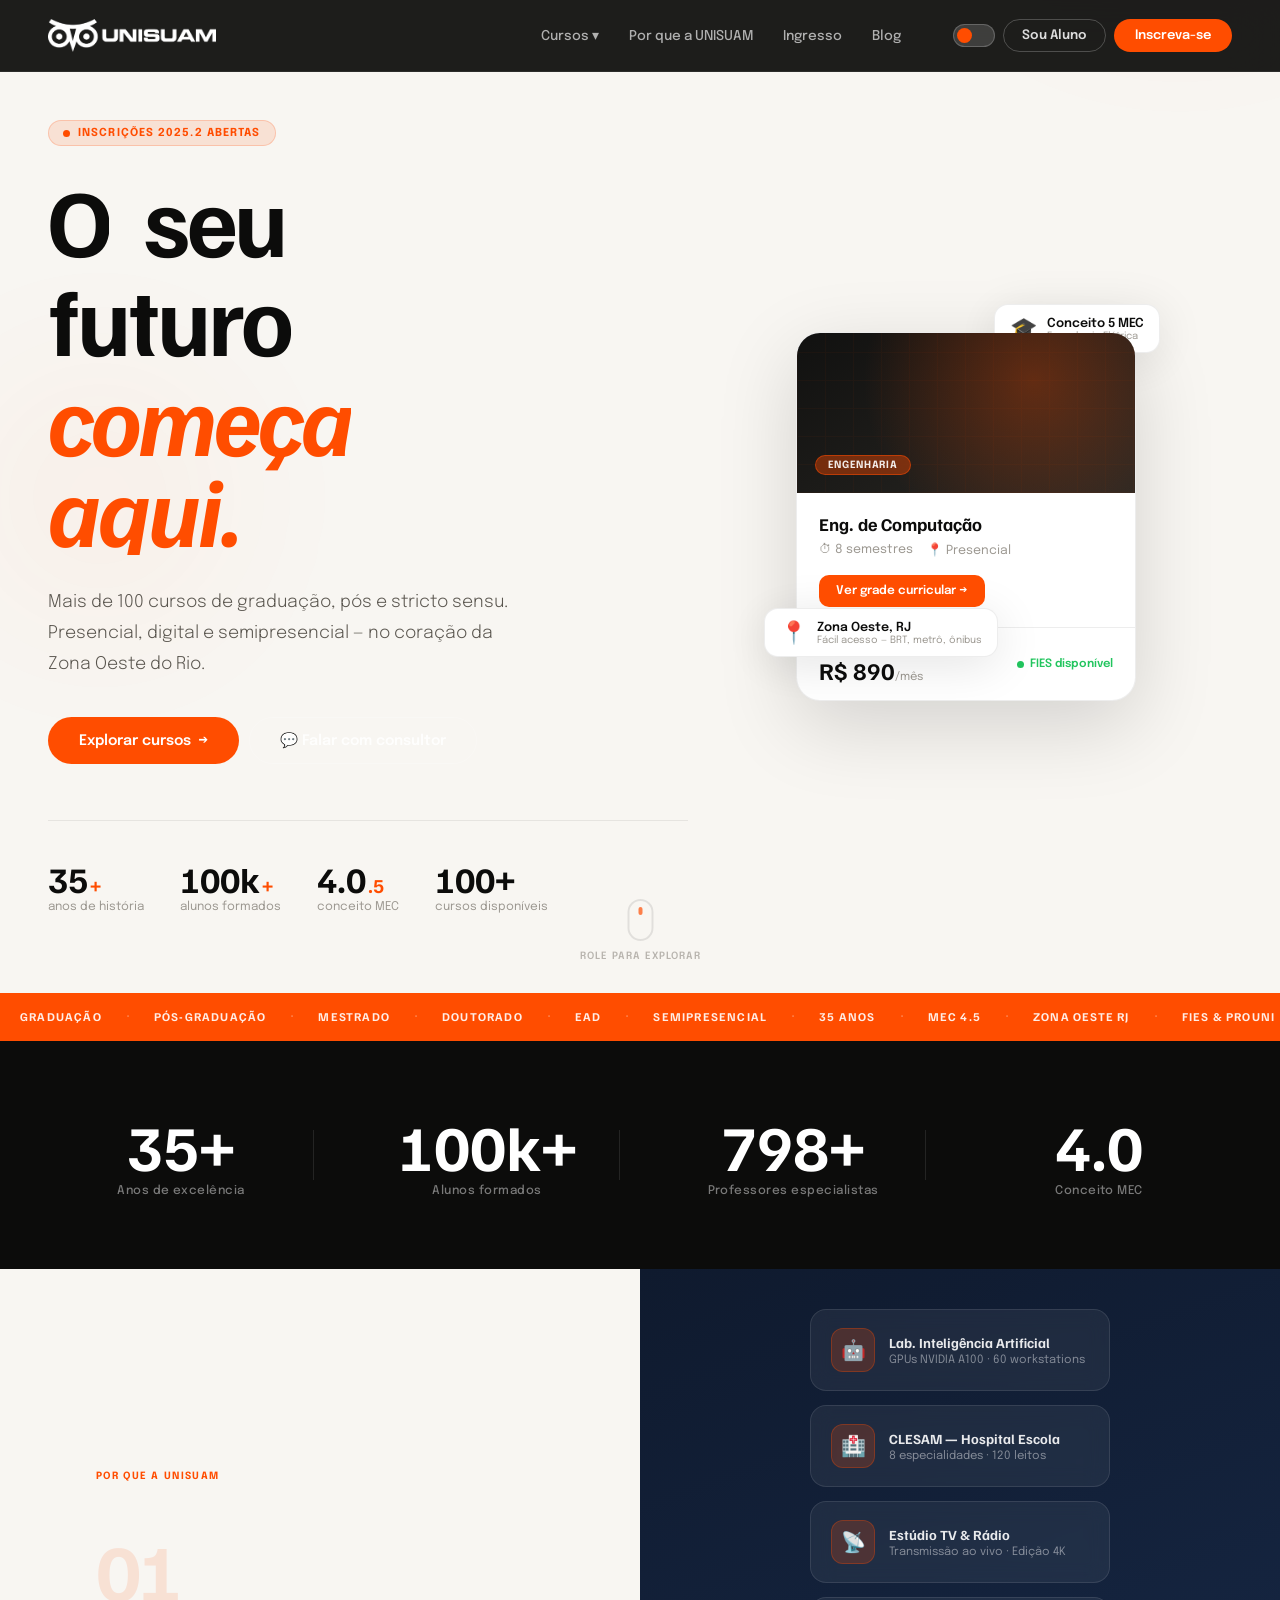
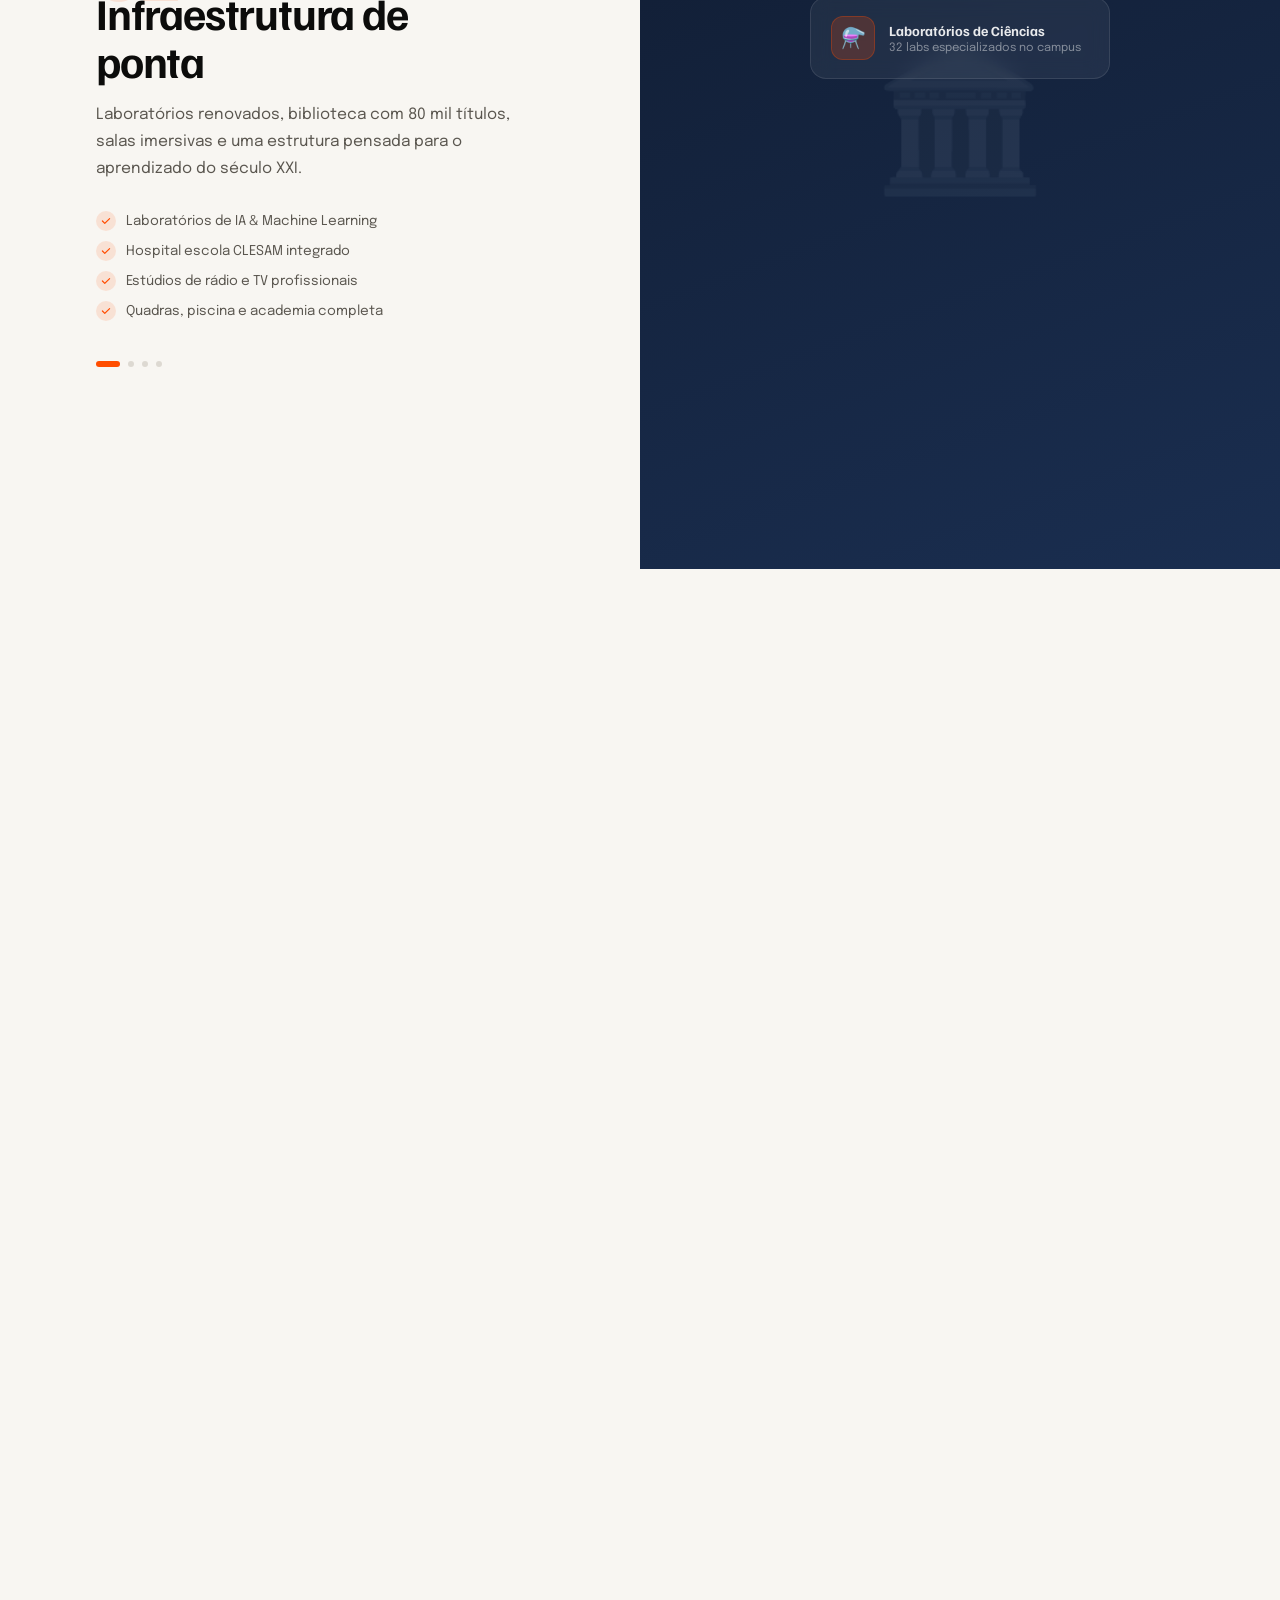
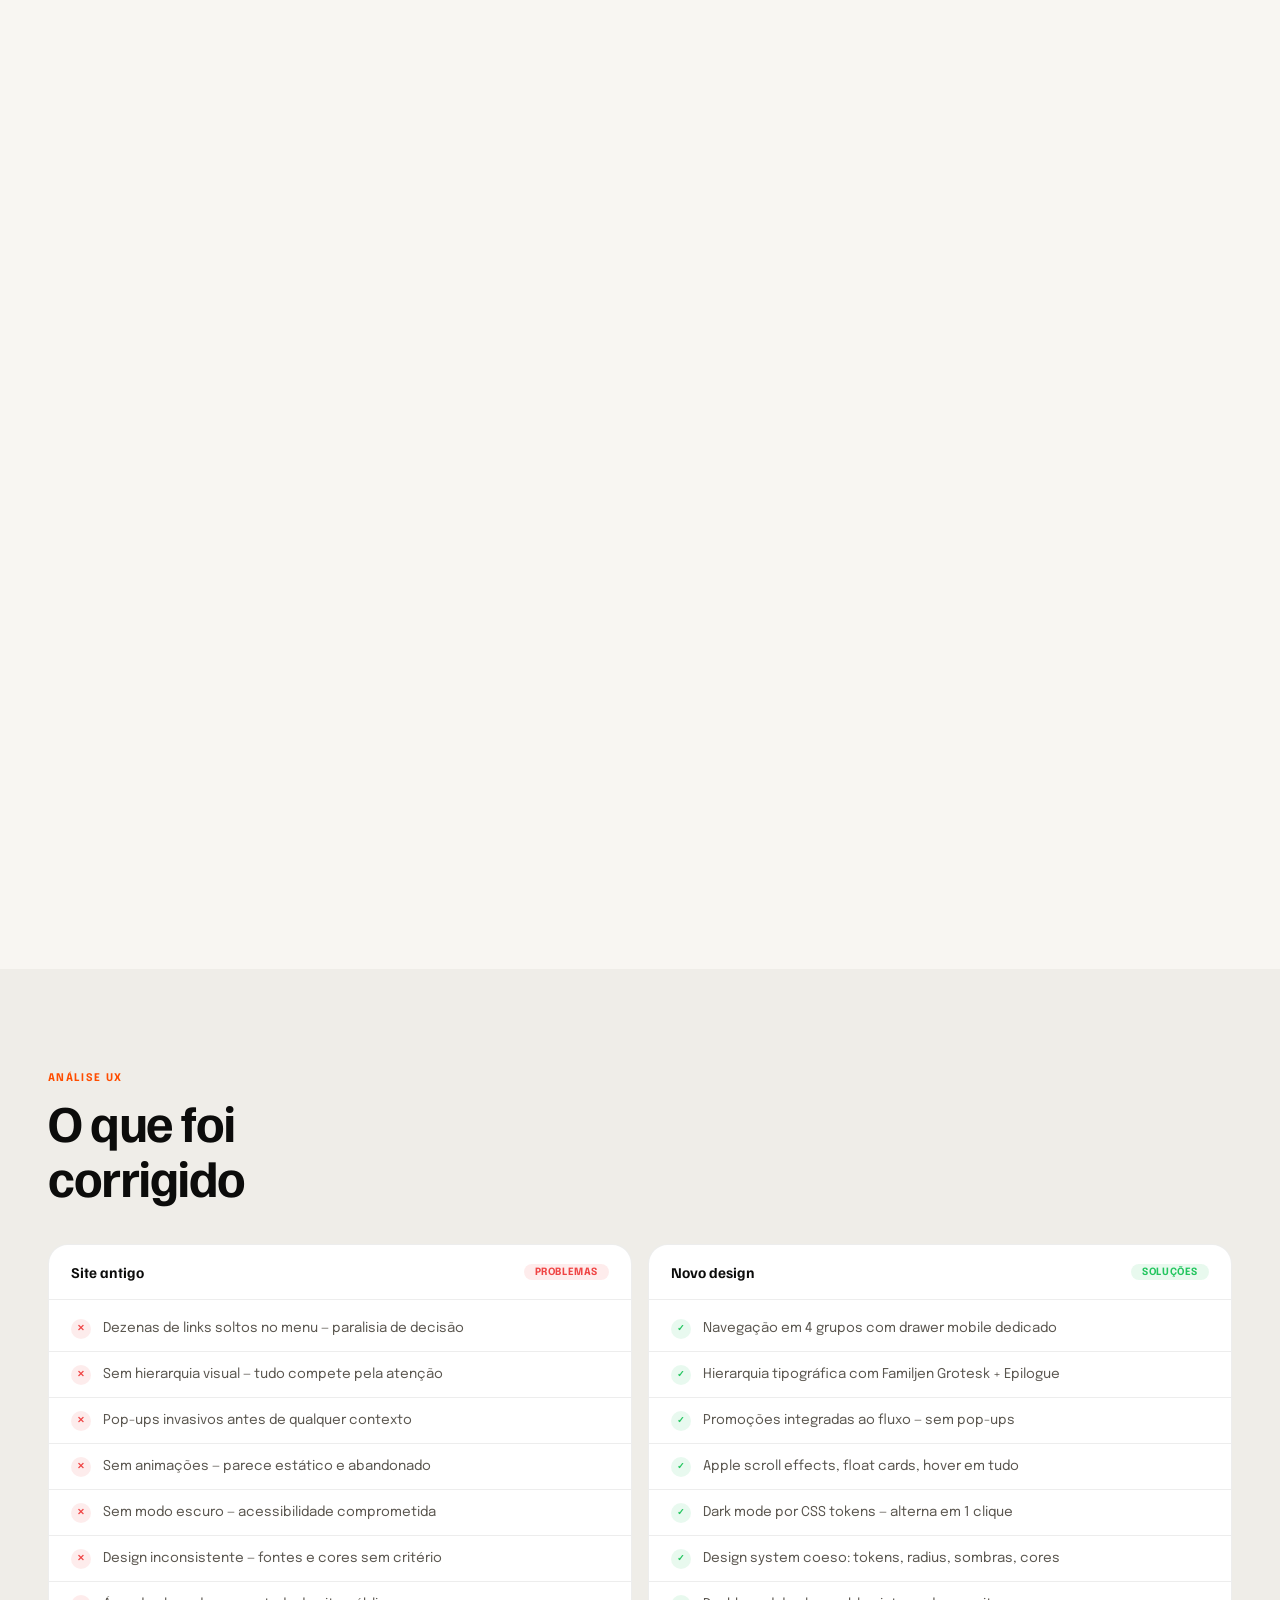
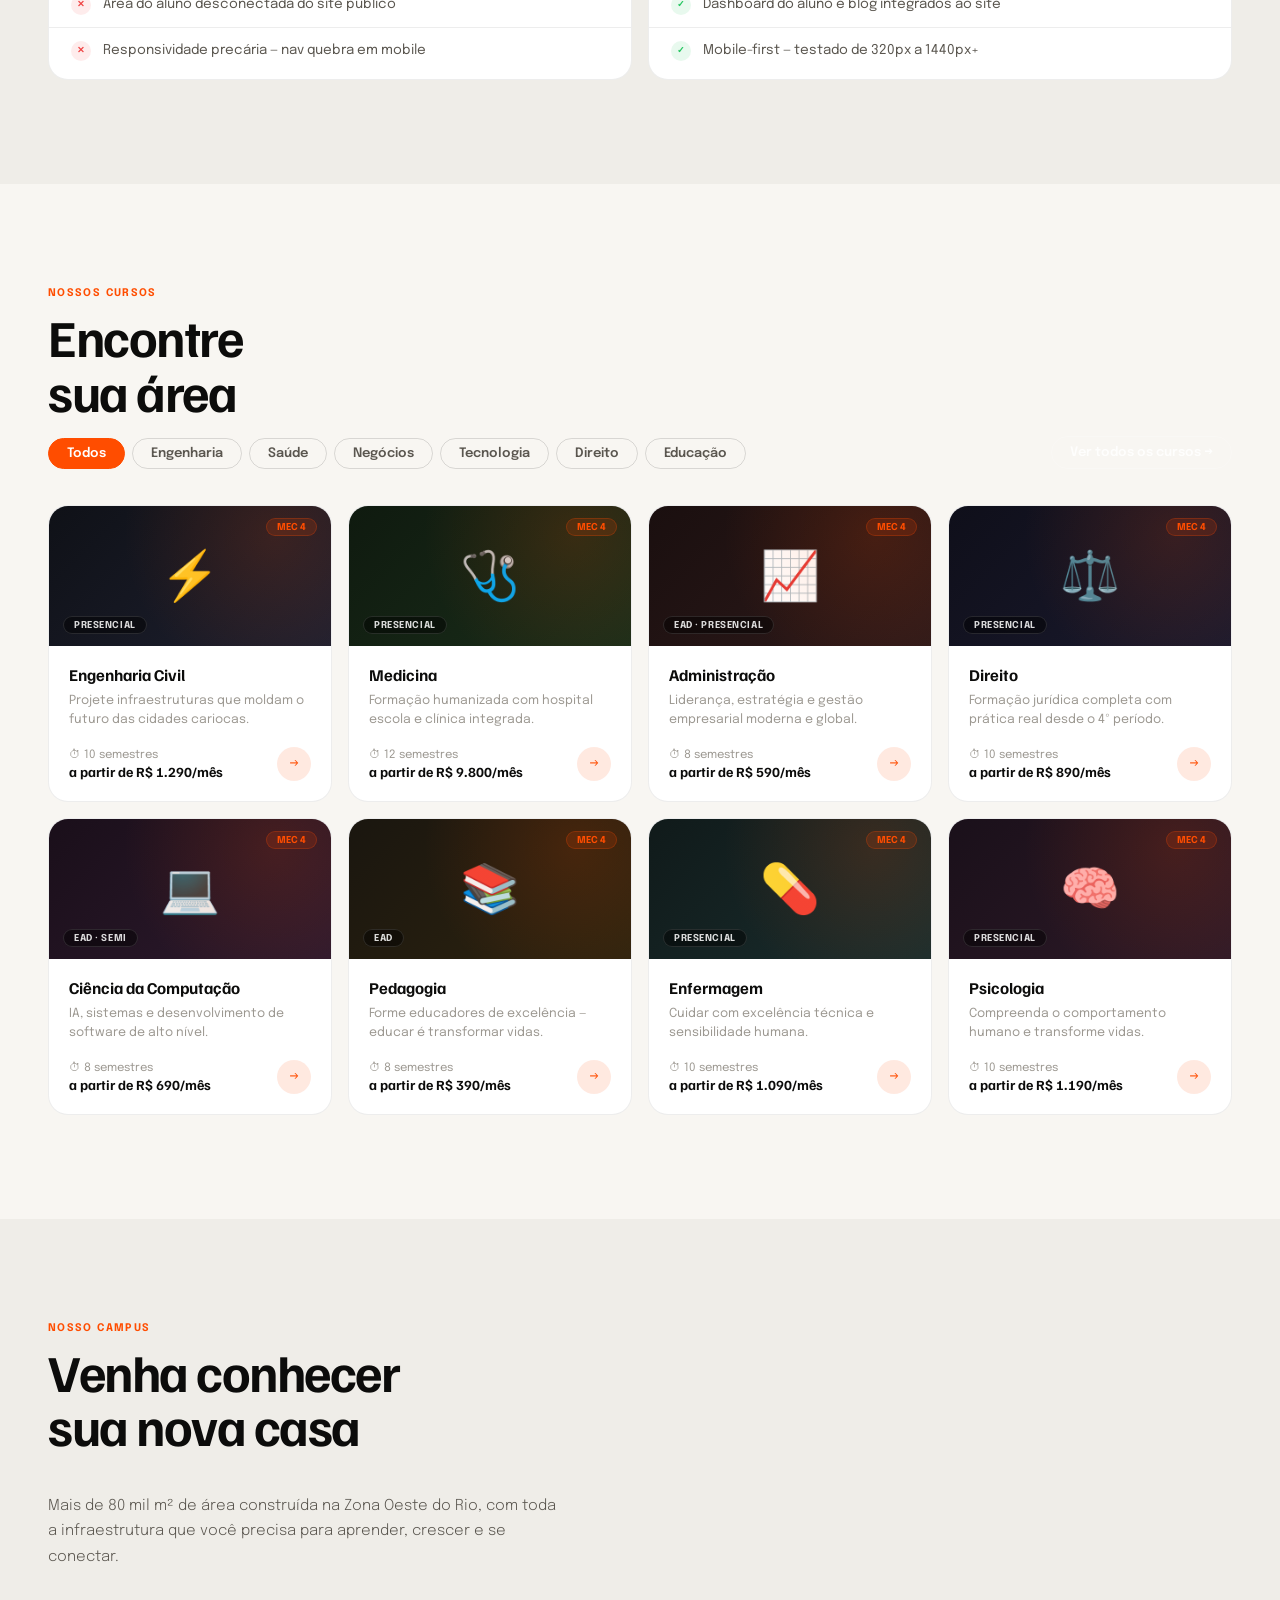
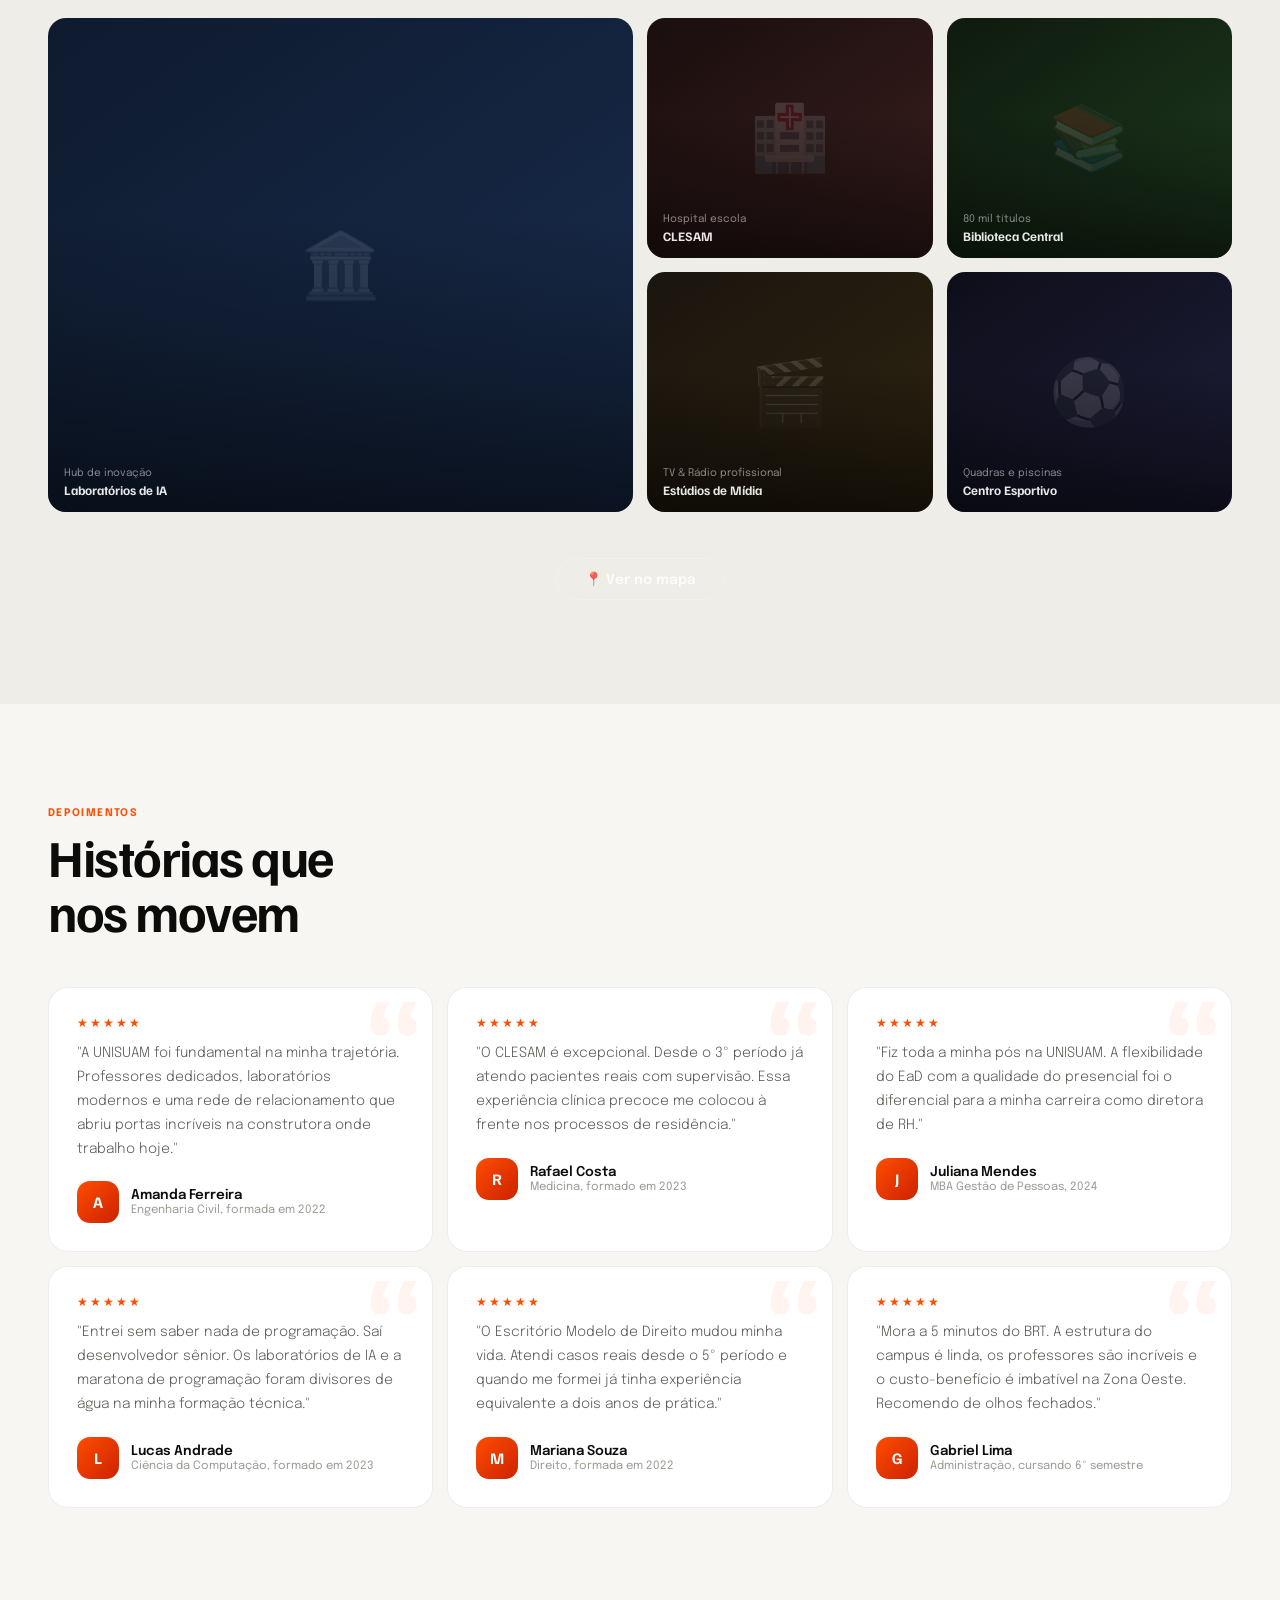
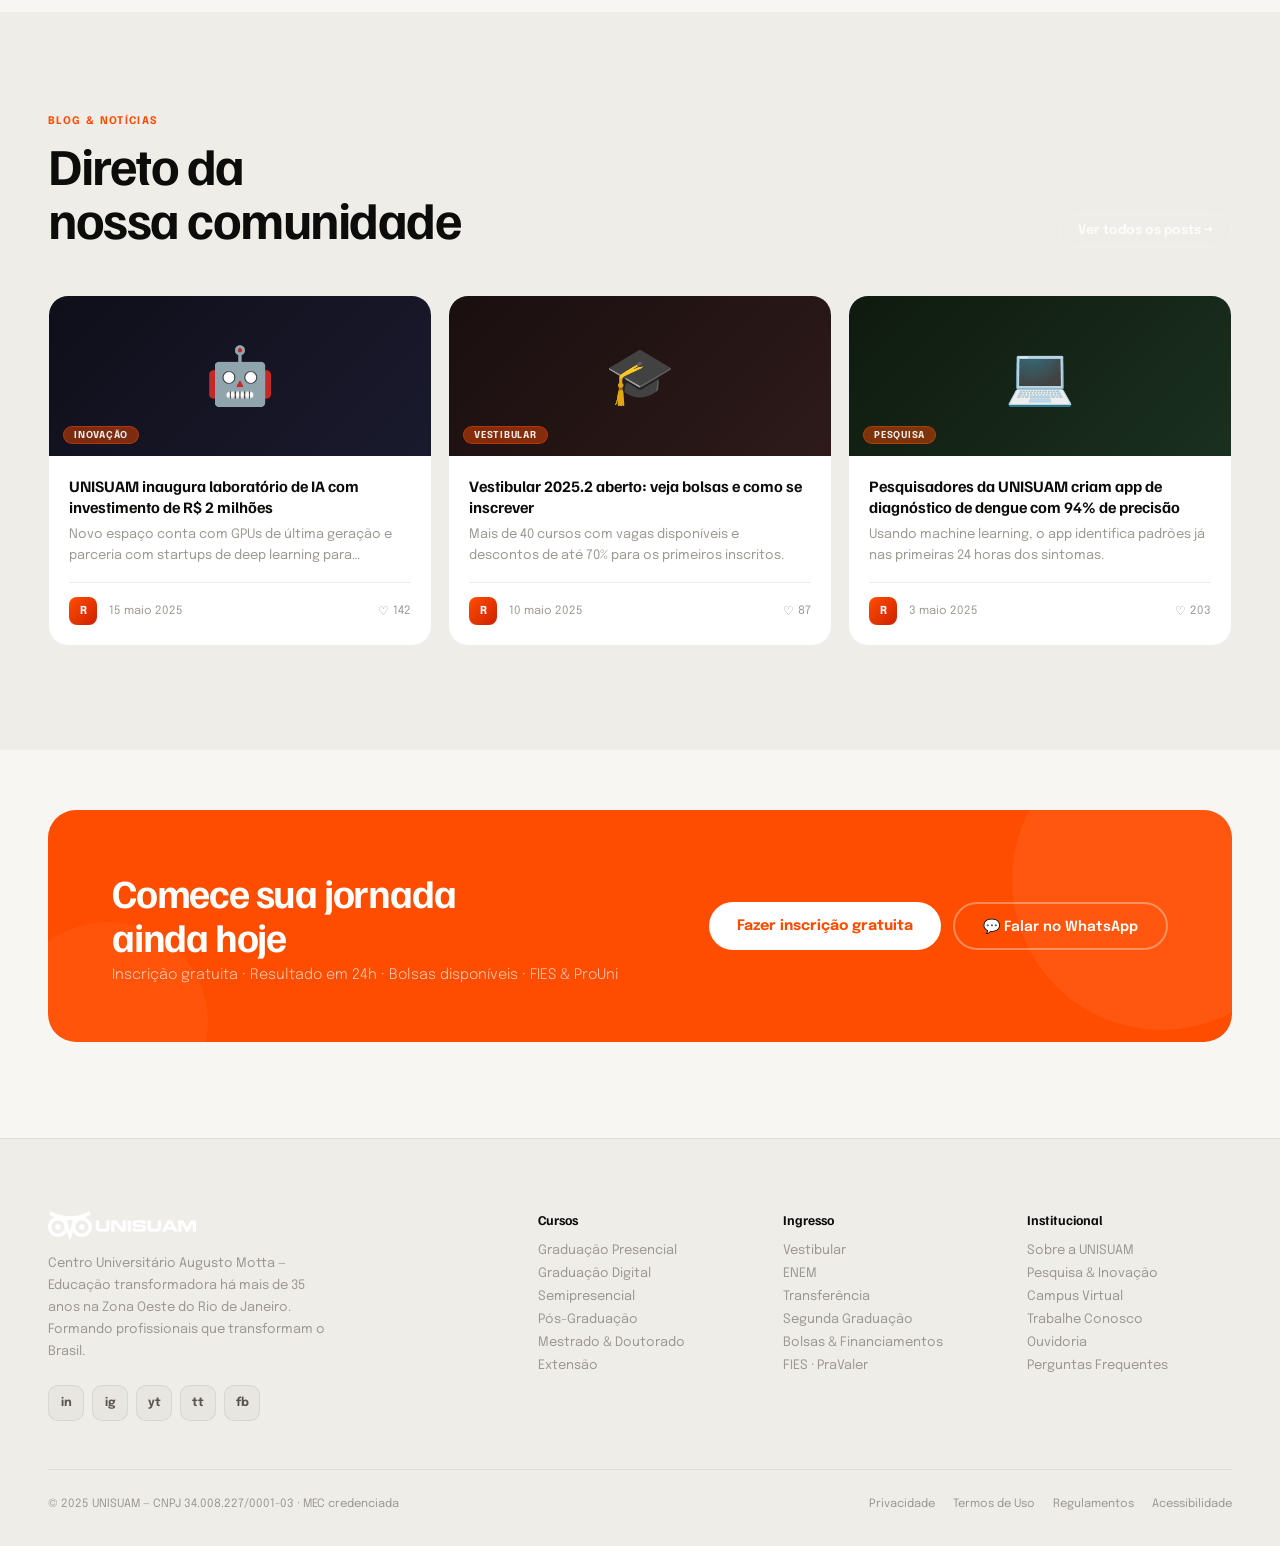
<file: index.html>
<!DOCTYPE html>
<html lang="pt-BR" data-theme="light">
<head>
<meta charset="UTF-8">
<meta name="viewport" content="width=device-width, initial-scale=1.0">
<meta name="description" content="UNISUAM — Centro Universitário Augusto Motta. Mais de 100 cursos de graduação, pós e stricto sensu no coração da Zona Oeste do Rio de Janeiro.">
<title>UNISUAM — Sua jornada começa aqui</title>
<link rel="preconnect" href="https://fonts.googleapis.com">
<link rel="preconnect" href="https://fonts.gstatic.com" crossorigin>
<link href="https://fonts.googleapis.com/css2?family=Familjen+Grotesk:ital,wght@0,400;0,600;0,700;1,400&family=Epilogue:ital,wght@0,300;0,400;0,500;1,300&display=swap" rel="stylesheet">
<style>
/* ── TOKENS ───────────────────────────────────── */
:root{--o:#FF4D00;--o2:#FF6B2B;--o3:#CC3D00;--og:rgba(255,77,0,.12);--og2:rgba(255,77,0,.06);--bg:#F8F6F2;--bg2:#EFEDE8;--card:#FFFFFF;--surf:#E8E6E1;--surf2:#DDD9D2;--t1:#0C0C0B;--t2:#5A564F;--t3:#9C9891;--brd:rgba(0,0,0,.07);--brd2:rgba(0,0,0,.13);--sh:0 2px 20px rgba(0,0,0,.07);--sh2:0 8px 48px rgba(0,0,0,.11);--sh3:0 24px 80px rgba(0,0,0,.15);--fd:'Familjen Grotesk',sans-serif;--fb:'Epilogue',sans-serif;--r:14px;--rs:8px;--rp:999px;--ease:cubic-bezier(.4,0,.2,1);--spring:cubic-bezier(.34,1.56,.64,1)}
[data-theme="dark"]{--bg:#0E0E0D;--bg2:#141412;--card:#1C1B19;--surf:#252420;--surf2:#2E2D29;--t1:#F2EFE9;--t2:#908C84;--t3:#5A564F;--brd:rgba(255,255,255,.06);--brd2:rgba(255,255,255,.11);--sh:0 2px 20px rgba(0,0,0,.35);--sh2:0 8px 48px rgba(0,0,0,.55);--sh3:0 24px 80px rgba(0,0,0,.7)}
*,*::before,*::after{box-sizing:border-box;margin:0;padding:0}
html{font-size:16px;scroll-behavior:smooth}
body{font-family:var(--fb);background:var(--bg);color:var(--t1);-webkit-font-smoothing:antialiased;overflow-x:hidden;transition:background .35s var(--ease),color .35s var(--ease)}
a{text-decoration:none;color:inherit}img{display:block;max-width:100%}button{cursor:pointer;border:none;background:none;font-family:inherit}
/* scroll bar */
#scroll-bar{position:fixed;top:0;left:0;right:0;height:3px;background:var(--o);transform-origin:left;transform:scaleX(0);z-index:9999;transition:transform .1s linear}
/* NAV */
.nav{position:fixed;inset:0 0 auto;z-index:500;height:64px;display:flex;align-items:center;padding:0 20px;gap:10px;background:rgba(10,10,9,.92);backdrop-filter:blur(22px);-webkit-backdrop-filter:blur(22px);border-bottom:1px solid rgba(255,255,255,.07);transition:background .4s var(--ease),backdrop-filter .4s,border-color .4s,height .3s}
[data-theme="dark"] .nav,[data-theme="light"] .nav{background:rgba(10,10,9,.92)}
.nav.scrolled{background:rgba(10,10,9,.92);backdrop-filter:blur(22px);-webkit-backdrop-filter:blur(22px);border-bottom-color:rgba(255,255,255,.07);height:60px}
[data-theme="dark"] .nav.scrolled,[data-theme="light"] .nav.scrolled{background:rgba(10,10,9,.92)}
.nav-logo{display:flex;align-items:center;flex-shrink:0;margin-right:auto;position:relative;z-index:1}
.nav-logo img{height:30px;width:auto;display:block;object-fit:contain;transition:opacity .2s}
.nav-logo img:hover{opacity:.85}
.nav-links{display:none;gap:2px;align-items:center}
@media(min-width:960px){.nav-links{display:flex}.nav{padding:0 48px;height:72px}.nav.scrolled{height:64px}.nav-logo img{height:34px}}
.nl{font-size:13.5px;font-weight:500;color:rgba(255,255,255,.65);padding:8px 14px;border-radius:var(--rs);transition:all .2s;white-space:nowrap}
.nl:hover{color:#fff;background:rgba(255,255,255,.08)}
.nl-drop{position:relative}
.nl-drop:hover .nl-dropdown{opacity:1;pointer-events:all;transform:translateX(-50%) translateY(0)}
.nl-dropdown{position:absolute;top:calc(100% + 8px);left:50%;transform:translateX(-50%) translateY(-8px);background:var(--card);border:1px solid var(--brd2);border-radius:14px;padding:8px;min-width:180px;box-shadow:var(--sh2);opacity:0;pointer-events:none;transition:all .25s var(--ease);z-index:100}
.nl-dropdown a{display:block;font-size:13px;color:var(--t2);padding:8px 12px;border-radius:8px;transition:all .15s}
.nl-dropdown a:hover{color:var(--t1);background:var(--surf)}
.nav-end{display:flex;align-items:center;gap:8px;margin-left:auto}
@media(min-width:960px){.nav-end{margin-left:28px}}
.t-pill{width:42px;height:23px;border-radius:var(--rp);background:rgba(255,255,255,.15);border:1px solid rgba(255,255,255,.2);position:relative;cursor:pointer;flex-shrink:0;transition:background .3s}
.t-pill::after{content:'';position:absolute;top:3px;left:3px;width:15px;height:15px;background:var(--o);border-radius:50%;transition:transform .3s var(--ease)}
[data-theme="dark"] .t-pill::after{transform:translateX(19px)}
.btn{display:inline-flex;align-items:center;justify-content:center;gap:7px;font-family:var(--fb);font-weight:600;font-size:13px;border-radius:var(--rp);transition:all .22s var(--ease);cursor:pointer;white-space:nowrap;position:relative;overflow:hidden}
.btn::after{content:'';position:absolute;inset:0;background:rgba(255,255,255,0);transition:background .2s}
.btn:hover::after{background:rgba(255,255,255,.08)}
.btn-ghost{padding:9px 18px;color:rgba(255,255,255,.85);border:1px solid rgba(255,255,255,.22);background:transparent}
.btn-ghost:hover{background:rgba(255,255,255,.1);border-color:rgba(255,255,255,.35);color:#fff}
.btn-fill{padding:9px 20px;background:var(--o);color:#fff;border:1px solid transparent}
.btn-fill:hover{background:var(--o2);transform:translateY(-2px);box-shadow:0 8px 28px rgba(255,77,0,.35)}
.ham{display:flex;flex-direction:column;justify-content:center;gap:5px;width:34px;height:34px;padding:5px;border-radius:9px;cursor:pointer;transition:background .2s}
.ham:hover{background:rgba(255,255,255,.1)}
.ham span{display:block;height:2px;border-radius:1px;background:#fff;transition:all .3s var(--ease);transform-origin:center}
.ham.open span:nth-child(1){transform:translateY(7px) rotate(45deg)}
.ham.open span:nth-child(2){opacity:0;transform:scaleX(0)}
.ham.open span:nth-child(3){transform:translateY(-7px) rotate(-45deg)}
@media(min-width:960px){.ham{display:none}}
.drawer{position:fixed;inset:64px 0 0;background:var(--bg);z-index:450;padding:16px 20px 32px;display:flex;flex-direction:column;gap:2px;transform:translateX(105%);transition:transform .4s var(--ease);overflow-y:auto;border-top:1px solid var(--brd)}
.drawer.open{transform:none}
@media(min-width:960px){.drawer{display:none!important}}
.drawer-link{font-size:16px;font-weight:600;color:var(--t2);padding:14px 16px;border-radius:12px;border-bottom:1px solid var(--brd);transition:all .2s;display:flex;align-items:center;justify-content:space-between}
.drawer-link::after{content:'→';font-size:14px;color:var(--t3)}
.drawer-link:hover{background:var(--surf);color:var(--t1);border-color:transparent}
.drawer-actions{display:flex;gap:10px;margin-top:20px;padding-top:20px;border-top:1px solid var(--brd)}
.drawer-actions .btn{flex:1;padding:14px;font-size:14px}
/* HERO */
.hero{min-height:100svh;position:relative;display:flex;flex-direction:column;justify-content:center;padding:110px 20px 80px;overflow:hidden}
.hero-bg-orb{position:absolute;border-radius:50%;pointer-events:none;filter:blur(80px);opacity:.3}
.orb-1{width:600px;height:600px;background:radial-gradient(circle,rgba(255,77,0,.4) 0%,transparent 70%);top:-200px;right:-200px;animation:orb-drift 12s ease-in-out infinite}
.orb-2{width:400px;height:400px;background:radial-gradient(circle,rgba(255,77,0,.2) 0%,transparent 70%);bottom:-100px;left:-100px;animation:orb-drift 16s ease-in-out infinite reverse}
@keyframes orb-drift{0%,100%{transform:translate(0,0) scale(1)}33%{transform:translate(30px,-20px) scale(1.05)}66%{transform:translate(-20px,30px) scale(.95)}}
@media(min-width:960px){.hero{display:grid;grid-template-columns:55% 45%;align-items:center;gap:0;padding:120px 48px 80px;max-width:1320px;margin:0 auto;min-height:100vh}}
.hero-left{position:relative;z-index:1;max-width:640px}
.hero-chip{display:inline-flex;align-items:center;gap:8px;font-size:11px;font-weight:700;letter-spacing:.1em;text-transform:uppercase;color:var(--o);background:var(--og);border:1px solid rgba(255,77,0,.2);padding:6px 14px;border-radius:var(--rp);margin-bottom:28px;opacity:0;transform:translateY(20px);animation:slide-up .6s var(--ease) .2s forwards}
.hero-chip i{width:7px;height:7px;border-radius:50%;background:var(--o);animation:blink 2.2s ease-in-out infinite;flex-shrink:0;font-style:normal}
@keyframes blink{0%,100%{opacity:1}50%{opacity:.25}}
@keyframes slide-up{to{opacity:1;transform:none}}
.hero-h1{font-family:var(--fd);font-size:clamp(52px,10vw,96px);font-weight:700;line-height:.95;letter-spacing:-3px;color:var(--t1);margin-bottom:24px}
.hero-h1 .word{overflow:hidden;display:inline-block;margin-right:.2em}
.hero-h1 .word span{display:inline-block;transform:translateY(110%);transition:transform .7s var(--ease)}
.hero-h1.revealed .word span{transform:none}
.hero-h1 em{font-style:italic;color:var(--o)}
.hero-p{font-size:clamp(15px,2vw,17.5px);font-weight:300;color:var(--t2);line-height:1.75;max-width:460px;margin-bottom:38px;opacity:0;animation:slide-up .6s var(--ease) .8s forwards}
.hero-btns{display:flex;flex-wrap:wrap;gap:10px;margin-bottom:56px;opacity:0;animation:slide-up .6s var(--ease) 1s forwards}
.hero-btns .btn{font-size:14.5px;padding:14px 30px}
.hero-data{display:flex;flex-wrap:wrap;gap:36px;padding-top:40px;border-top:1px solid var(--brd);opacity:0;animation:slide-up .6s var(--ease) 1.2s forwards}
.hd-num{font-family:var(--fd);font-size:36px;font-weight:700;line-height:1;color:var(--t1);margin-bottom:4px;display:flex;align-items:baseline;gap:2px}
.hd-num sup{color:var(--o);font-size:.55em;font-weight:700}
.hd-lbl{font-size:12px;color:var(--t3)}
.hero-right{position:relative;display:flex;justify-content:center;align-items:center;padding-top:60px;min-height:480px}
@media(min-width:960px){.hero-right{padding-top:0;min-height:0}}
.hero-visual-wrap{position:relative;width:min(340px,90vw);opacity:0;animation:slide-up .8s var(--ease) .6s forwards}
.hv-card{background:var(--card);border:1px solid var(--brd);border-radius:24px;box-shadow:var(--sh3);overflow:hidden;animation:float 7s ease-in-out infinite}
@keyframes float{0%,100%{transform:translateY(0)}50%{transform:translateY(-12px)}}
.hvc-top{height:160px;background:linear-gradient(145deg,#111110 0%,#2a2824 100%);position:relative;overflow:hidden;display:flex;align-items:flex-end;padding:18px}
.hvc-top::before{content:'';position:absolute;inset:0;background:radial-gradient(circle at 70% 30%,rgba(255,77,0,.3) 0%,transparent 65%)}
.hvc-mono{position:absolute;inset:0;opacity:.04;background-image:repeating-linear-gradient(0deg,var(--o) 0,var(--o) 1px,transparent 1px,transparent 28px),repeating-linear-gradient(90deg,var(--o) 0,var(--o) 1px,transparent 1px,transparent 28px)}
.hvc-badge{position:relative;z-index:1;font-size:10px;font-weight:700;letter-spacing:.07em;text-transform:uppercase;color:rgba(255,255,255,.9);background:rgba(255,77,0,.4);backdrop-filter:blur(8px);border:1px solid rgba(255,77,0,.5);padding:4px 12px;border-radius:var(--rp)}
.hvc-body{padding:20px 22px}
.hvc-name{font-family:var(--fd);font-size:18px;font-weight:700;color:var(--t1);margin-bottom:7px}
.hvc-meta{display:flex;gap:14px;font-size:12.5px;color:var(--t3);margin-bottom:18px}
.hvc-foot{display:flex;align-items:center;justify-content:space-between;padding:15px 22px;border-top:1px solid var(--brd)}
.hvc-price small{display:block;font-size:10px;color:var(--t3);margin-bottom:2px}
.hvc-price strong{font-family:var(--fd);font-size:24px;font-weight:700;color:var(--t1)}
.hvc-price span{font-size:11.5px;color:var(--t3)}
.hvc-avail{display:flex;align-items:center;gap:6px;font-size:11.5px;font-weight:600;color:#22c55e}
.hvc-avail::before{content:'';width:7px;height:7px;border-radius:50%;background:#22c55e;flex-shrink:0}
.fchip{position:absolute;background:var(--card);border:1px solid var(--brd);border-radius:14px;padding:11px 15px;box-shadow:var(--sh2);display:flex;align-items:center;gap:10px}
.fchip-1{top:-28px;right:-24px;animation:drift1 9s ease-in-out infinite}
.fchip-2{bottom:44px;left:-32px;animation:drift2 11s ease-in-out infinite}
@keyframes drift1{0%,100%{transform:translateY(0) rotate(-1deg)}50%{transform:translateY(-8px) rotate(-1deg)}}
@keyframes drift2{0%,100%{transform:translateY(0) rotate(1deg)}50%{transform:translateY(-6px) rotate(1deg)}}
.fchip-icon{font-size:22px;flex-shrink:0}
.fchip-text{font-size:12.5px;font-weight:600;color:var(--t1);white-space:nowrap}
.fchip-sub{font-size:10px;color:var(--t3);margin-top:1px}
.hero-scroll-hint{position:absolute;bottom:32px;left:50%;transform:translateX(-50%);display:flex;flex-direction:column;align-items:center;gap:10px;opacity:0;animation:fade-in 1s var(--ease) 1.8s forwards}
@keyframes fade-in{to{opacity:.7}}
.scroll-wheel{width:26px;height:42px;border:2px solid var(--brd2);border-radius:var(--rp);position:relative}
.scroll-wheel::after{content:'';position:absolute;top:6px;left:50%;transform:translateX(-50%);width:4px;height:8px;background:var(--o);border-radius:var(--rp);animation:wheel 2s ease-in-out infinite}
@keyframes wheel{0%{opacity:1;transform:translateX(-50%) translateY(0)}100%{opacity:0;transform:translateX(-50%) translateY(16px)}}
.hero-scroll-hint span{font-size:10px;font-weight:600;color:var(--t3);letter-spacing:.1em;text-transform:uppercase}
/* TAPE */
.tape{overflow:hidden;background:var(--o);padding:15px 0;white-space:nowrap}
.tape-track{display:inline-flex;animation:tape 24s linear infinite}
.tape-item{font-family:var(--fd);font-size:12px;font-weight:700;letter-spacing:.1em;text-transform:uppercase;color:rgba(255,255,255,.9);padding:0 20px;display:inline-block}
.tape-dot{color:rgba(255,255,255,.3);padding:0 4px;display:inline-block}
@keyframes tape{to{transform:translateX(-50%)}}
/* METRICS */
.metrics{background:var(--t1);padding:56px 20px}
@media(min-width:960px){.metrics{padding:72px 48px}}
.metrics-inner{max-width:1320px;margin:0 auto;display:grid;grid-template-columns:repeat(2,1fr);gap:40px}
@media(min-width:640px){.metrics-inner{grid-template-columns:repeat(4,1fr)}}
.metric{text-align:center;position:relative}
.metric::after{content:'';position:absolute;right:0;top:20%;bottom:20%;width:1px;background:rgba(255,255,255,.1)}
.metric:last-child::after{display:none}
.metric-num{font-family:var(--fd);font-size:clamp(40px,6vw,64px);font-weight:700;line-height:1;color:#fff;margin-bottom:8px;display:flex;align-items:baseline;justify-content:center;gap:4px}
.metric-num sup{color:var(--o);font-size:.5em;font-weight:700}
.metric-lbl{font-size:12px;color:rgba(255,255,255,.45);font-weight:500;letter-spacing:.04em}
/* STICKY FEATURES */
.features-wrap{position:relative}
.fs-track{height:500vh;position:relative}
.fs-sticky{position:sticky;top:0;height:100vh;overflow:hidden;display:flex;align-items:stretch}
.fs-left{position:relative;width:50%;display:flex;flex-direction:column;justify-content:center;padding:60px 48px;background:var(--bg);z-index:2}
@media(min-width:1200px){.fs-left{padding:80px 80px 80px 96px}}
.fs-eyebrow{font-size:10px;font-weight:700;letter-spacing:.13em;text-transform:uppercase;color:var(--o);margin-bottom:48px}
.fs-item{position:absolute;opacity:0;transform:translateY(40px);transition:opacity .5s var(--ease),transform .5s var(--ease);pointer-events:none;padding:0 48px 0 0}
.fs-item.active{opacity:1;transform:none;position:relative;pointer-events:all}
.fs-item-num{font-family:var(--fd);font-size:80px;font-weight:700;color:var(--og);line-height:1;margin-bottom:-20px;letter-spacing:-3px}
.fs-item h2{font-family:var(--fd);font-size:clamp(28px,3.5vw,44px);font-weight:700;letter-spacing:-1.2px;line-height:1.08;color:var(--t1);margin-bottom:18px}
.fs-item p{font-size:15.5px;color:var(--t2);line-height:1.75;max-width:420px;margin-bottom:28px}
.fs-item ul{list-style:none;display:flex;flex-direction:column;gap:10px}
.fs-item ul li{display:flex;align-items:center;gap:10px;font-size:13.5px;color:var(--t2)}
.fs-item ul li::before{content:'';width:20px;height:20px;border-radius:50%;flex-shrink:0;background:var(--og) url("data:image/svg+xml,%3Csvg xmlns='http://www.w3.org/2000/svg' viewBox='0 0 20 20' fill='%23FF4D00'%3E%3Cpath d='M16.707 5.293a1 1 0 010 1.414l-8 8a1 1 0 01-1.414 0l-4-4a1 1 0 011.414-1.414L8 12.586l7.293-7.293a1 1 0 011.414 0z'/%3E%3C/svg%3E") center/12px no-repeat}
.fs-dots{display:flex;gap:8px;margin-top:40px}
.fs-dot{width:6px;height:6px;border-radius:50%;background:var(--surf2);transition:all .3s;cursor:pointer}
.fs-dot.on{width:24px;border-radius:3px;background:var(--o)}
.fs-right{width:50%;position:relative;overflow:hidden}
.fs-visual{position:absolute;inset:0;opacity:0;transition:opacity .6s var(--ease);display:flex;align-items:center;justify-content:center}
.fs-visual.active{opacity:1}
.fs-visual-inner{width:100%;height:100%;position:relative;overflow:hidden}
.fsv-1{background:linear-gradient(160deg,#0f1a2e 0%,#1a2e50 100%)}
.fsv-2{background:linear-gradient(160deg,#0f1f0f 0%,#1a3020 100%)}
.fsv-3{background:linear-gradient(160deg,#1a1a0f 0%,#2e2c10 100%)}
.fsv-4{background:linear-gradient(160deg,#1f0f1f 0%,#2e1030 100%)}
.fsv-icon{font-size:140px;opacity:.08;position:absolute;top:50%;left:50%;transform:translate(-50%,-50%)}
.fsv-cards{position:relative;z-index:1;display:flex;flex-direction:column;gap:14px;padding:40px;width:100%;max-width:380px;margin:0 auto}
.fsv-card{background:rgba(255,255,255,.06);border:1px solid rgba(255,255,255,.1);border-radius:16px;padding:18px 20px;backdrop-filter:blur(10px);display:flex;align-items:center;gap:14px}
.fsv-card-icon{width:44px;height:44px;border-radius:12px;background:rgba(255,77,0,.2);border:1px solid rgba(255,77,0,.3);display:flex;align-items:center;justify-content:center;font-size:20px;flex-shrink:0}
.fsv-card-title{font-family:var(--fd);font-size:14px;font-weight:700;color:rgba(255,255,255,.9);margin-bottom:3px}
.fsv-card-sub{font-size:11.5px;color:rgba(255,255,255,.45)}
@media(max-width:900px){.fs-track{height:auto}.fs-sticky{position:relative;height:auto;flex-direction:column}.fs-left{width:100%;padding:60px 24px 40px}.fs-right{width:100%;height:360px}.fs-item{position:static!important;opacity:1!important;transform:none!important;display:none}.fs-item.active{display:block}.fs-dots{justify-content:flex-start}}
/* SHARED */
.section-inner{max-width:1320px;margin:0 auto}
.eyebrow{font-size:10.5px;font-weight:700;letter-spacing:.13em;text-transform:uppercase;color:var(--o);margin-bottom:12px;display:block}
.sec-h2{font-family:var(--fd);font-size:clamp(30px,4.5vw,52px);font-weight:700;letter-spacing:-1.5px;line-height:1.05;color:var(--t1);margin-bottom:40px}
/* CRITIQUE */
.critique{padding:80px 20px;background:var(--bg2)}
@media(min-width:960px){.critique{padding:104px 48px}}
.crit-inner{max-width:1320px;margin:0 auto}
.crit-grid{display:grid;gap:16px}
@media(min-width:640px){.crit-grid{grid-template-columns:1fr 1fr}}
.crit-card{background:var(--card);border-radius:20px;border:1px solid var(--brd);overflow:hidden}
.crit-head{padding:18px 22px;border-bottom:1px solid var(--brd);display:flex;align-items:center;justify-content:space-between}
.crit-head h3{font-family:var(--fd);font-size:15px;font-weight:700;color:var(--t1)}
.ctag{font-size:10px;font-weight:700;letter-spacing:.06em;text-transform:uppercase;padding:3px 11px;border-radius:var(--rp)}
.ctag-bad{background:rgba(239,68,68,.1);color:#ef4444}
.ctag-good{background:rgba(34,197,94,.1);color:#22c55e}
.crit-items{list-style:none;padding:6px 0}
.ci{display:flex;align-items:flex-start;gap:12px;padding:12px 22px;font-size:13.5px;color:var(--t2);line-height:1.55;border-bottom:1px solid var(--brd);transition:background .15s}
.ci:last-child{border-bottom:none}
.ci:hover{background:var(--bg2)}
.ci-icon{width:20px;height:20px;border-radius:50%;display:flex;align-items:center;justify-content:center;font-size:9px;font-weight:800;flex-shrink:0;margin-top:1px}
.ci-icon.bad{background:rgba(239,68,68,.1);color:#ef4444}
.ci-icon.good{background:rgba(34,197,94,.1);color:#22c55e}
/* COURSES */
.courses{padding:80px 20px}
@media(min-width:960px){.courses{padding:104px 48px}}
.courses-top{display:flex;flex-direction:column;gap:20px;margin-bottom:36px}
@media(min-width:640px){.courses-top{flex-direction:row;align-items:flex-end;justify-content:space-between}}
.pills{display:flex;flex-wrap:wrap;gap:7px;margin-top:18px}
.pill{font-size:13px;font-weight:600;padding:8px 18px;border-radius:var(--rp);border:1px solid var(--brd2);color:var(--t2);background:transparent;cursor:pointer;transition:all .2s}
.pill:hover,.pill.on{background:var(--o);color:#fff;border-color:var(--o)}
@media(max-width:639px){.c-scroll-wrap{overflow-x:auto;scroll-snap-type:x mandatory;-webkit-overflow-scrolling:touch;margin:0 -20px;padding:0 20px 16px;scrollbar-width:none}.c-scroll-wrap::-webkit-scrollbar{display:none}.c-grid{display:flex;gap:14px;width:max-content}.c-card{width:270px;scroll-snap-align:start}}
@media(min-width:640px){.c-grid{display:grid;grid-template-columns:repeat(auto-fill,minmax(270px,1fr));gap:16px}}
.c-card{background:var(--card);border:1px solid var(--brd);border-radius:20px;overflow:hidden;cursor:pointer;transition:transform .28s var(--ease),box-shadow .28s var(--ease),border-color .28s;position:relative}
.c-card:hover{transform:translateY(-6px) scale(1.01);box-shadow:var(--sh3);border-color:rgba(255,77,0,.25)}
.c-card.hidden{display:none}
.c-thumb{height:140px;display:flex;align-items:center;justify-content:center;font-size:48px;position:relative;overflow:hidden}
.ct-1{background:linear-gradient(135deg,#0f1117 0%,#1e2030 100%)}
.ct-2{background:linear-gradient(135deg,#0f1a0f 0%,#1a2e1a 100%)}
.ct-3{background:linear-gradient(135deg,#1a0f0f 0%,#2e1a1a 100%)}
.ct-4{background:linear-gradient(135deg,#0f0f1a 0%,#1a1a2e 100%)}
.ct-5{background:linear-gradient(135deg,#1a0f1a 0%,#2e1a2e 100%)}
.ct-6{background:linear-gradient(135deg,#1a160f 0%,#2e240f 100%)}
.ct-7{background:linear-gradient(135deg,#101a1a 0%,#1a2e2e 100%)}
.ct-8{background:linear-gradient(135deg,#1a101a 0%,#2e1a28 100%)}
.c-thumb::after{content:'';position:absolute;inset:0;background:radial-gradient(circle at 80% 20%,rgba(255,77,0,.15) 0%,transparent 60%)}
.c-modal-tag{position:absolute;bottom:12px;left:14px;font-size:9.5px;font-weight:700;letter-spacing:.06em;text-transform:uppercase;color:rgba(255,255,255,.85);background:rgba(0,0,0,.45);backdrop-filter:blur(6px);border:1px solid rgba(255,255,255,.12);padding:3px 10px;border-radius:var(--rp);z-index:1}
.c-mec{position:absolute;top:12px;right:14px;font-size:9.5px;font-weight:700;color:var(--o);background:rgba(255,77,0,.15);backdrop-filter:blur(6px);border:1px solid rgba(255,77,0,.25);padding:3px 10px;border-radius:var(--rp);z-index:1}
.c-body{padding:18px 20px 20px}
.c-name{font-family:var(--fd);font-size:16.5px;font-weight:700;color:var(--t1);margin-bottom:6px}
.c-desc{font-size:12.5px;color:var(--t3);line-height:1.55;margin-bottom:16px;min-height:40px}
.c-foot{display:flex;align-items:center;justify-content:space-between}
.c-meta{display:flex;flex-direction:column;gap:2px}
.c-dur{font-size:11.5px;color:var(--t3)}
.c-price{font-family:var(--fd);font-size:14px;font-weight:700;color:var(--t1)}
.c-arrow{width:34px;height:34px;border-radius:50%;background:var(--og);color:var(--o);display:flex;align-items:center;justify-content:center;font-size:14px;transition:all .22s;flex-shrink:0}
.c-card:hover .c-arrow{background:var(--o);color:#fff;transform:scale(1.1)}
/* MODAL */
.modal-overlay{position:fixed;inset:0;background:rgba(12,12,11,.6);backdrop-filter:blur(8px);z-index:800;display:flex;align-items:flex-end;opacity:0;pointer-events:none;transition:opacity .3s var(--ease)}
@media(min-width:640px){.modal-overlay{align-items:center;justify-content:center}}
.modal-overlay.open{opacity:1;pointer-events:all}
.modal-box{background:var(--card);border-radius:28px 28px 0 0;width:100%;max-height:92vh;overflow-y:auto;transform:translateY(100%);transition:transform .45s var(--spring)}
@media(min-width:640px){.modal-box{border-radius:28px;width:min(900px,95vw);max-height:88vh;transform:translateY(40px) scale(.97)}}
.modal-overlay.open .modal-box{transform:none}
.modal-handle{width:40px;height:5px;background:var(--surf2);border-radius:var(--rp);margin:12px auto 0}
@media(min-width:640px){.modal-handle{display:none}}
.modal-hero{height:180px;position:relative;overflow:hidden;display:flex;align-items:flex-end;padding:20px 28px}
@media(min-width:640px){.modal-hero{height:220px}}
.modal-hero-emoji{font-size:80px;position:absolute;top:50%;right:32px;transform:translateY(-50%);opacity:.18}
.modal-hero-badge{position:relative;z-index:1;font-size:11px;font-weight:700;letter-spacing:.07em;text-transform:uppercase;color:rgba(255,255,255,.9);background:rgba(255,77,0,.4);backdrop-filter:blur(8px);border:1px solid rgba(255,77,0,.5);padding:5px 14px;border-radius:var(--rp)}
.modal-body{padding:24px 28px 36px}
@media(min-width:640px){.modal-body{padding:32px 40px 48px}}
.modal-close{position:absolute;top:16px;right:16px;width:34px;height:34px;border-radius:50%;background:rgba(0,0,0,.3);backdrop-filter:blur(6px);color:#fff;font-size:16px;display:flex;align-items:center;justify-content:center;cursor:pointer;z-index:10;transition:all .2s}
.modal-close:hover{background:rgba(255,77,0,.5);transform:scale(1.1)}
.modal-title{font-family:var(--fd);font-size:clamp(22px,4vw,32px);font-weight:700;letter-spacing:-.8px;color:var(--t1);margin-bottom:8px}
.modal-meta{display:flex;flex-wrap:wrap;gap:14px;margin-bottom:24px}
.modal-meta span{font-size:13px;color:var(--t2);display:flex;align-items:center;gap:5px}
.modal-tabs{display:flex;gap:4px;border-bottom:1px solid var(--brd);margin-bottom:28px;overflow-x:auto;scrollbar-width:none}
.modal-tabs::-webkit-scrollbar{display:none}
.mtab{font-size:13px;font-weight:600;padding:10px 16px;color:var(--t3);border-bottom:2px solid transparent;white-space:nowrap;cursor:pointer;transition:all .2s;margin-bottom:-1px}
.mtab.on{color:var(--o);border-bottom-color:var(--o)}
.mtab:hover{color:var(--t1)}
.modal-panel{display:none}
.modal-panel.on{display:block}
.curriculum-grid{display:grid;gap:12px}
@media(min-width:640px){.curriculum-grid{grid-template-columns:1fr 1fr}}
.sem-block{background:var(--bg2);border-radius:14px;padding:16px 18px;border:1px solid var(--brd)}
.sem-label{font-family:var(--fd);font-size:11px;font-weight:700;letter-spacing:.08em;text-transform:uppercase;color:var(--o);margin-bottom:10px}
.sem-block ul{list-style:none}
.sem-block li{font-size:12.5px;color:var(--t2);padding:5px 0;border-bottom:1px solid var(--brd);display:flex;align-items:center;gap:7px}
.sem-block li:last-child{border-bottom:none}
.sem-block li::before{content:'';width:5px;height:5px;border-radius:50%;background:var(--o);flex-shrink:0}
.career-tags{display:flex;flex-wrap:wrap;gap:8px;margin-bottom:24px}
.career-tag{font-size:12.5px;font-weight:600;padding:7px 16px;border-radius:var(--rp);background:var(--og);color:var(--o);border:1px solid rgba(255,77,0,.2)}
.scholarship-list{display:flex;flex-direction:column;gap:10px}
.schol-item{display:flex;align-items:center;gap:14px;padding:14px 18px;background:var(--bg2);border-radius:12px;border:1px solid var(--brd)}
.schol-icon{font-size:22px}
.schol-name{font-size:14px;font-weight:600;color:var(--t1)}
.schol-desc{font-size:12px;color:var(--t3);margin-top:2px}
.schol-badge{margin-left:auto;font-size:11px;font-weight:700;padding:3px 10px;border-radius:var(--rp);background:rgba(34,197,94,.1);color:#22c55e;white-space:nowrap}
.modal-cta{display:flex;gap:12px;flex-wrap:wrap;margin-top:32px;padding-top:28px;border-top:1px solid var(--brd)}
.modal-cta .btn{font-size:14px;padding:13px 28px}
/* CAMPUS */
.campus{padding:80px 20px;background:var(--bg2);overflow:hidden}
@media(min-width:960px){.campus{padding:104px 48px}}
.campus-inner{max-width:1320px;margin:0 auto}
.campus-grid{display:grid;grid-template-columns:1fr 1fr;gap:14px;margin-top:48px}
@media(min-width:640px){.campus-grid{grid-template-columns:repeat(3,1fr)}}
@media(min-width:960px){.campus-grid{grid-template-columns:repeat(4,1fr);grid-template-rows:240px 240px}}
.campus-item{border-radius:18px;overflow:hidden;position:relative;background:var(--surf);min-height:150px;cursor:pointer;transition:transform .3s var(--ease),box-shadow .3s}
.campus-item:hover{transform:scale(1.02);box-shadow:var(--sh2)}
@media(min-width:960px){.campus-item:nth-child(1){grid-column:span 2;grid-row:span 2}.campus-item{min-height:auto}}
.campus-item-bg{position:absolute;inset:0;display:flex;align-items:center;justify-content:center;font-size:64px;opacity:.15}
.campus-item-overlay{position:absolute;inset:0;background:linear-gradient(to top,rgba(0,0,0,.6) 0%,transparent 60%)}
.campus-item-label{position:absolute;bottom:14px;left:16px;font-family:var(--fd);font-size:13px;font-weight:700;color:rgba(255,255,255,.9)}
.campus-item-sub{position:absolute;bottom:34px;left:16px;font-size:10.5px;color:rgba(255,255,255,.5)}
.ci-bg-1{background:linear-gradient(145deg,#0e1a2e 0%,#1a2e50 100%)}
.ci-bg-2{background:linear-gradient(145deg,#1a0e0e 0%,#3a1e1e 100%)}
.ci-bg-3{background:linear-gradient(145deg,#0e1a0e 0%,#1e3a1e 100%)}
.ci-bg-4{background:linear-gradient(145deg,#1a150e 0%,#2e2410 100%)}
.ci-bg-5{background:linear-gradient(145deg,#0e0e1a 0%,#1e1e3a 100%)}
.ci-bg-6{background:linear-gradient(145deg,#1a0e1a 0%,#2e1030 100%)}
/* TESTIMONIALS */
.testi{padding:80px 20px}
@media(min-width:960px){.testi{padding:104px 48px}}
.t-grid{display:grid;gap:14px;margin-top:48px}
@media(min-width:640px){.t-grid{grid-template-columns:1fr 1fr}}
@media(min-width:1024px){.t-grid{grid-template-columns:1fr 1fr 1fr}}
.t-card{background:var(--card);border:1px solid var(--brd);border-radius:20px;padding:28px;position:relative;overflow:hidden;cursor:default;transition:transform .3s var(--ease),box-shadow .3s}
.t-card:hover{transform:translateY(-4px);box-shadow:var(--sh2)}
.t-card::before{content:'\201C';font-family:var(--fd);font-size:120px;font-weight:700;color:var(--o);opacity:.06;position:absolute;top:-16px;right:10px;line-height:1;pointer-events:none}
.t-stars{color:var(--o);font-size:12px;margin-bottom:12px;letter-spacing:2px}
.t-quote{font-size:14px;color:var(--t2);line-height:1.7;margin-bottom:20px;font-weight:300}
.t-author{display:flex;align-items:center;gap:12px}
.t-av{width:42px;height:42px;border-radius:13px;background:linear-gradient(135deg,var(--o),#cc2200);display:flex;align-items:center;justify-content:center;font-family:var(--fd);font-size:16px;font-weight:700;color:#fff;flex-shrink:0}
.t-name{font-size:13.5px;font-weight:600;color:var(--t1)}
.t-role{font-size:11.5px;color:var(--t3);margin-top:2px}
/* BLOG PREVIEW */
.blog-preview{padding:80px 20px;background:var(--bg2)}
@media(min-width:960px){.blog-preview{padding:104px 48px}}
.blog-grid{display:grid;gap:16px;margin-top:48px}
@media(min-width:640px){.blog-grid{grid-template-columns:1fr 1fr}}
@media(min-width:1024px){.blog-grid{grid-template-columns:1fr 1fr 1fr}}
.blog-card{background:var(--card);border:1px solid var(--brd);border-radius:20px;overflow:hidden;cursor:pointer;transition:transform .28s var(--ease),box-shadow .28s;display:flex;flex-direction:column}
.blog-card:hover{transform:translateY(-6px);box-shadow:var(--sh2)}
.bc-thumb{height:160px;display:flex;align-items:center;justify-content:center;font-size:56px;position:relative;overflow:hidden}
.bc-cat{position:absolute;bottom:12px;left:14px;font-size:9.5px;font-weight:700;letter-spacing:.08em;text-transform:uppercase;color:rgba(255,255,255,.9);background:rgba(255,77,0,.45);backdrop-filter:blur(6px);border:1px solid rgba(255,77,0,.4);padding:3px 10px;border-radius:var(--rp)}
.bc-body{padding:20px;flex:1;display:flex;flex-direction:column}
.bc-title{font-family:var(--fd);font-size:16px;font-weight:700;color:var(--t1);line-height:1.3;margin-bottom:8px;display:-webkit-box;-webkit-line-clamp:2;-webkit-box-orient:vertical;overflow:hidden}
.bc-excerpt{font-size:13px;color:var(--t3);line-height:1.55;display:-webkit-box;-webkit-line-clamp:2;-webkit-box-orient:vertical;overflow:hidden;flex:1;margin-bottom:16px}
.bc-foot{display:flex;align-items:center;gap:12px;padding-top:14px;border-top:1px solid var(--brd)}
.bc-av{width:28px;height:28px;border-radius:8px;background:linear-gradient(135deg,var(--o),#cc2200);display:flex;align-items:center;justify-content:center;font-size:11px;font-weight:700;color:#fff;flex-shrink:0}
.bc-date{font-size:11.5px;color:var(--t3)}
.bc-likes{margin-left:auto;font-size:11.5px;color:var(--t3);display:flex;align-items:center;gap:4px}
/* CTA */
.cta-wrap{padding:40px 20px 72px}
@media(min-width:960px){.cta-wrap{padding:60px 48px 96px}}
.cta-block{max-width:1320px;margin:0 auto;background:var(--o);border-radius:28px;padding:52px 32px;position:relative;overflow:hidden;display:flex;flex-direction:column;gap:32px}
@media(min-width:640px){.cta-block{flex-direction:row;align-items:center;justify-content:space-between;padding:60px 64px;gap:48px}}
.cta-block::before{content:'';position:absolute;right:-80px;top:-80px;width:300px;height:300px;border-radius:50%;background:rgba(255,255,255,.06);pointer-events:none}
.cta-block::after{content:'';position:absolute;left:-40px;bottom:-80px;width:200px;height:200px;border-radius:50%;background:rgba(255,255,255,.04);pointer-events:none}
.cta-txt{position:relative;z-index:1}
.cta-txt h2{font-family:var(--fd);font-size:clamp(24px,3.5vw,40px);font-weight:700;letter-spacing:-1.2px;color:#fff;margin-bottom:10px;line-height:1.1}
.cta-txt p{font-size:14.5px;color:rgba(255,255,255,.72);font-weight:300}
.cta-acts{display:flex;flex-wrap:wrap;gap:12px;position:relative;z-index:1;flex-shrink:0}
.btn-wh{padding:14px 28px;font-size:14.5px;font-weight:700;background:#fff;color:var(--o);border-radius:var(--rp);cursor:pointer;border:none;font-family:var(--fb);transition:all .22s}
.btn-wh:hover{transform:translateY(-2px);box-shadow:0 8px 28px rgba(0,0,0,.25)}
.btn-owh{padding:14px 28px;font-size:14px;font-weight:600;background:transparent;color:#fff;border:2px solid rgba(255,255,255,.35);border-radius:var(--rp);cursor:pointer;font-family:var(--fb);transition:all .22s}
.btn-owh:hover{border-color:rgba(255,255,255,.8);background:rgba(255,255,255,.1)}
/* FOOTER */
footer{background:var(--bg2);border-top:1px solid var(--brd);padding:64px 20px 32px}
@media(min-width:960px){footer{padding:72px 48px 36px}}
.ft-inner{max-width:1320px;margin:0 auto}
.ft-grid{display:grid;gap:40px;margin-bottom:48px}
@media(min-width:640px){.ft-grid{grid-template-columns:1fr 1fr}}
@media(min-width:1024px){.ft-grid{grid-template-columns:2.2fr 1fr 1fr 1fr}}
.ft-logo{height:30px;width:auto;display:block;margin-bottom:12px}
.ft-desc{font-size:13px;color:var(--t3);line-height:1.7;max-width:280px;margin-bottom:22px}
.ft-soc{display:flex;gap:8px}
.soc-btn{width:36px;height:36px;border-radius:10px;background:var(--surf);border:1px solid var(--brd);display:flex;align-items:center;justify-content:center;font-size:12px;font-weight:700;color:var(--t2);cursor:pointer;transition:all .2s}
.soc-btn:hover{background:var(--o);color:#fff;border-color:transparent;transform:translateY(-2px)}
.ft-col h4{font-family:var(--fd);font-size:13.5px;font-weight:700;margin-bottom:16px;color:var(--t1)}
.ft-col a{display:block;font-size:13px;color:var(--t3);margin-bottom:10px;transition:color .18s}
.ft-col a:hover{color:var(--o)}
.ft-bot{padding-top:28px;border-top:1px solid var(--brd);display:flex;flex-direction:column;gap:10px}
@media(min-width:640px){.ft-bot{flex-direction:row;align-items:center;justify-content:space-between}}
.ft-copy{font-size:11.5px;color:var(--t3)}
.ft-legal{display:flex;gap:18px}
.ft-legal a{font-size:11.5px;color:var(--t3);transition:color .18s}
.ft-legal a:hover{color:var(--t1)}
/* REVEAL */
.rv{opacity:0;transform:translateY(28px);transition:opacity .6s var(--ease),transform .6s var(--ease)}
.rv.on{opacity:1;transform:none}
.rv.d1{transition-delay:.1s}.rv.d2{transition-delay:.2s}.rv.d3{transition-delay:.3s}.rv.d4{transition-delay:.4s}
/* ── Phone / tablet improvements ──────────────────────────────────────────── */
@media(max-width:959px){.nav-end .btn-fill,.nav-end .btn-ghost{display:none!important}}
@media(max-width:639px){.fchip{display:none}.hero-right{min-height:340px;padding-top:40px}.hero-btns{gap:8px}.hero-btns .btn{flex:1;min-width:0;justify-content:center;text-align:center}}
@media(max-width:479px){.hero-h1{font-size:clamp(36px,11vw,52px);letter-spacing:-1px}.hero-data{gap:16px}.hd-num{font-size:26px}.sec-h2{letter-spacing:-.6px;margin-bottom:28px}}
</style>
</head>
<body>

<!-- SCROLL BAR -->
<div id="scroll-bar" role="progressbar" aria-hidden="true"></div>

<!-- ══ NAV ════════════════════════════════════════ -->
<nav class="nav" id="nav">
  <a href="index.html" class="nav-logo">
    <img src="unisuam-white-no-background.png" alt="UNISUAM">
  </a>

  <div class="nav-links">
    <div class="nl-drop">
      <a class="nl" href="#cursos">Cursos ▾</a>
      <div class="nl-dropdown">
        <a href="#cursos">Graduação Presencial</a>
        <a href="#cursos">Graduação Digital (EaD)</a>
        <a href="#cursos">Semipresencial</a>
        <a href="blog.html">Pós-Graduação</a>
        <a href="blog.html">Mestrado & Doutorado</a>
      </div>
    </div>
    <a class="nl" href="#por-que">Por que a UNISUAM</a>
    <a class="nl" href="#ingresso">Ingresso</a>
    <a class="nl" href="blog.html">Blog</a>
  </div>

  <div class="nav-end">
    <button class="t-pill" id="tp" aria-label="Alternar tema claro/escuro"></button>
    <a href="dashboard.html" class="btn btn-ghost nb-aluno" style="display:none">Sou Aluno</a>
    <a href="#ingresso" class="btn btn-fill">Inscreva-se</a>
    <div class="ham" id="ham" aria-label="Menu" role="button" tabindex="0">
      <span></span><span></span><span></span>
    </div>
  </div>
</nav>

<!-- MOBILE DRAWER -->
<div class="drawer" id="drawer" role="dialog" aria-label="Menu de navegação">
  <a class="drawer-link" href="#cursos">Cursos</a>
  <a class="drawer-link" href="#por-que">Por que a UNISUAM</a>
  <a class="drawer-link" href="#ingresso">Ingresso & Bolsas</a>
  <a class="drawer-link" href="blog.html">Blog & Notícias</a>
  <a class="drawer-link" href="dashboard.html">Área do Aluno</a>
  <div class="drawer-actions">
    <a href="dashboard.html" class="btn btn-ghost">Sou Aluno</a>
    <a href="#ingresso" class="btn btn-fill">Inscreva-se</a>
  </div>
</div>

<!-- ══ HERO ═══════════════════════════════════════ -->
<section class="hero" id="inicio">
  <!-- Orbs -->
  <div class="hero-bg-orb orb-1" data-parallax="0.15" aria-hidden="true"></div>
  <div class="hero-bg-orb orb-2" data-parallax="0.2" aria-hidden="true"></div>

  <div class="hero-left">
    <div class="hero-chip">
      <i></i>Inscrições 2025.2 abertas
    </div>

    <h1 class="hero-h1" data-split>
      O seu<br>futuro<br><em>começa<br>aqui.</em>
    </h1>

    <p class="hero-p">
      Mais de 100 cursos de graduação, pós e stricto sensu. Presencial, digital e semipresencial — no coração da Zona Oeste do Rio.
    </p>

    <div class="hero-btns">
      <a href="#cursos" class="btn btn-fill">
        <span>Explorar cursos</span>
        <span>→</span>
      </a>
      <a href="https://api.whatsapp.com/send?phone=5521999999999" target="_blank" rel="noopener" class="btn btn-ghost">
        💬 Falar com consultor
      </a>
    </div>

    <div class="hero-data">
      <div>
        <div class="hd-num">
          <span data-count="35" data-suffix="">0</span><sup>+</sup>
        </div>
        <div class="hd-lbl">anos de história</div>
      </div>
      <div>
        <div class="hd-num">
          <span data-count="100" data-suffix="k">0</span><sup>+</sup>
        </div>
        <div class="hd-lbl">alunos formados</div>
      </div>
      <div>
        <div class="hd-num">
          <span data-count="4" data-suffix="" data-decimals="1">0</span><sup>.5</sup>
        </div>
        <div class="hd-lbl">conceito MEC</div>
      </div>
      <div>
        <div class="hd-num">
          <span data-count="100" data-suffix="+">0</span>
        </div>
        <div class="hd-lbl">cursos disponíveis</div>
      </div>
    </div>
  </div>

  <!-- Hero right visual -->
  <div class="hero-right" aria-hidden="true">
    <div class="hero-visual-wrap">
      <div class="fchip fchip-1">
        <span class="fchip-icon">🎓</span>
        <div>
          <div class="fchip-text">Conceito 5 MEC</div>
          <div class="fchip-sub">Engenharia Elétrica</div>
        </div>
      </div>
      <div class="fchip fchip-2">
        <span class="fchip-icon">📍</span>
        <div>
          <div class="fchip-text">Zona Oeste, RJ</div>
          <div class="fchip-sub">Fácil acesso — BRT, metrô, ônibus</div>
        </div>
      </div>
      <div class="hv-card">
        <div class="hvc-top">
          <div class="hvc-mono"></div>
          <span class="hvc-badge">Engenharia</span>
        </div>
        <div class="hvc-body">
          <div class="hvc-name">Eng. de Computação</div>
          <div class="hvc-meta">
            <span>⏱ 8 semestres</span>
            <span>📍 Presencial</span>
          </div>
          <div class="btn btn-fill" style="font-size:12px;padding:9px 16px;border-radius:10px">
            Ver grade curricular →
          </div>
        </div>
        <div class="hvc-foot">
          <div class="hvc-price">
            <small>a partir de</small>
            <strong>R$ 890</strong><span>/mês</span>
          </div>
          <div class="hvc-avail">FIES disponível</div>
        </div>
      </div>
    </div>
  </div>

  <div class="hero-scroll-hint" aria-hidden="true">
    <div class="scroll-wheel"></div>
    <span>Role para explorar</span>
  </div>
</section>

<!-- ══ TAPE ════════════════════════════════════════ -->
<div class="tape" aria-hidden="true">
  <div class="tape-track">
    <span class="tape-item">Graduação</span><span class="tape-dot">·</span>
    <span class="tape-item">Pós-Graduação</span><span class="tape-dot">·</span>
    <span class="tape-item">Mestrado</span><span class="tape-dot">·</span>
    <span class="tape-item">Doutorado</span><span class="tape-dot">·</span>
    <span class="tape-item">EaD</span><span class="tape-dot">·</span>
    <span class="tape-item">Semipresencial</span><span class="tape-dot">·</span>
    <span class="tape-item">35 anos</span><span class="tape-dot">·</span>
    <span class="tape-item">MEC 4.5</span><span class="tape-dot">·</span>
    <span class="tape-item">Zona Oeste RJ</span><span class="tape-dot">·</span>
    <span class="tape-item">FIES & ProUni</span><span class="tape-dot">·</span>
    <span class="tape-item">100+ Cursos</span><span class="tape-dot">·</span>
    <span class="tape-item">Graduação</span><span class="tape-dot">·</span>
    <span class="tape-item">Pós-Graduação</span><span class="tape-dot">·</span>
    <span class="tape-item">Mestrado</span><span class="tape-dot">·</span>
    <span class="tape-item">Doutorado</span><span class="tape-dot">·</span>
    <span class="tape-item">EaD</span><span class="tape-dot">·</span>
    <span class="tape-item">Semipresencial</span><span class="tape-dot">·</span>
    <span class="tape-item">35 anos</span><span class="tape-dot">·</span>
    <span class="tape-item">MEC 4.5</span><span class="tape-dot">·</span>
    <span class="tape-item">Zona Oeste RJ</span><span class="tape-dot">·</span>
    <span class="tape-item">FIES & ProUni</span><span class="tape-dot">·</span>
    <span class="tape-item">100+ Cursos</span><span class="tape-dot">·</span>
  </div>
</div>

<!-- ══ METRICS ═════════════════════════════════════ -->
<section class="metrics" id="numeros">
  <div class="metrics-inner">
    <div class="metric rv">
      <div class="metric-num">
        <span data-count="35" data-suffix="+">35+</span>
      </div>
      <div class="metric-lbl">Anos de excelência</div>
    </div>
    <div class="metric rv d1">
      <div class="metric-num">
        <span data-count="100" data-suffix="k+">100k+</span>
      </div>
      <div class="metric-lbl">Alunos formados</div>
    </div>
    <div class="metric rv d2">
      <div class="metric-num">
        <span data-count="800" data-suffix="+">800+</span>
      </div>
      <div class="metric-lbl">Professores especialistas</div>
    </div>
    <div class="metric rv d3">
      <div class="metric-num">
        <span data-count="4" data-suffix="" data-decimals="1">4.0</span>
      </div>
      <div class="metric-lbl">Conceito MEC</div>
    </div>
  </div>
</section>

<!-- ══ STICKY FEATURES (Apple-style) ══════════════ -->
<section class="features-wrap" id="por-que">
  <div class="fs-track">
    <div class="fs-sticky">

      <!-- LEFT: text content -->
      <div class="fs-left">
        <div class="fs-eyebrow">Por que a UNISUAM</div>

        <div class="fs-item active">
          <div class="fs-item-num">01</div>
          <h2>Infraestrutura de ponta</h2>
          <p>Laboratórios renovados, biblioteca com 80 mil títulos, salas imersivas e uma estrutura pensada para o aprendizado do século XXI.</p>
          <ul>
            <li>Laboratórios de IA & Machine Learning</li>
            <li>Hospital escola CLESAM integrado</li>
            <li>Estúdios de rádio e TV profissionais</li>
            <li>Quadras, piscina e academia completa</li>
          </ul>
        </div>

        <div class="fs-item">
          <div class="fs-item-num">02</div>
          <h2>Corpo docente de elite</h2>
          <p>Mais de 800 professores, dos quais 70% têm mestrado ou doutorado. Profissionais que atuam no mercado e trazem a realidade para a sala de aula.</p>
          <ul>
            <li>70% com pós-graduação stricto sensu</li>
            <li>Professores-pesquisadores com bolsas CNPq</li>
            <li>Avaliação docente semestral pelos alunos</li>
            <li>Programa de mentoria profissional</li>
          </ul>
        </div>

        <div class="fs-item">
          <div class="fs-item-num">03</div>
          <h2>Certificação reconhecida</h2>
          <p>Cursos com conceito MEC, amplamente reconhecidos pelo mercado nacional e com aceitação para especializações e programas internacionais.</p>
          <ul>
            <li>Conceito MEC 4.5 — excelência nacional</li>
            <li>Reconhecimento pelo MEC em 100% dos cursos</li>
            <li>Parceria com universidades portuguesas e americanas</li>
            <li>Diplomas aceitos em processos seletivos públicos</li>
          </ul>
        </div>

        <div class="fs-item">
          <div class="fs-item-num">04</div>
          <h2>Acesso & financiamento</h2>
          <p>Localização privilegiada na Zona Oeste com acesso fácil por BRT, metrô e ônibus. E diversas formas de tornar sua graduação acessível.</p>
          <ul>
            <li>FIES e ProUni disponíveis em todos os cursos</li>
            <li>Bolsas por mérito de até 50% de desconto</li>
            <li>PraValer — parcelamento sem juros pelo app</li>
            <li>Estágio remunerado obrigatório a partir do 5º sem.</li>
          </ul>
        </div>

        <div class="fs-dots">
          <div class="fs-dot on" data-step="0"></div>
          <div class="fs-dot" data-step="1"></div>
          <div class="fs-dot" data-step="2"></div>
          <div class="fs-dot" data-step="3"></div>
        </div>
      </div>

      <!-- RIGHT: visuals -->
      <div class="fs-right">

        <!-- Visual 1: Infrastructure -->
        <div class="fs-visual active">
          <div class="fs-visual-inner fsv-1">
            <div class="fsv-icon">🏛️</div>
            <div class="fsv-cards">
              <div class="fsv-card">
                <div class="fsv-card-icon">🤖</div>
                <div>
                  <div class="fsv-card-title">Lab. Inteligência Artificial</div>
                  <div class="fsv-card-sub">GPUs NVIDIA A100 · 60 workstations</div>
                </div>
              </div>
              <div class="fsv-card">
                <div class="fsv-card-icon">🏥</div>
                <div>
                  <div class="fsv-card-title">CLESAM — Hospital Escola</div>
                  <div class="fsv-card-sub">8 especialidades · 120 leitos</div>
                </div>
              </div>
              <div class="fsv-card">
                <div class="fsv-card-icon">📡</div>
                <div>
                  <div class="fsv-card-title">Estúdio TV & Rádio</div>
                  <div class="fsv-card-sub">Transmissão ao vivo · Edição 4K</div>
                </div>
              </div>
              <div class="fsv-card">
                <div class="fsv-card-icon">⚗️</div>
                <div>
                  <div class="fsv-card-title">Laboratórios de Ciências</div>
                  <div class="fsv-card-sub">32 labs especializados no campus</div>
                </div>
              </div>
            </div>
          </div>
        </div>

        <!-- Visual 2: Faculty -->
        <div class="fs-visual">
          <div class="fs-visual-inner fsv-2">
            <div class="fsv-icon">👨‍🏫</div>
            <div class="fsv-cards">
              <div class="fsv-card">
                <div class="fsv-card-icon">🎓</div>
                <div>
                  <div class="fsv-card-title">800+ Professores</div>
                  <div class="fsv-card-sub">70% com mestrado ou doutorado</div>
                </div>
              </div>
              <div class="fsv-card">
                <div class="fsv-card-icon">🔬</div>
                <div>
                  <div class="fsv-card-title">Pesquisadores CNPq</div>
                  <div class="fsv-card-sub">40 bolsistas de produtividade</div>
                </div>
              </div>
              <div class="fsv-card">
                <div class="fsv-card-icon">⭐</div>
                <div>
                  <div class="fsv-card-title">Avaliação Docente</div>
                  <div class="fsv-card-sub">4.7 / 5.0 — média 2024</div>
                </div>
              </div>
              <div class="fsv-card">
                <div class="fsv-card-icon">🤝</div>
                <div>
                  <div class="fsv-card-title">Programa de Mentoria</div>
                  <div class="fsv-card-sub">1 mentor por grupo de 10 alunos</div>
                </div>
              </div>
            </div>
          </div>
        </div>

        <!-- Visual 3: Certification -->
        <div class="fs-visual">
          <div class="fs-visual-inner fsv-3">
            <div class="fsv-icon">🏅</div>
            <div class="fsv-cards">
              <div class="fsv-card">
                <div class="fsv-card-icon">🏅</div>
                <div>
                  <div class="fsv-card-title">MEC 4.5 — Excelência</div>
                  <div class="fsv-card-sub">Reconhecido em todos os cursos</div>
                </div>
              </div>
              <div class="fsv-card">
                <div class="fsv-card-icon">🌍</div>
                <div>
                  <div class="fsv-card-title">Acordos Internacionais</div>
                  <div class="fsv-card-sub">Portugal · EUA · Espanha · Chile</div>
                </div>
              </div>
              <div class="fsv-card">
                <div class="fsv-card-icon">📋</div>
                <div>
                  <div class="fsv-card-title">Reconhecimento em Concursos</div>
                  <div class="fsv-card-sub">Aceito em 100% dos órgãos públicos</div>
                </div>
              </div>
              <div class="fsv-card">
                <div class="fsv-card-icon">🔗</div>
                <div>
                  <div class="fsv-card-title">Rede de Alumni</div>
                  <div class="fsv-card-sub">+100 mil ex-alunos conectados</div>
                </div>
              </div>
            </div>
          </div>
        </div>

        <!-- Visual 4: Access -->
        <div class="fs-visual">
          <div class="fs-visual-inner fsv-4">
            <div class="fsv-icon">🚇</div>
            <div class="fsv-cards">
              <div class="fsv-card">
                <div class="fsv-card-icon">💳</div>
                <div>
                  <div class="fsv-card-title">FIES & ProUni</div>
                  <div class="fsv-card-sub">Disponível em todos os cursos</div>
                </div>
              </div>
              <div class="fsv-card">
                <div class="fsv-card-icon">🎁</div>
                <div>
                  <div class="fsv-card-title">Bolsa por Mérito</div>
                  <div class="fsv-card-sub">Até 50% para top ENEM</div>
                </div>
              </div>
              <div class="fsv-card">
                <div class="fsv-card-icon">📱</div>
                <div>
                  <div class="fsv-card-title">PraValer App</div>
                  <div class="fsv-card-sub">Parcelamento em até 12x sem juros</div>
                </div>
              </div>
              <div class="fsv-card">
                <div class="fsv-card-icon">🚇</div>
                <div>
                  <div class="fsv-card-title">Acesso Fácil</div>
                  <div class="fsv-card-sub">BRT · Metrô · 30+ linhas de ônibus</div>
                </div>
              </div>
            </div>
          </div>
        </div>

      </div>
    </div>
  </div>
</section>

<!-- ══ CRITIQUE ════════════════════════════════════ -->
<div class="critique">
  <div class="crit-inner section-inner">
    <span class="eyebrow rv">Análise UX</span>
    <h2 class="sec-h2 rv">O que foi<br>corrigido</h2>
    <div class="crit-grid">
      <div class="crit-card rv">
        <div class="crit-head">
          <h3>Site antigo</h3>
          <span class="ctag ctag-bad">Problemas</span>
        </div>
        <ul class="crit-items">
          <li class="ci"><span class="ci-icon bad">✕</span>Dezenas de links soltos no menu — paralisia de decisão</li>
          <li class="ci"><span class="ci-icon bad">✕</span>Sem hierarquia visual — tudo compete pela atenção</li>
          <li class="ci"><span class="ci-icon bad">✕</span>Pop-ups invasivos antes de qualquer contexto</li>
          <li class="ci"><span class="ci-icon bad">✕</span>Sem animações — parece estático e abandonado</li>
          <li class="ci"><span class="ci-icon bad">✕</span>Sem modo escuro — acessibilidade comprometida</li>
          <li class="ci"><span class="ci-icon bad">✕</span>Design inconsistente — fontes e cores sem critério</li>
          <li class="ci"><span class="ci-icon bad">✕</span>Área do aluno desconectada do site público</li>
          <li class="ci"><span class="ci-icon bad">✕</span>Responsividade precária — nav quebra em mobile</li>
        </ul>
      </div>
      <div class="crit-card rv d2">
        <div class="crit-head">
          <h3>Novo design</h3>
          <span class="ctag ctag-good">Soluções</span>
        </div>
        <ul class="crit-items">
          <li class="ci"><span class="ci-icon good">✓</span>Navegação em 4 grupos com drawer mobile dedicado</li>
          <li class="ci"><span class="ci-icon good">✓</span>Hierarquia tipográfica com Familjen Grotesk + Epilogue</li>
          <li class="ci"><span class="ci-icon good">✓</span>Promoções integradas ao fluxo — sem pop-ups</li>
          <li class="ci"><span class="ci-icon good">✓</span>Apple scroll effects, float cards, hover em tudo</li>
          <li class="ci"><span class="ci-icon good">✓</span>Dark mode por CSS tokens — alterna em 1 clique</li>
          <li class="ci"><span class="ci-icon good">✓</span>Design system coeso: tokens, radius, sombras, cores</li>
          <li class="ci"><span class="ci-icon good">✓</span>Dashboard do aluno e blog integrados ao site</li>
          <li class="ci"><span class="ci-icon good">✓</span>Mobile-first — testado de 320px a 1440px+</li>
        </ul>
      </div>
    </div>
  </div>
</div>

<!-- ══ COURSES ══════════════════════════════════════ -->
<section class="courses" id="cursos">
  <div class="section-inner">
    <div class="courses-top rv" data-pill-container>
      <div>
        <span class="eyebrow">Nossos cursos</span>
        <h2 class="sec-h2" style="margin-bottom:0">Encontre<br>sua área</h2>
        <div class="pills">
          <button class="pill on" data-filter="all">Todos</button>
          <button class="pill" data-filter="engenharia">Engenharia</button>
          <button class="pill" data-filter="saude">Saúde</button>
          <button class="pill" data-filter="negocios">Negócios</button>
          <button class="pill" data-filter="tecnologia">Tecnologia</button>
          <button class="pill" data-filter="direito">Direito</button>
          <button class="pill" data-filter="educacao">Educação</button>
        </div>
      </div>
      <a href="#" class="btn btn-ghost" style="flex-shrink:0">Ver todos os cursos →</a>
    </div>

    <div class="c-scroll-wrap">
      <div class="c-grid">

        <div class="c-card rv" data-course="eng-civil" data-category="engenharia">
          <div class="c-thumb ct-1">
            <span>⚡</span>
            <span class="c-modal-tag">Presencial</span>
            <span class="c-mec">MEC 4</span>
          </div>
          <div class="c-body">
            <div class="c-name">Engenharia Civil</div>
            <div class="c-desc">Projete infraestruturas que moldam o futuro das cidades cariocas.</div>
            <div class="c-foot">
              <div class="c-meta">
                <div class="c-dur">⏱ 10 semestres</div>
                <div class="c-price">a partir de R$ 1.290/mês</div>
              </div>
              <div class="c-arrow">→</div>
            </div>
          </div>
        </div>

        <div class="c-card rv d1" data-course="medicina" data-category="saude">
          <div class="c-thumb ct-2">
            <span>🩺</span>
            <span class="c-modal-tag">Presencial</span>
            <span class="c-mec">MEC 4</span>
          </div>
          <div class="c-body">
            <div class="c-name">Medicina</div>
            <div class="c-desc">Formação humanizada com hospital escola e clínica integrada.</div>
            <div class="c-foot">
              <div class="c-meta">
                <div class="c-dur">⏱ 12 semestres</div>
                <div class="c-price">a partir de R$ 9.800/mês</div>
              </div>
              <div class="c-arrow">→</div>
            </div>
          </div>
        </div>

        <div class="c-card rv d2" data-course="administracao" data-category="negocios">
          <div class="c-thumb ct-3">
            <span>📈</span>
            <span class="c-modal-tag">EaD · Presencial</span>
            <span class="c-mec">MEC 4</span>
          </div>
          <div class="c-body">
            <div class="c-name">Administração</div>
            <div class="c-desc">Liderança, estratégia e gestão empresarial moderna e global.</div>
            <div class="c-foot">
              <div class="c-meta">
                <div class="c-dur">⏱ 8 semestres</div>
                <div class="c-price">a partir de R$ 590/mês</div>
              </div>
              <div class="c-arrow">→</div>
            </div>
          </div>
        </div>

        <div class="c-card rv d1" data-course="direito" data-category="direito">
          <div class="c-thumb ct-4">
            <span>⚖️</span>
            <span class="c-modal-tag">Presencial</span>
            <span class="c-mec">MEC 4</span>
          </div>
          <div class="c-body">
            <div class="c-name">Direito</div>
            <div class="c-desc">Formação jurídica completa com prática real desde o 4º período.</div>
            <div class="c-foot">
              <div class="c-meta">
                <div class="c-dur">⏱ 10 semestres</div>
                <div class="c-price">a partir de R$ 890/mês</div>
              </div>
              <div class="c-arrow">→</div>
            </div>
          </div>
        </div>

        <div class="c-card rv d2" data-course="ciencia-computacao" data-category="tecnologia">
          <div class="c-thumb ct-5">
            <span>💻</span>
            <span class="c-modal-tag">EaD · Semi</span>
            <span class="c-mec">MEC 4</span>
          </div>
          <div class="c-body">
            <div class="c-name">Ciência da Computação</div>
            <div class="c-desc">IA, sistemas e desenvolvimento de software de alto nível.</div>
            <div class="c-foot">
              <div class="c-meta">
                <div class="c-dur">⏱ 8 semestres</div>
                <div class="c-price">a partir de R$ 690/mês</div>
              </div>
              <div class="c-arrow">→</div>
            </div>
          </div>
        </div>

        <div class="c-card rv d3" data-course="pedagogia" data-category="educacao">
          <div class="c-thumb ct-6">
            <span>📚</span>
            <span class="c-modal-tag">EaD</span>
            <span class="c-mec">MEC 4</span>
          </div>
          <div class="c-body">
            <div class="c-name">Pedagogia</div>
            <div class="c-desc">Forme educadores de excelência — educar é transformar vidas.</div>
            <div class="c-foot">
              <div class="c-meta">
                <div class="c-dur">⏱ 8 semestres</div>
                <div class="c-price">a partir de R$ 390/mês</div>
              </div>
              <div class="c-arrow">→</div>
            </div>
          </div>
        </div>

        <div class="c-card rv d2" data-course="enfermagem" data-category="saude">
          <div class="c-thumb ct-7">
            <span>💊</span>
            <span class="c-modal-tag">Presencial</span>
            <span class="c-mec">MEC 4</span>
          </div>
          <div class="c-body">
            <div class="c-name">Enfermagem</div>
            <div class="c-desc">Cuidar com excelência técnica e sensibilidade humana.</div>
            <div class="c-foot">
              <div class="c-meta">
                <div class="c-dur">⏱ 10 semestres</div>
                <div class="c-price">a partir de R$ 1.090/mês</div>
              </div>
              <div class="c-arrow">→</div>
            </div>
          </div>
        </div>

        <div class="c-card rv d3" data-course="psicologia" data-category="saude">
          <div class="c-thumb ct-8" style="background:linear-gradient(135deg,#1a101a 0%,#2e1a28 100%)">
            <span>🧠</span>
            <span class="c-modal-tag">Presencial</span>
            <span class="c-mec">MEC 4</span>
          </div>
          <div class="c-body">
            <div class="c-name">Psicologia</div>
            <div class="c-desc">Compreenda o comportamento humano e transforme vidas.</div>
            <div class="c-foot">
              <div class="c-meta">
                <div class="c-dur">⏱ 10 semestres</div>
                <div class="c-price">a partir de R$ 1.190/mês</div>
              </div>
              <div class="c-arrow">→</div>
            </div>
          </div>
        </div>

      </div>
    </div>
  </div>
</section>

<!-- ══ CAMPUS ══════════════════════════════════════ -->
<section class="campus" id="campus">
  <div class="campus-inner">
    <span class="eyebrow rv">Nosso campus</span>
    <h2 class="sec-h2 rv">Venha conhecer<br>sua nova casa</h2>
    <p class="rv" style="font-size:15px;color:var(--t2);max-width:520px;line-height:1.7;margin-bottom:0;font-weight:300">Mais de 80 mil m² de área construída na Zona Oeste do Rio, com toda a infraestrutura que você precisa para aprender, crescer e se conectar.</p>

    <div class="campus-grid">
      <div class="campus-item ci-bg-1 rv">
        <div class="campus-item-bg">🏛️</div>
        <div class="campus-item-overlay"></div>
        <div class="campus-item-sub">Hub de inovação</div>
        <div class="campus-item-label">Laboratórios de IA</div>
      </div>
      <div class="campus-item ci-bg-2 rv d1">
        <div class="campus-item-bg">🏥</div>
        <div class="campus-item-overlay"></div>
        <div class="campus-item-sub">Hospital escola</div>
        <div class="campus-item-label">CLESAM</div>
      </div>
      <div class="campus-item ci-bg-3 rv d2">
        <div class="campus-item-bg">📚</div>
        <div class="campus-item-overlay"></div>
        <div class="campus-item-sub">80 mil títulos</div>
        <div class="campus-item-label">Biblioteca Central</div>
      </div>
      <div class="campus-item ci-bg-4 rv d1">
        <div class="campus-item-bg">🎬</div>
        <div class="campus-item-overlay"></div>
        <div class="campus-item-sub">TV & Rádio profissional</div>
        <div class="campus-item-label">Estúdios de Mídia</div>
      </div>
      <div class="campus-item ci-bg-5 rv d2">
        <div class="campus-item-bg">⚽</div>
        <div class="campus-item-overlay"></div>
        <div class="campus-item-sub">Quadras e piscinas</div>
        <div class="campus-item-label">Centro Esportivo</div>
      </div>
      <div class="campus-item ci-bg-6 rv d3">
        <div class="campus-item-bg">☕</div>
        <div class="campus-item-overlay"></div>
        <div class="campus-item-sub">Área de convivência</div>
        <div class="campus-item-label">Praça de Alimentação</div>
      </div>
    </div>

    <div class="rv" style="margin-top:32px;text-align:center">
      <a href="https://maps.google.com/?q=UNISUAM+Barra+da+Tijuca" target="_blank" rel="noopener" class="btn btn-ghost" style="font-size:14px;padding:12px 28px">
        📍 Ver no mapa
      </a>
    </div>
  </div>
</section>

<!-- ══ TESTIMONIALS ════════════════════════════════ -->
<section class="testi" id="depoimentos">
  <div class="testi-inner section-inner">
    <span class="eyebrow rv">Depoimentos</span>
    <h2 class="sec-h2 rv">Histórias que<br>nos movem</h2>
    <div class="t-grid">
      <div class="t-card rv">
        <div class="t-stars">★★★★★</div>
        <p class="t-quote">"A UNISUAM foi fundamental na minha trajetória. Professores dedicados, laboratórios modernos e uma rede de relacionamento que abriu portas incríveis na construtora onde trabalho hoje."</p>
        <div class="t-author">
          <div class="t-av">A</div>
          <div>
            <div class="t-name">Amanda Ferreira</div>
            <div class="t-role">Engenharia Civil, formada em 2022</div>
          </div>
        </div>
      </div>
      <div class="t-card rv d1">
        <div class="t-stars">★★★★★</div>
        <p class="t-quote">"O CLESAM é excepcional. Desde o 3º período já atendo pacientes reais com supervisão. Essa experiência clínica precoce me colocou à frente nos processos de residência."</p>
        <div class="t-author">
          <div class="t-av">R</div>
          <div>
            <div class="t-name">Rafael Costa</div>
            <div class="t-role">Medicina, formado em 2023</div>
          </div>
        </div>
      </div>
      <div class="t-card rv d2">
        <div class="t-stars">★★★★★</div>
        <p class="t-quote">"Fiz toda a minha pós na UNISUAM. A flexibilidade do EaD com a qualidade do presencial foi o diferencial para a minha carreira como diretora de RH."</p>
        <div class="t-author">
          <div class="t-av">J</div>
          <div>
            <div class="t-name">Juliana Mendes</div>
            <div class="t-role">MBA Gestão de Pessoas, 2024</div>
          </div>
        </div>
      </div>
      <div class="t-card rv d1">
        <div class="t-stars">★★★★★</div>
        <p class="t-quote">"Entrei sem saber nada de programação. Saí desenvolvedor sênior. Os laboratórios de IA e a maratona de programação foram divisores de água na minha formação técnica."</p>
        <div class="t-author">
          <div class="t-av">L</div>
          <div>
            <div class="t-name">Lucas Andrade</div>
            <div class="t-role">Ciência da Computação, formado em 2023</div>
          </div>
        </div>
      </div>
      <div class="t-card rv d2">
        <div class="t-stars">★★★★★</div>
        <p class="t-quote">"O Escritório Modelo de Direito mudou minha vida. Atendi casos reais desde o 5º período e quando me formei já tinha experiência equivalente a dois anos de prática."</p>
        <div class="t-author">
          <div class="t-av">M</div>
          <div>
            <div class="t-name">Mariana Souza</div>
            <div class="t-role">Direito, formada em 2022</div>
          </div>
        </div>
      </div>
      <div class="t-card rv d3">
        <div class="t-stars">★★★★★</div>
        <p class="t-quote">"Mora a 5 minutos do BRT. A estrutura do campus é linda, os professores são incríveis e o custo-benefício é imbatível na Zona Oeste. Recomendo de olhos fechados."</p>
        <div class="t-author">
          <div class="t-av">G</div>
          <div>
            <div class="t-name">Gabriel Lima</div>
            <div class="t-role">Administração, cursando 6º semestre</div>
          </div>
        </div>
      </div>
    </div>
  </div>
</section>

<!-- ══ BLOG PREVIEW ════════════════════════════════ -->
<section class="blog-preview">
  <div class="section-inner">
    <div style="display:flex;align-items:flex-end;justify-content:space-between;flex-wrap:wrap;gap:16px;margin-bottom:0">
      <div>
        <span class="eyebrow rv">Blog & Notícias</span>
        <h2 class="sec-h2 rv" style="margin-bottom:0">Direto da<br>nossa comunidade</h2>
      </div>
      <a href="blog.html" class="btn btn-ghost rv" style="flex-shrink:0">Ver todos os posts →</a>
    </div>
    <div class="blog-grid">

      <a href="post.php?slug=ia-laboratorio" class="blog-card rv">
        <div class="bc-thumb ct-4">
          <span>🤖</span>
          <span class="bc-cat">Inovação</span>
        </div>
        <div class="bc-body">
          <div class="bc-title">UNISUAM inaugura laboratório de IA com investimento de R$ 2 milhões</div>
          <div class="bc-excerpt">Novo espaço conta com GPUs de última geração e parceria com startups de deep learning para pesquisa aplicada.</div>
          <div class="bc-foot">
            <div class="bc-av">R</div>
            <div class="bc-date">15 maio 2025</div>
            <div class="bc-likes">
              <button class="bc-like-btn" data-post-id="1" style="background:none;border:none;cursor:pointer;display:flex;align-items:center;gap:4px;color:var(--t3);font-size:11.5px">
                ♡ <span class="like-count">142</span>
              </button>
            </div>
          </div>
        </div>
      </a>

      <a href="post.php?slug=vestibular-2025-2" class="blog-card rv d1">
        <div class="bc-thumb" style="background:linear-gradient(135deg,#1a0f0f 0%,#2e1a1a 100%)">
          <span>🎓</span>
          <span class="bc-cat">Vestibular</span>
        </div>
        <div class="bc-body">
          <div class="bc-title">Vestibular 2025.2 aberto: veja bolsas e como se inscrever</div>
          <div class="bc-excerpt">Mais de 40 cursos com vagas disponíveis e descontos de até 70% para os primeiros inscritos.</div>
          <div class="bc-foot">
            <div class="bc-av">R</div>
            <div class="bc-date">10 maio 2025</div>
            <div class="bc-likes">
              <button class="bc-like-btn" data-post-id="2" style="background:none;border:none;cursor:pointer;display:flex;align-items:center;gap:4px;color:var(--t3);font-size:11.5px">
                ♡ <span class="like-count">87</span>
              </button>
            </div>
          </div>
        </div>
      </a>

      <a href="post.php?slug=app-dengue" class="blog-card rv d2">
        <div class="bc-thumb" style="background:linear-gradient(135deg,#0f1a0f 0%,#1a3020 100%)">
          <span>💻</span>
          <span class="bc-cat">Pesquisa</span>
        </div>
        <div class="bc-body">
          <div class="bc-title">Pesquisadores da UNISUAM criam app de diagnóstico de dengue com 94% de precisão</div>
          <div class="bc-excerpt">Usando machine learning, o app identifica padrões já nas primeiras 24 horas dos sintomas.</div>
          <div class="bc-foot">
            <div class="bc-av">R</div>
            <div class="bc-date">3 maio 2025</div>
            <div class="bc-likes">
              <button class="bc-like-btn" data-post-id="5" style="background:none;border:none;cursor:pointer;display:flex;align-items:center;gap:4px;color:var(--t3);font-size:11.5px">
                ♡ <span class="like-count">203</span>
              </button>
            </div>
          </div>
        </div>
      </a>

    </div>
  </div>
</section>

<!-- ══ INGRESSO / CTA ══════════════════════════════ -->
<div class="cta-wrap" id="ingresso">
  <div class="cta-block rv">
    <div class="cta-txt">
      <h2>Comece sua jornada<br>ainda hoje</h2>
      <p>Inscrição gratuita · Resultado em 24h · Bolsas disponíveis · FIES & ProUni</p>
    </div>
    <div class="cta-acts">
      <button class="btn-wh" onclick="alert('Redirecionando para o portal de inscrição...')">
        Fazer inscrição gratuita
      </button>
      <button class="btn-owh" onclick="window.open('https://api.whatsapp.com/send?phone=5521999999999','_blank')">
        💬 Falar no WhatsApp
      </button>
    </div>
  </div>
</div>

<!-- ══ FOOTER ══════════════════════════════════════ -->
<footer>
  <div class="ft-inner">
    <div class="ft-grid">
      <div>
        <img src="unisuam-white-no-background.png" alt="UNISUAM" class="ft-logo">
        <p class="ft-desc">Centro Universitário Augusto Motta — Educação transformadora há mais de 35 anos na Zona Oeste do Rio de Janeiro. Formando profissionais que transformam o Brasil.</p>
        <div class="ft-soc">
          <a href="#" class="soc-btn" aria-label="LinkedIn">in</a>
          <a href="#" class="soc-btn" aria-label="Instagram">ig</a>
          <a href="#" class="soc-btn" aria-label="YouTube">yt</a>
          <a href="#" class="soc-btn" aria-label="TikTok">tt</a>
          <a href="#" class="soc-btn" aria-label="Facebook">fb</a>
        </div>
      </div>
      <div class="ft-col">
        <h4>Cursos</h4>
        <a href="#cursos">Graduação Presencial</a>
        <a href="#cursos">Graduação Digital</a>
        <a href="#cursos">Semipresencial</a>
        <a href="blog.html">Pós-Graduação</a>
        <a href="blog.html">Mestrado & Doutorado</a>
        <a href="blog.html">Extensão</a>
      </div>
      <div class="ft-col">
        <h4>Ingresso</h4>
        <a href="#ingresso">Vestibular</a>
        <a href="#ingresso">ENEM</a>
        <a href="#ingresso">Transferência</a>
        <a href="#ingresso">Segunda Graduação</a>
        <a href="#ingresso">Bolsas & Financiamentos</a>
        <a href="#ingresso">FIES · PraValer</a>
      </div>
      <div class="ft-col">
        <h4>Institucional</h4>
        <a href="#por-que">Sobre a UNISUAM</a>
        <a href="blog.html">Pesquisa & Inovação</a>
        <a href="#campus">Campus Virtual</a>
        <a href="blog.html">Trabalhe Conosco</a>
        <a href="blog.html">Ouvidoria</a>
        <a href="blog.html">Perguntas Frequentes</a>
      </div>
    </div>
    <div class="ft-bot">
      <p class="ft-copy">© 2025 UNISUAM — CNPJ 34.008.227/0001-03 · MEC credenciada</p>
      <div class="ft-legal">
        <a href="#">Privacidade</a>
        <a href="#">Termos de Uso</a>
        <a href="#">Regulamentos</a>
        <a href="#">Acessibilidade</a>
      </div>
    </div>
  </div>
</footer>

<!-- ══ COURSE MODAL ════════════════════════════════ -->
<div class="modal-overlay" id="modal-overlay" role="dialog" aria-modal="true" aria-label="Detalhes do curso">
  <div class="modal-box" id="modal-box">
    <!-- Filled dynamically by main.js -->
  </div>
</div>

<script>
/**
 * UNISUAM — Scroll Engine
 */
class ScrollEngine {
  constructor() {
    this.raf = null;
    this.ticking = false;
    this.scrollY = window.scrollY;
    this._initProgressBar();
    this._initHero();
    this._initParallax();
    this._initCounters();
    this._initReveal();
    this._initStickyFeature();
    this._bindScroll();
  }
  _initProgressBar() { this.bar = document.getElementById('scroll-bar'); }
  _updateProgressBar() {
    if (!this.bar) return;
    const max = document.documentElement.scrollHeight - window.innerHeight;
    const pct = max > 0 ? this.scrollY / max : 0;
    this.bar.style.transform = `scaleX(${pct})`;
  }
  _updateNav() {
    const nav = document.getElementById('nav');
    if (!nav) return;
    nav.classList.toggle('scrolled', this.scrollY > 60);
  }
  _initHero() {
    const h1 = document.querySelector('.hero-h1[data-split]');
    if (!h1) return;
    const raw = h1.innerHTML;
    const parts = raw.split(/(<em>.*?<\/em>|<br\s*\/?>|\s+)/g).filter(p => p && !/^\s+$/.test(p));
    h1.innerHTML = parts.map(part => {
      if (part.startsWith('<em>')) return `<span class="word"><em><span>${part.replace(/<\/?em>/g,'')}</span></em></span>`;
      if (/^<br/i.test(part)) return part;
      return `<span class="word"><span>${part}</span></span>`;
    }).join(' ');
    requestAnimationFrame(() => {
      setTimeout(() => {
        h1.classList.add('revealed');
        h1.querySelectorAll('.word > span').forEach((w, i) => { w.style.transitionDelay = `${0.3 + i * 0.08}s`; });
      }, 100);
    });
  }
  _initParallax() { this.parallaxEls = document.querySelectorAll('[data-parallax]'); }
  _updateParallax() {
    if (!this.parallaxEls.length) return;
    this.parallaxEls.forEach(el => {
      const speed = parseFloat(el.dataset.parallax) || 0.3;
      const rect = el.getBoundingClientRect();
      const center = rect.top + rect.height / 2 - window.innerHeight / 2;
      el.style.transform = `translateY(${center * speed}px)`;
    });
  }
  _initCounters() { this.counters = document.querySelectorAll('[data-count]'); }
  _updateCounters() {
    if (!this.counters.length) return;
    this.counters.forEach(el => {
      if (el._counted) return;
      const rect = el.getBoundingClientRect();
      if (rect.top > window.innerHeight * 0.88) return;
      el._counted = true;
      const end = parseFloat(el.dataset.count);
      const suffix = el.dataset.suffix || '';
      const prefix = el.dataset.prefix || '';
      const decimals = el.dataset.decimals ? parseInt(el.dataset.decimals) : 0;
      const duration = 2400;
      const startTime = performance.now();
      const easeOutCubic = t => 1 - Math.pow(1 - t, 3);
      function tick(now) {
        const progress = Math.min((now - startTime) / duration, 1);
        el.textContent = prefix + (easeOutCubic(progress) * end).toFixed(decimals) + suffix;
        if (progress < 1) requestAnimationFrame(tick);
      }
      requestAnimationFrame(tick);
    });
  }
  _initReveal() {
    const io = new IntersectionObserver(entries => {
      entries.forEach(e => { if (e.isIntersecting) { e.target.classList.add('on'); io.unobserve(e.target); } });
    }, { threshold: 0.1 });
    document.querySelectorAll('.rv').forEach(el => io.observe(el));
  }
  _initStickyFeature() {
    this.fsTrack = document.querySelector('.fs-track');
    this.fsItems = document.querySelectorAll('.fs-item');
    this.fsVisuals = document.querySelectorAll('.fs-visual');
    this.fsDots = document.querySelectorAll('.fs-dot');
    this._currentStep = -1;
    this.fsDots.forEach((dot, i) => dot.addEventListener('click', () => this._goToStep(i)));
    if (window.innerWidth < 768) this._initMobileFeatureSwipe();
  }
  _initMobileFeatureSwipe() {
    const sticky = document.querySelector('.fs-sticky');
    if (!sticky) return;
    let startX = 0;
    sticky.addEventListener('touchstart', e => { startX = e.touches[0].clientX; }, { passive: true });
    sticky.addEventListener('touchend', e => {
      const dx = e.changedTouches[0].clientX - startX;
      if (Math.abs(dx) > 50) {
        const n = this.fsItems.length;
        const next = ((this._currentStep === -1 ? 0 : this._currentStep) + (dx < 0 ? 1 : -1) + n) % n;
        this._goToStep(next);
      }
    }, { passive: true });
    this._goToStep(0);
  }
  _goToStep(step) {
    if (step === this._currentStep) return;
    this._currentStep = step;
    this.fsItems.forEach((item, i) => item.classList.toggle('active', i === step));
    this.fsVisuals.forEach((v, i) => v.classList.toggle('active', i === step));
    this.fsDots.forEach((d, i) => d.classList.toggle('on', i === step));
  }
  _updateStickyFeature() {
    if (!this.fsTrack || window.innerWidth < 768) return;
    const rect = this.fsTrack.getBoundingClientRect();
    const trackH = this.fsTrack.offsetHeight - window.innerHeight;
    if (trackH <= 0) return;
    const progress = Math.max(0, Math.min(0.9999, -rect.top / trackH));
    const n = this.fsItems.length;
    const step = Math.min(Math.floor(progress * n), n - 1);
    if (step !== this._currentStep) this._goToStep(step);
  }
  _bindScroll() {
    window.addEventListener('scroll', () => {
      this.scrollY = window.scrollY;
      if (!this.ticking) {
        requestAnimationFrame(() => { this._tick(); this.ticking = false; });
        this.ticking = true;
      }
    }, { passive: true });
    this._tick();
  }
  _tick() {
    this._updateProgressBar();
    this._updateNav();
    this._updateParallax();
    this._updateCounters();
    this._updateStickyFeature();
  }
}
function initCardTilt() {
  document.querySelectorAll('.t-card').forEach(card => {
    card.addEventListener('mousemove', e => {
      const rect = card.getBoundingClientRect();
      const cx = (e.clientX - rect.left) / rect.width - 0.5;
      const cy = (e.clientY - rect.top) / rect.height - 0.5;
      card.style.transform = `translateY(-4px) rotateX(${-cy * 8}deg) rotateY(${cx * 8}deg)`;
      card.style.transition = 'none';
    });
    card.addEventListener('mouseleave', () => { card.style.transform = ''; card.style.transition = ''; });
  });
}
function initSectionColorShift() {
  const sections = [
    { el: document.querySelector('.hero') },
    { el: document.querySelector('.metrics') },
    { el: document.querySelector('.features-wrap') },
    { el: document.querySelector('.critique') },
    { el: document.querySelector('.courses') },
    { el: document.querySelector('.testi') },
    { el: document.querySelector('.blog-preview') },
  ].filter(s => s.el);
  const io = new IntersectionObserver(entries => {
    entries.forEach(e => {
      if (e.isIntersecting) e.target.dataset.visible = '1';
      else delete e.target.dataset.visible;
    });
  }, { threshold: 0.4 });
  sections.forEach(s => io.observe(s.el));
}
function initCourseScrollHint() {
  const wrap = document.querySelector('.c-scroll-wrap');
  if (!wrap) return;
  const hint = document.querySelector('.scroll-hint-arrow');
  if (!hint) return;
  wrap.addEventListener('scroll', () => {
    hint.style.opacity = (wrap.scrollLeft + wrap.clientWidth >= wrap.scrollWidth - 10) ? '0' : '1';
  }, { passive: true });
}
document.addEventListener('DOMContentLoaded', () => {
  window._scrollEngine = new ScrollEngine();
  initCardTilt();
  initSectionColorShift();
  initCourseScrollHint();
});
</script>
<script>
/**
 * UNISUAM — Main Interactions
 */
const html = document.documentElement;
function applyTheme(t) { html.dataset.theme = t; localStorage.setItem('uni_theme', t); }
html.dataset.theme = localStorage.getItem('uni_theme') || 'light';

document.addEventListener('DOMContentLoaded', () => {
  const tp = document.getElementById('tp');
  if (tp) tp.addEventListener('click', () => applyTheme(html.dataset.theme === 'light' ? 'dark' : 'light'));

  const ham = document.getElementById('ham');
  const drawer = document.getElementById('drawer');
  if (ham && drawer) {
    ham.addEventListener('click', () => {
      const open = ham.classList.toggle('open');
      drawer.classList.toggle('open', open);
      document.body.style.overflow = open ? 'hidden' : '';
    });
    drawer.querySelectorAll('a').forEach(a => a.addEventListener('click', () => {
      ham.classList.remove('open'); drawer.classList.remove('open'); document.body.style.overflow = '';
    }));
  }

  if (window.innerWidth >= 960) document.querySelectorAll('.nb-aluno').forEach(el => el.style.display = 'inline-flex');

  document.querySelectorAll('.pills').forEach(pillGroup => {
    pillGroup.addEventListener('click', e => {
      const pill = e.target.closest('.pill');
      if (!pill) return;
      pillGroup.querySelectorAll('.pill').forEach(p => p.classList.remove('on'));
      pill.classList.add('on');
      const filter = pill.dataset.filter || 'all';
      const container = pillGroup.closest('[data-pill-container]') || document.querySelector('.c-grid');
      if (!container) return;
      container.querySelectorAll('[data-category]').forEach(card => {
        const match = filter === 'all' || card.dataset.category === filter;
        card.classList.toggle('hidden', !match);
        if (match) requestAnimationFrame(() => card.classList.add('on'));
      });
    });
  });

  initModals();
  initBlogLikes();

  document.querySelectorAll('a[href^="#"]').forEach(a => {
    a.addEventListener('click', e => {
      const target = document.querySelector(a.getAttribute('href'));
      if (target) {
        e.preventDefault();
        const navH = document.querySelector('.nav')?.offsetHeight || 72;
        window.scrollTo({ top: target.getBoundingClientRect().top + window.scrollY - navH - 20, behavior: 'smooth' });
      }
    });
  });
});

const COURSES = [
  {
    id:'eng-civil',name:'Engenharia Civil',emoji:'⚡',cat:'engenharia',modal:'Presencial',duration:'10 semestres',price:'R$ 1.290',mec:'MEC 4',
    desc:'Projete infraestruturas que moldam o futuro das cidades.',
    desc_long:'Um dos cursos mais tradicionais da UNISUAM, a Engenharia Civil forma profissionais completos para atuar no planejamento, projeto e execução de obras de infraestrutura urbana, habitacional e industrial, com forte ênfase em sustentabilidade e tecnologias BIM.',
    highlights:['Laboratório de Materiais e Solos','Parceria com construtoras do Rio','Núcleo de prática em BIM/Revit','Estágio obrigatório a partir do 5º semestre'],
    curriculum:[
      {sem:'1º Semestre',subjects:['Cálculo Diferencial','Física Clássica I','Química Geral','Desenho Técnico','Comunicação Científica']},
      {sem:'2º Semestre',subjects:['Cálculo Integral','Física Clássica II','Topografia','Mecânica dos Sólidos','Estatística Aplicada']},
      {sem:'3º Semestre',subjects:['Mecânica dos Solos I','Resistência dos Materiais','Hidrologia','Materiais de Construção','AutoCAD']},
      {sem:'4º Semestre',subjects:['Mecânica dos Solos II','Estruturas de Concreto I','Instalações Hidráulicas','Geotecnia','Gestão de Projetos']},
      {sem:'5º Semestre',subjects:['Estruturas de Concreto II','Saneamento Básico','Planejamento de Obras','Orçamento e Controle','Estágio I']},
      {sem:'6º Semestre',subjects:['Estruturas de Aço','Estradas e Pavimentação','Instalações Elétricas','BIM/Revit','Estágio II']},
      {sem:'7º Semestre',subjects:['Pontes e Viadutos','Sustentabilidade em Obras','Gestão Ambiental','TCC I','Estágio III']},
      {sem:'8º Semestre',subjects:['Legislação e Normas ABNT','Empreendedorismo','Construção Industrializada','TCC II','Atividades Complementares']}
    ],
    careers:['Projetista Estrutural','Gestor de Obras','Consultor Ambiental','Perito Judicial','BIM Manager','Servidor Público (CREA)'],
    scholarships:[
      {name:'FIES',icon:'🏛️',desc:'Financiamento estudantil do Governo Federal',tag:'Disponível'},
      {name:'ProUni',icon:'🎓',desc:'Bolsa integral ou parcial para renda baixa',tag:'Até 100%'},
      {name:'Bolsa UNISUAM',icon:'🧡',desc:'Desconto de até 50% por desempenho no vestibular',tag:'Mérito'},
      {name:'PraValer',icon:'💳',desc:'Parcelamento sem juros pelo app',tag:'Sem juros'}
    ]
  },
  {
    id:'medicina',name:'Medicina',emoji:'🩺',cat:'saude',modal:'Presencial',duration:'12 semestres',price:'R$ 9.800',mec:'MEC 4',
    desc:'Formação humanizada com estrutura clínica completa e hospital escola.',
    desc_long:'O curso de Medicina da UNISUAM destaca-se pela formação humanizada e pela estrutura do CLESAM — Centro de Saúde, seu hospital-escola integrado. Os alunos têm contato com pacientes reais desde o 3º período, com supervisão de professores doutores e especialistas renomados.',
    highlights:['Hospital escola CLESAM integrado','Laboratório de anatomia com 40 mesas','Simulação clínica com manequins de alta fidelidade','Intercâmbio com hospitais parceiros'],
    curriculum:[
      {sem:'1º Semestre',subjects:['Anatomia Humana I','Bioquímica I','Biofísica','Histologia','Medicina e Sociedade']},
      {sem:'2º Semestre',subjects:['Anatomia Humana II','Bioquímica II','Fisiologia I','Imunologia','Saúde Coletiva I']},
      {sem:'3º Semestre',subjects:['Fisiologia II','Patologia Geral','Microbiologia','Parasitologia','Semiologia I']},
      {sem:'4º Semestre',subjects:['Patologia Especial','Farmacologia I','Semiologia II','Saúde Mental','Urgência e Emergência']},
      {sem:'5º Semestre',subjects:['Farmacologia II','Clínica Médica I','Pediatria I','Cirurgia Geral I','Propedêutica']},
      {sem:'6º Semestre',subjects:['Clínica Médica II','Pediatria II','Ginecologia e Obstetrícia I','Cirurgia Geral II','Internato I']},
      {sem:'7º Semestre',subjects:['Medicina de Família','Ginecologia II','Psiquiatria Clínica','Medicina Legal','Internato II']},
      {sem:'8º Semestre',subjects:['Internato Clínica Médica','Internato Cirurgia','Internato Pediatria','Internato G.O.','Saúde Coletiva II']}
    ],
    careers:['Clínico Geral','Especialista (via Residência)','Pesquisador Médico','Médico de Família','Médico do Trabalho','Gestor em Saúde'],
    scholarships:[
      {name:'FIES Medicina',icon:'🏛️',desc:'Financiamento especial para cursos de Medicina',tag:'Disponível'},
      {name:'Bolsa Pesquisa',icon:'🔬',desc:'Para alunos vinculados a grupos de pesquisa',tag:'Desempenho'},
      {name:'Desconto CREA/CRM',icon:'👨‍⚕️',desc:'Benefício para filhos de associados',tag:'20% off'},
      {name:'PraValer',icon:'💳',desc:'Parcelamento sem juros pelo aplicativo',tag:'Sem juros'}
    ]
  },
  {
    id:'administracao',name:'Administração',emoji:'📈',cat:'negocios',modal:'EaD · Presencial',duration:'8 semestres',price:'R$ 590',mec:'MEC 4',
    desc:'Liderança, estratégia e gestão empresarial moderna.',
    desc_long:'O curso de Administração da UNISUAM prepara gestores com visão estratégica e competência técnica para liderar organizações em mercados cada vez mais dinâmicos. Disponível presencialmente e em EaD, com módulos internacionais opcionais e parceria com empresas da região metropolitana do Rio.',
    highlights:['Simulador de negócios em tempo real','Parceria com Sebrae e Endeavor','Módulo de empreendedorismo e startups','Disponível em EaD com tutoria ao vivo'],
    curriculum:[
      {sem:'1º Semestre',subjects:['Introdução à Administração','Matemática Aplicada','Contabilidade Geral','Teoria Econômica','Comunicação Empresarial']},
      {sem:'2º Semestre',subjects:['Gestão de Pessoas','Estatística Empresarial','Marketing I','Direito Empresarial','Comportamento Organizacional']},
      {sem:'3º Semestre',subjects:['Finanças Corporativas I','Marketing II','Gestão de Processos','Logística e Supply Chain','Pesquisa de Mercado']},
      {sem:'4º Semestre',subjects:['Finanças Corporativas II','Gestão de Projetos','Estratégia Empresarial','Análise de Investimentos','Gestão da Qualidade']},
      {sem:'5º Semestre',subjects:['Planejamento Estratégico','Gestão de Operações','Negócios Internacionais','Liderança e Inovação','Estágio I']},
      {sem:'6º Semestre',subjects:['Empreendedorismo','Gestão Ambiental','Business Intelligence','Ética nos Negócios','TCC I / Estágio II']}
    ],
    careers:['Gerente de Operações','Analista Financeiro','Consultor de Negócios','Empreendedor','Gestor de Marketing','Diretor Executivo'],
    scholarships:[
      {name:'FIES',icon:'🏛️',desc:'Financiamento estudantil do Governo Federal',tag:'Disponível'},
      {name:'ProUni',icon:'🎓',desc:'Bolsa integral ou parcial para renda baixa',tag:'Até 100%'},
      {name:'Bolsa EaD',icon:'💻',desc:'Desconto especial na modalidade digital',tag:'30% off'},
      {name:'Desconto Funcionário',icon:'👔',desc:'Para colaboradores de empresas parceiras',tag:'25% off'}
    ]
  },
  {
    id:'direito',name:'Direito',emoji:'⚖️',cat:'direito',modal:'Presencial',duration:'10 semestres',price:'R$ 890',mec:'MEC 4',
    desc:'Formação jurídica completa com núcleo de prática profissional.',
    desc_long:'O Direito na UNISUAM forma advogados preparados para os desafios do século XXI, com sólida base teórica e intensa prática profissional através do Escritório Modelo, onde estudantes atendem casos reais sob supervisão de professores-advogados.',
    highlights:['Escritório Modelo com casos reais','Simulação de júri e audiências','Parceria com Tribunal de Justiça do RJ','Preparação intensiva para OAB'],
    curriculum:[
      {sem:'1º Semestre',subjects:['Teoria Geral do Direito','Introdução à Ciência Política','Sociologia Jurídica','Metodologia Científica','Filosofia do Direito']},
      {sem:'2º Semestre',subjects:['Direito Civil I (Pessoas)','Direito Constitucional I','Direito Penal I','Direito Romano','Economia para Juristas']},
      {sem:'3º Semestre',subjects:['Direito Civil II (Obrigações)','Direito Constitucional II','Direito Penal II','Direito Administrativo I','Processo Civil I']},
      {sem:'4º Semestre',subjects:['Direito Civil III (Contratos)','Direito Tributário I','Direito Penal III','Processo Civil II','Direito do Trabalho I']},
      {sem:'5º Semestre',subjects:['Direito Civil IV (Família)','Direito Tributário II','Processo Penal I','Direito do Trabalho II','Processo Trabalhista']},
      {sem:'6º Semestre',subjects:['Direito Empresarial','Direito Internacional','Processo Penal II','Direito do Consumidor','Prática Jurídica I']},
      {sem:'7º Semestre',subjects:['Direito Ambiental','Direito Previdenciário','Arbitragem e Mediação','Prática Jurídica II','TCC I']},
      {sem:'8º Semestre',subjects:['Direito Digital','Compliance e LGPD','Prática Jurídica III','TCC II','Atividades Complementares']}
    ],
    careers:['Advogado(a)','Juiz(a) / Promotor(a)','Delegado(a)','Consultor Jurídico','Defensor(a) Público(a)','Analista Jurídico'],
    scholarships:[
      {name:'FIES',icon:'🏛️',desc:'Financiamento estudantil do Governo Federal',tag:'Disponível'},
      {name:'ProUni',icon:'🎓',desc:'Bolsa integral ou parcial para renda baixa',tag:'Até 100%'},
      {name:'Bolsa OAB',icon:'⚖️',desc:'Desconto para aprovados com nota acima de 8 no ENEM',tag:'40% off'},
      {name:'PraValer',icon:'💳',desc:'Parcelamento facilitado pelo app',tag:'Sem juros'}
    ]
  },
  {
    id:'ciencia-computacao',name:'Ciência da Computação',emoji:'💻',cat:'tecnologia',modal:'EaD · Semipresencial',duration:'8 semestres',price:'R$ 690',mec:'MEC 4',
    desc:'IA, sistemas e desenvolvimento de software de alto nível.',
    desc_long:'O curso de Ciência da Computação da UNISUAM é referência no Rio em formação tecnológica. Com laboratórios de IA, desenvolvimento de games, segurança da informação e cloud computing, os alunos constroem portfólios reais e ingressam no mercado ainda durante a graduação.',
    highlights:['Laboratório de IA e Machine Learning','Maratona de Programação (ICPC)','Parceria com startups da Zona Oeste','Projetos open source no GitHub'],
    curriculum:[
      {sem:'1º Semestre',subjects:['Algoritmos e Lógica de Programação','Matemática Discreta','Fundamentos de TI','Arquitetura de Computadores','Inglês Técnico']},
      {sem:'2º Semestre',subjects:['Estruturas de Dados','Programação Orientada a Objetos','Cálculo Aplicado','Sistemas Operacionais','Banco de Dados I']},
      {sem:'3º Semestre',subjects:['Algoritmos Avançados','Desenvolvimento Web','Banco de Dados II','Redes de Computadores','Probabilidade e Estatística']},
      {sem:'4º Semestre',subjects:['Engenharia de Software','Desenvolvimento Mobile','Inteligência Artificial I','Segurança da Informação','Arquitetura de Software']},
      {sem:'5º Semestre',subjects:['Machine Learning','Cloud Computing (AWS/Azure)','DevOps e CI/CD','Computação Gráfica','Projeto Integrador I']},
      {sem:'6º Semestre',subjects:['Deep Learning','Blockchain e Web3','Gestão de Projetos Ágeis','UX/UI Design','TCC I / Estágio']}
    ],
    careers:['Desenvolvedor Full-Stack','Engenheiro de ML/IA','Arquiteto de Software','DevOps Engineer','Cientista de Dados','CTO / Tech Lead'],
    scholarships:[
      {name:'FIES',icon:'🏛️',desc:'Financiamento estudantil do Governo Federal',tag:'Disponível'},
      {name:'ProUni',icon:'🎓',desc:'Bolsa integral ou parcial para renda baixa',tag:'Até 100%'},
      {name:'Bolsa Tech',icon:'💻',desc:'Para alunos com nota > 750 no ENEM',tag:'50% off'},
      {name:'EaD Especial',icon:'📱',desc:'Desconto exclusivo na modalidade digital',tag:'35% off'}
    ]
  },
  {
    id:'pedagogia',name:'Pedagogia',emoji:'📚',cat:'educacao',modal:'EaD',duration:'8 semestres',price:'R$ 390',mec:'MEC 4',
    desc:'Forme educadores de excelência para transformar vidas.',
    desc_long:'A Pedagogia da UNISUAM forma educadores críticos, criativos e humanizados, preparados para atuar na educação básica, gestão escolar e formação corporativa. O curso tem ênfase em tecnologias educacionais e metodologias ativas, com forte conexão com escolas da rede pública e privada.',
    highlights:['Convênio com escolas municipais e estaduais','Laboratório de tecnologias educacionais','Estágio supervisionado em escolas reais','Formação em metodologias ativas'],
    curriculum:[
      {sem:'1º Semestre',subjects:['Filosofia da Educação','História da Educação','Psicologia do Desenvolvimento','Fundamentos da Pedagogia','Comunicação e Linguagem']},
      {sem:'2º Semestre',subjects:['Didática Geral','Psicologia da Aprendizagem','Fundamentos de Alfabetização','Sociologia da Educação','Políticas Educacionais']},
      {sem:'3º Semestre',subjects:['Metodologia da Alfabetização','Educação Inclusiva','Tecnologias na Educação','Currículo e Avaliação','Literatura Infantil']},
      {sem:'4º Semestre',subjects:['Educação Infantil','Arte-Educação','Gestão Escolar','Pesquisa em Educação','Estágio I (Infantil)']},
      {sem:'5º Semestre',subjects:['Ensino de Ciências','Matemática nos Anos Iniciais','Educação de Jovens e Adultos','Neurociência e Aprendizagem','Estágio II (Fundamental)']},
      {sem:'6º Semestre',subjects:['Educação Corporativa','Gestão de Projetos Pedagógicos','Metodologias Ativas','TCC I','Estágio III (Gestão)']}
    ],
    careers:['Professor(a) de Educação Básica','Coordenador(a) Pedagógico(a)','Gestor(a) Escolar','Analista de Treinamento','Especialista em EaD','Consultor(a) Educacional'],
    scholarships:[
      {name:'FIES',icon:'🏛️',desc:'Financiamento estudantil do Governo Federal',tag:'Disponível'},
      {name:'ProUni',icon:'🎓',desc:'Bolsa integral ou parcial — muito disputado em Pedagogia',tag:'Até 100%'},
      {name:'Bolsa Professor',icon:'📚',desc:'Para professores da rede pública em exercício',tag:'40% off'},
      {name:'EaD Acessível',icon:'📱',desc:'Plano especial para o curso na modalidade digital',tag:'A partir R$ 390'}
    ]
  },
  {
    id:'enfermagem',name:'Enfermagem',emoji:'💊',cat:'saude',modal:'Presencial',duration:'10 semestres',price:'R$ 1.090',mec:'MEC 4',
    desc:'Cuidar com excelência técnica e sensibilidade humana.',
    desc_long:'O curso de Enfermagem da UNISUAM forma profissionais altamente qualificados para atuar em hospitais, clínicas, UBSs e na saúde domiciliar. Com laboratório de enfermagem completo e estágios no CLESAM e hospitais parceiros, os formandos têm altíssima taxa de empregabilidade.',
    highlights:['Laboratório de técnicas de enfermagem','Estágio no hospital escola CLESAM','Parceria com hospitais da Zona Oeste','Preparação para COFEN e especializações'],
    curriculum:[
      {sem:'1º Semestre',subjects:['Anatomia e Fisiologia I','Bioquímica Aplicada','Microbiologia e Parasitologia','Fundamentos de Enfermagem','Saúde Coletiva']},
      {sem:'2º Semestre',subjects:['Anatomia e Fisiologia II','Farmacologia I','Semiologia de Enfermagem','Psicologia em Saúde','Biossegurança']},
      {sem:'3º Semestre',subjects:['Farmacologia II','Enfermagem Médico-Cirúrgica I','Saúde da Mulher','Nutrição Clínica','Primeiros Socorros']},
      {sem:'4º Semestre',subjects:['Enfermagem Médico-Cirúrgica II','Enfermagem Pediátrica','UTI e Emergência','Saúde Mental','Estágio I']},
      {sem:'5º Semestre',subjects:['Enfermagem em Saúde Pública','Gerenciamento em Enfermagem','Oncologia','Estágio II','TCC I']},
      {sem:'6º Semestre',subjects:['Enfermagem Gerontológica','Auditoria em Saúde','Ética Profissional','Estágio III','TCC II']}
    ],
    careers:['Enfermeiro(a) Hospitalar','Enfermeiro(a) de UTI','Gestor(a) de Saúde','Enfermeiro(a) da Família','Professor(a) de Enfermagem','Consultor(a) em Saúde'],
    scholarships:[
      {name:'FIES',icon:'🏛️',desc:'Financiamento estudantil do Governo Federal',tag:'Disponível'},
      {name:'ProUni',icon:'🎓',desc:'Bolsa integral ou parcial para renda baixa',tag:'Até 100%'},
      {name:'Bolsa SUS',icon:'💊',desc:'Para profissionais da rede pública de saúde',tag:'30% off'},
      {name:'PraValer',icon:'💳',desc:'Parcelamento facilitado',tag:'Sem juros'}
    ]
  },
  {
    id:'psicologia',name:'Psicologia',emoji:'🧠',cat:'saude',modal:'Presencial',duration:'10 semestres',price:'R$ 1.190',mec:'MEC 4',
    desc:'Compreenda o comportamento humano e transforme vidas.',
    desc_long:'A Psicologia da UNISUAM oferece formação integrada nas principais abordagens clínicas e organizacionais, com ênfase em neuropsicologia, psicologia positiva e saúde mental. O clínica escola oferece atendimentos reais supervisionados a partir do 7º período.',
    highlights:['Clínica Escola com atendimentos reais','Laboratório de neuropsicologia','Formação em múltiplas abordagens clínicas','Parceria com CAPS e hospitais psiquiátricos'],
    curriculum:[
      {sem:'1º Semestre',subjects:['História da Psicologia','Neurociência','Estatística para Psicólogos','Filosofia e Ciência','Psicologia do Desenvolvimento I']},
      {sem:'2º Semestre',subjects:['Teorias da Personalidade','Psicofisiologia','Psicologia Social','Desenvolvimento II','Metodologia de Pesquisa']},
      {sem:'3º Semestre',subjects:['Psicanálise Freudiana','Behaviorismo e TCC','Psicopatologia I','Avaliação Psicológica I','Psicologia Organizacional I']},
      {sem:'4º Semestre',subjects:['Psicologia Analítica (Jung)','Psicopatologia II','Avaliação Psicológica II','Psicologia Escolar','Psicologia Org. II']},
      {sem:'5º Semestre',subjects:['Abordagem Humanista','Psicologia da Saúde','Técnicas Psicoterápicas I','Neuropsicologia Clínica','Estágio I']},
      {sem:'6º Semestre',subjects:['Psicologia Forense','Saúde Mental Comunitária','Técnicas II','Supervisão Clínica','TCC I / Estágio II']}
    ],
    careers:['Psicólogo(a) Clínico(a)','Psicólogo(a) Organizacional','Neuropsicólogo(a)','Psicólogo(a) Escolar','Psicólogo(a) Forense','Pesquisador(a)'],
    scholarships:[
      {name:'FIES',icon:'🏛️',desc:'Financiamento estudantil do Governo Federal',tag:'Disponível'},
      {name:'ProUni',icon:'🎓',desc:'Bolsa integral ou parcial para renda baixa',tag:'Até 100%'},
      {name:'Bolsa CRP',icon:'🧠',desc:'Parceria com Conselho Regional de Psicologia',tag:'20% off'},
      {name:'PraValer',icon:'💳',desc:'Parcelamento sem juros',tag:'Sem juros'}
    ]
  }
];

function initModals() {
  const overlay = document.getElementById('modal-overlay');
  const box = document.getElementById('modal-box');
  if (!overlay || !box) return;
  document.querySelectorAll('.c-card[data-course]').forEach(card => {
    card.addEventListener('click', () => {
      const course = COURSES.find(c => c.id === card.dataset.course);
      if (course) openModal(course);
    });
    card.addEventListener('keydown', e => { if (e.key === 'Enter' || e.key === ' ') { e.preventDefault(); card.click(); } });
    card.setAttribute('tabindex','0'); card.setAttribute('role','button');
  });
  overlay.addEventListener('click', e => { if (e.target === overlay) closeModal(); });
  document.addEventListener('keydown', e => { if (e.key === 'Escape') closeModal(); });
  document.getElementById('modal-close-btn')?.addEventListener('click', closeModal);
}

function openModal(course) {
  const overlay = document.getElementById('modal-overlay');
  const box = document.getElementById('modal-box');
  if (!overlay || !box) return;
  const thumbClass = {'eng-civil':'ct-1',medicina:'ct-2',administracao:'ct-3',direito:'ct-4','ciencia-computacao':'ct-5',pedagogia:'ct-6',enfermagem:'ct-2',psicologia:'ct-7'}[course.id]||'ct-1';
  const curriculumHTML = course.curriculum.map(s=>`<div class="sem-block"><div class="sem-label">${s.sem}</div><ul>${s.subjects.map(sub=>`<li>${sub}</li>`).join('')}</ul></div>`).join('');
  const careersHTML = course.careers.map(c=>`<div class="career-tag">${c}</div>`).join('');
  const scholsHTML = course.scholarships.map(s=>`<div class="schol-item"><div class="schol-icon">${s.icon}</div><div><div class="schol-name">${s.name}</div><div class="schol-desc">${s.desc}</div></div><span class="schol-badge">${s.tag}</span></div>`).join('');
  const highlightsHTML = course.highlights.map(h=>`<li class="ci"><span class="ci-icon good">✓</span>${h}</li>`).join('');
  box.innerHTML = `
    <div style="position:relative">
      <div class="modal-hero ${thumbClass}">
        <div class="hvc-mono"></div>
        <div style="position:absolute;inset:0;background:radial-gradient(circle at 70% 30%,rgba(255,77,0,.25) 0%,transparent 65%)"></div>
        <div class="modal-hero-emoji">${course.emoji}</div>
        <div class="modal-hero-badge">${course.modal}</div>
        <button class="modal-close" id="modal-close-btn" aria-label="Fechar">✕</button>
      </div>
    </div>
    <div class="modal-handle"></div>
    <div class="modal-body">
      <div style="display:flex;align-items:flex-start;justify-content:space-between;gap:16px;flex-wrap:wrap;margin-bottom:8px">
        <h2 class="modal-title">${course.name}</h2>
        <div style="font-family:var(--fd);font-size:22px;font-weight:700;color:var(--o);white-space:nowrap">${course.price}<span style="font-family:var(--fb);font-size:11px;color:var(--t3);font-weight:400">/mês</span></div>
      </div>
      <div class="modal-meta"><span>⏱ ${course.duration}</span><span>📍 ${course.modal}</span><span>🏅 ${course.mec}</span></div>
      <p style="font-size:14.5px;color:var(--t2);line-height:1.75;margin-bottom:28px;font-weight:300">${course.desc_long}</p>
      <div class="modal-tabs">
        <div class="mtab on" data-tab="grade">Grade Curricular</div>
        <div class="mtab" data-tab="carreiras">Mercado de Trabalho</div>
        <div class="mtab" data-tab="bolsas">Bolsas & Financiamento</div>
        <div class="mtab" data-tab="destaques">Destaques</div>
      </div>
      <div class="modal-panel on" data-panel="grade"><div class="curriculum-grid">${curriculumHTML}</div></div>
      <div class="modal-panel" data-panel="carreiras">
        <h3 style="font-family:var(--fd);font-size:18px;font-weight:700;color:var(--t1);margin-bottom:16px">Onde nossos formandos atuam</h3>
        <div class="career-tags">${careersHTML}</div>
        <div style="background:var(--og);border-radius:14px;padding:20px 22px;border:1px solid rgba(255,77,0,.15);margin-top:24px">
          <div style="font-family:var(--fd);font-size:15px;font-weight:700;color:var(--o);margin-bottom:6px">📊 Empregabilidade</div>
          <div style="font-size:14px;color:var(--t2);line-height:1.65">Nossos formandos em ${course.name} têm <strong style="color:var(--t1)">87% de aproveitamento no mercado</strong> em até 6 meses após a colação de grau, segundo pesquisa de egressos 2024.</div>
        </div>
      </div>
      <div class="modal-panel" data-panel="bolsas">
        <div class="scholarship-list">${scholsHTML}</div>
        <div style="margin-top:20px;padding:18px;background:var(--bg2);border-radius:12px;border:1px solid var(--brd)">
          <div style="font-size:13px;color:var(--t3);line-height:1.65">💡 Não acumulável com outros descontos. Sujeito a disponibilidade de vagas. Entre em contato com a central de atendimento para verificar elegibilidade.</div>
        </div>
      </div>
      <div class="modal-panel" data-panel="destaques">
        <h3 style="font-family:var(--fd);font-size:18px;font-weight:700;color:var(--t1);margin-bottom:20px">Por que escolher este curso na UNISUAM?</h3>
        <ul class="crit-items" style="list-style:none;padding:0">${highlightsHTML}</ul>
      </div>
      <div class="modal-cta">
        <a href="blog.html" class="btn btn-fill" style="font-size:14px;padding:14px 30px">Quero me inscrever agora</a>
        <button class="btn btn-ghost" style="font-size:14px;padding:14px 28px" onclick="window.open('https://api.whatsapp.com/send?phone=5521999999999&text=Ol%C3%A1%2C+tenho+interesse+no+curso+de+${encodeURIComponent(course.name)}','_blank')">💬 Falar no WhatsApp</button>
      </div>
    </div>
  `;
  box.querySelectorAll('.mtab').forEach(tab => {
    tab.addEventListener('click', () => {
      box.querySelectorAll('.mtab').forEach(t=>t.classList.remove('on'));
      box.querySelectorAll('.modal-panel').forEach(p=>p.classList.remove('on'));
      tab.classList.add('on');
      box.querySelector(`[data-panel="${tab.dataset.tab}"]`)?.classList.add('on');
    });
  });
  box.querySelector('#modal-close-btn')?.addEventListener('click', closeModal);
  overlay.classList.add('open');
  document.body.style.overflow = 'hidden';
  box.scrollTop = 0;
}

function closeModal() {
  const overlay = document.getElementById('modal-overlay');
  if (!overlay) return;
  overlay.classList.remove('open');
  document.body.style.overflow = '';
}

function initBlogLikes() {
  document.querySelectorAll('.bc-like-btn').forEach(btn => {
    btn.addEventListener('click', async e => {
      e.stopPropagation();
      const postId = btn.dataset.postId;
      try {
        const res = await fetch(`api/likes.php?post_id=${postId}`, { method: 'POST' });
        const data = await res.json();
        btn.querySelector('.like-count').textContent = data.count;
        btn.classList.toggle('liked', data.liked);
        if (data.liked) { btn.style.transform = 'scale(1.35)'; setTimeout(() => { btn.style.transform = ''; }, 300); }
      } catch {
        const count = btn.querySelector('.like-count');
        const c = parseInt(count.textContent) || 0;
        const wasLiked = btn.classList.toggle('liked');
        count.textContent = wasLiked ? c + 1 : c - 1;
      }
    });
  });
}
</script>
</body>
</html>
</file>
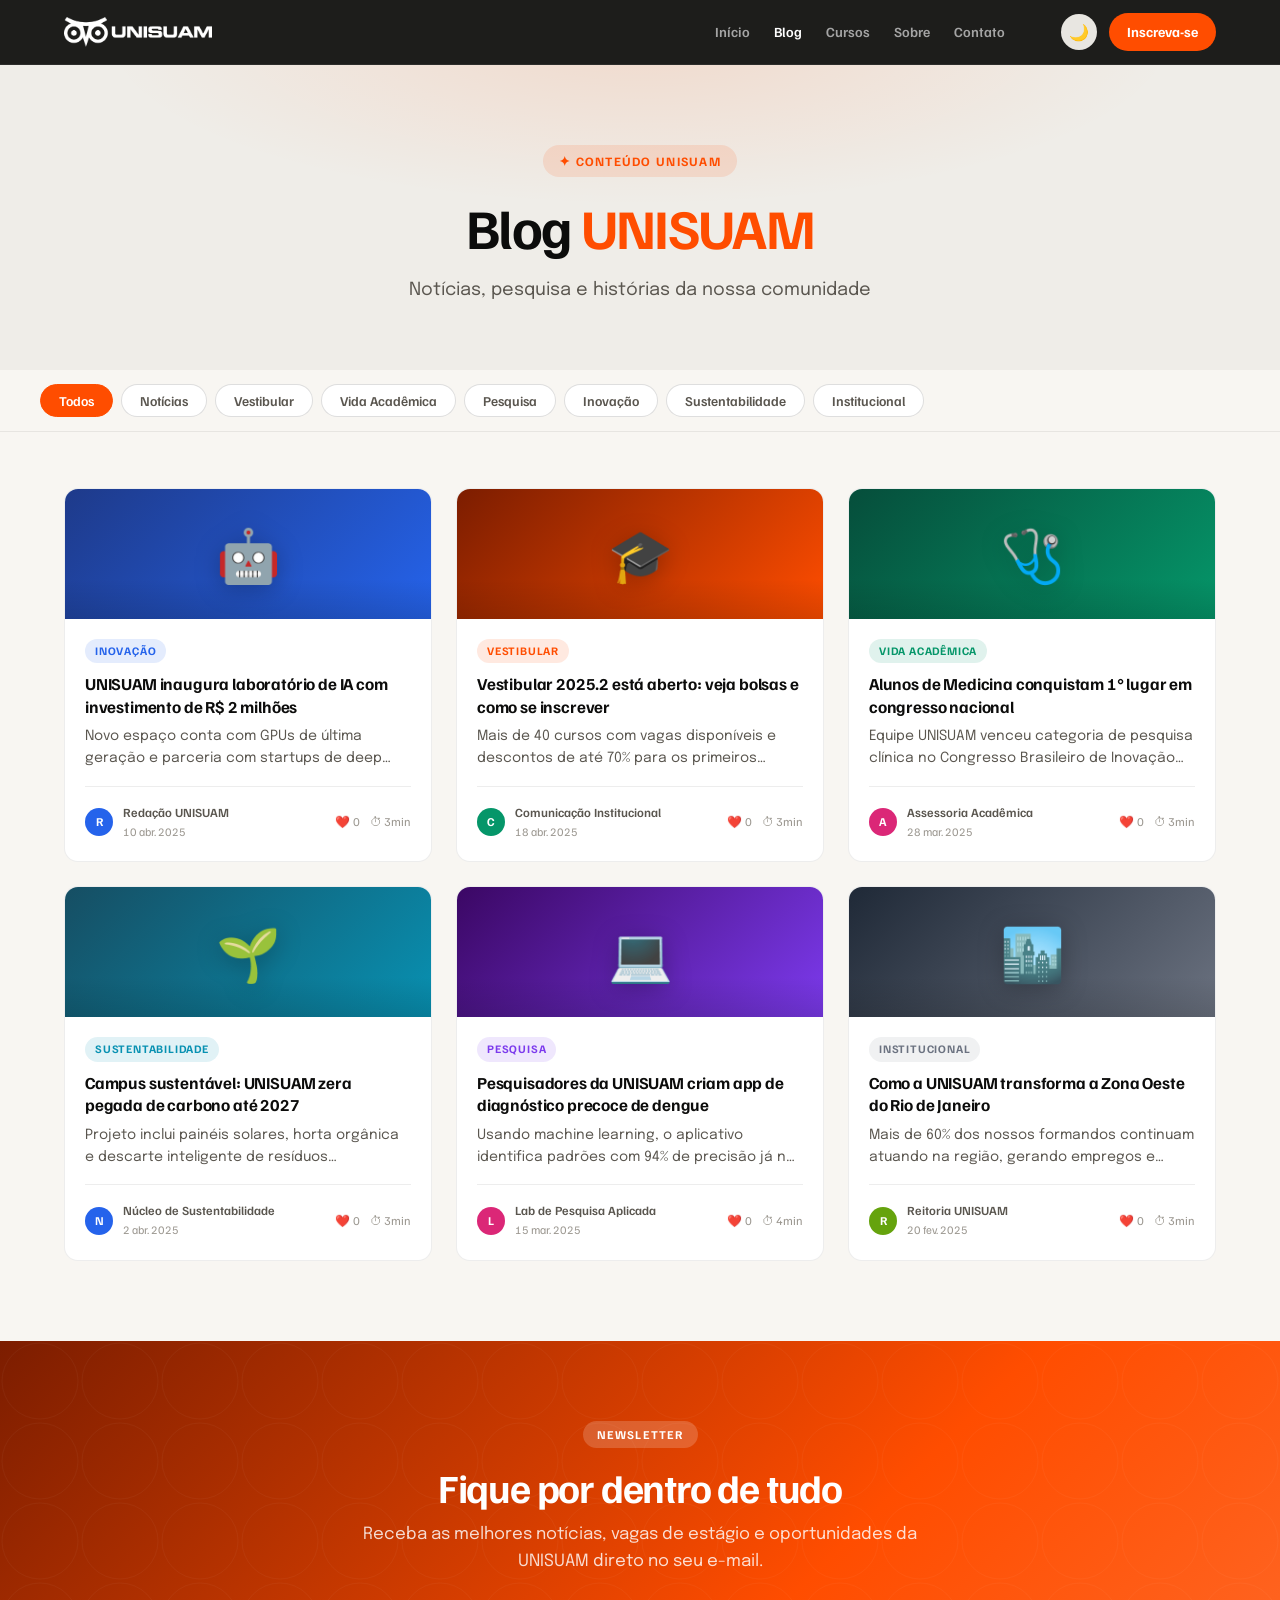
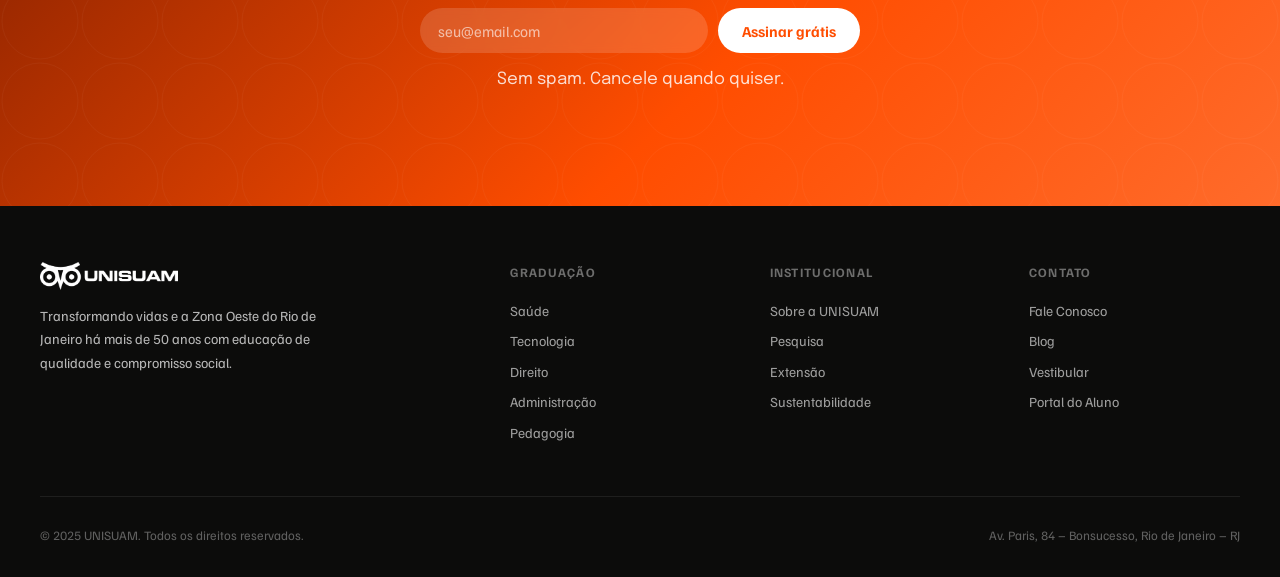
<file: blog.html>
<!DOCTYPE html>
<html lang="pt-BR" data-theme="light">
<head>
<meta charset="UTF-8">
<meta name="viewport" content="width=device-width, initial-scale=1.0">
<title>Blog UNISUAM – Notícias, pesquisa e histórias da nossa comunidade</title>
<meta name="description" content="Fique por dentro das últimas novidades, pesquisas e conquistas da comunidade UNISUAM.">
<link rel="preconnect" href="https://fonts.googleapis.com">
<link rel="preconnect" href="https://fonts.gstatic.com" crossorigin>
<link href="https://fonts.googleapis.com/css2?family=Familjen+Grotesk:ital,wght@0,400;0,600;0,700;1,400&family=Epilogue:ital,wght@0,300;0,400;0,500;1,300&display=swap" rel="stylesheet">
<style>
/* ── Design Tokens ──────────────────────────────────────────────────────────── */
:root {
  --o: #FF4D00; --o2: #FF6B2B; --og: rgba(255,77,0,.12);
  --bg: #F8F6F2; --bg2: #EFEDE8; --card: #FFFFFF;
  --surf: #E8E6E1; --surf2: #DDD9D2;
  --t1: #0C0C0B; --t2: #5A564F; --t3: #9C9891;
  --brd: rgba(0,0,0,.07); --brd2: rgba(0,0,0,.13);
  --fd: 'Familjen Grotesk', sans-serif;
  --fb: 'Epilogue', sans-serif;
  --r: 14px; --rs: 8px; --rp: 999px;
  --ease: cubic-bezier(.4,0,.2,1);
}
[data-theme="dark"] {
  --bg: #0E0E0D; --bg2: #141412; --card: #1C1B19;
  --surf: #252420; --surf2: #2E2D29;
  --t1: #F2EFE9; --t2: #908C84; --t3: #5A564F;
  --brd: rgba(255,255,255,.06); --brd2: rgba(255,255,255,.11);
}

/* ── Category colour map ───────────────────────────────────────────────────── */
:root {
  --c-inovacao:        #2563EB;
  --c-vestibular:      #FF4D00;
  --c-vida-academica:  #059669;
  --c-pesquisa:        #7C3AED;
  --c-sustentabilidade:#0891B2;
  --c-institucional:   #6B7280;
  --c-noticias:        #FF4D00;
}

/* ── Reset & Base ───────────────────────────────────────────────────────────── */
*,*::before,*::after{box-sizing:border-box;margin:0;padding:0}
html{font-size:16px;scroll-behavior:smooth;-webkit-text-size-adjust:100%}
body{font-family:var(--fd);background:var(--bg);color:var(--t1);line-height:1.6;transition:background .3s var(--ease),color .3s var(--ease);overflow-x:hidden}
img{max-width:100%;display:block}
a{color:inherit;text-decoration:none}
button{font-family:inherit;cursor:pointer;border:none;background:none}

/* ── Nav ────────────────────────────────────────────────────────────────────── */
.nav{position:sticky;top:0;z-index:100;background:rgba(10,10,9,.92);border-bottom:1px solid rgba(255,255,255,.07);backdrop-filter:blur(22px);-webkit-backdrop-filter:blur(22px)}
.nav-inner{max-width:1200px;margin:0 auto;padding:0 24px;height:64px;display:flex;align-items:center;gap:32px}
.nav-logo{display:flex;align-items:center;flex-shrink:0}
.nav-logo img{height:30px;width:auto;display:block;object-fit:contain}
.nav-links{display:flex;gap:24px;margin-left:auto}
.nav-links a{font-size:.875rem;font-weight:600;color:rgba(255,255,255,.6);transition:color .2s}
.nav-links a:hover,.nav-links a.active{color:#fff}
.nav-actions{display:flex;align-items:center;gap:12px;margin-left:24px}
.btn-theme{width:36px;height:36px;border-radius:var(--rp);background:var(--surf);display:flex;align-items:center;justify-content:center;font-size:1rem;transition:background .2s}
.btn-theme:hover{background:var(--surf2)}
.btn-cta{padding:8px 18px;border-radius:var(--rp);background:var(--o);color:#fff;font-size:.875rem;font-weight:700;transition:background .2s,transform .15s;display:inline-flex;align-items:center}
.btn-cta:hover{background:var(--o2);transform:translateY(-1px)}
.nav-hamburger{display:none;width:36px;height:36px;border-radius:var(--rs);background:rgba(255,255,255,.1);align-items:center;justify-content:center;font-size:1.25rem;color:#fff}
.mobile-menu{display:none;flex-direction:column;background:var(--card);border-bottom:1px solid var(--brd);padding:16px 24px;gap:16px}
.mobile-menu a{font-size:1rem;font-weight:600;color:var(--t2);padding:8px 0;border-bottom:1px solid var(--brd)}
.mobile-menu.open{display:flex}

/* ── Hero ───────────────────────────────────────────────────────────────────── */
.blog-hero{background:var(--bg2);padding:80px 24px 64px;text-align:center;position:relative;overflow:hidden}
.blog-hero::before{content:'';position:absolute;inset:0;background:radial-gradient(ellipse 60% 80% at 50% -10%,rgba(255,77,0,.12) 0%,transparent 70%)}
.blog-hero-inner{position:relative;max-width:700px;margin:0 auto}
.hero-eyebrow{display:inline-flex;align-items:center;gap:8px;padding:6px 16px;border-radius:var(--rp);background:var(--og);font-size:.8rem;font-weight:700;letter-spacing:.1em;text-transform:uppercase;color:var(--o);margin-bottom:20px}
.blog-hero h1{font-size:clamp(2.25rem,5vw,3.5rem);font-weight:700;color:var(--t1);letter-spacing:-.03em;line-height:1.1;margin-bottom:16px}
.blog-hero h1 span{color:var(--o)}
.blog-hero p{font-family:var(--fb);font-size:1.125rem;color:var(--t2);max-width:520px;margin:0 auto;line-height:1.7}

/* ── Filters ────────────────────────────────────────────────────────────────── */
.filters-wrap{position:sticky;top:64px;z-index:90;background:var(--bg);border-bottom:1px solid var(--brd);padding:0 24px}
.filters-inner{max-width:1200px;margin:0 auto;display:flex;gap:8px;overflow-x:auto;padding:14px 0;scrollbar-width:none;-ms-overflow-style:none}
.filters-inner::-webkit-scrollbar{display:none}
.filter-pill{flex-shrink:0;padding:7px 18px;border-radius:var(--rp);border:1.5px solid var(--brd2);font-size:.85rem;font-weight:600;color:var(--t2);background:var(--card);cursor:pointer;transition:all .2s var(--ease);white-space:nowrap}
.filter-pill:hover{border-color:var(--o);color:var(--o);background:var(--og)}
.filter-pill.active{background:var(--o);border-color:var(--o);color:#fff}

/* ── Blog grid ──────────────────────────────────────────────────────────────── */
.blog-main{max-width:1200px;margin:0 auto;padding:56px 24px 80px}
.blog-grid{display:grid;grid-template-columns:repeat(3,1fr);gap:24px}
.blog-grid-empty{grid-column:1/-1;text-align:center;padding:80px 24px;color:var(--t3)}
.blog-grid-empty h3{font-size:1.25rem;margin-bottom:8px;color:var(--t2)}

/* ── Post card ──────────────────────────────────────────────────────────────── */
.post-card{background:var(--card);border-radius:var(--r);border:1px solid var(--brd);overflow:hidden;cursor:pointer;display:flex;flex-direction:column;transition:transform .3s var(--ease),box-shadow .3s var(--ease);position:relative}
.post-card:hover{transform:translateY(-6px);box-shadow:0 20px 60px rgba(0,0,0,.11)}
.post-card.rv{opacity:0;transform:translateY(28px)}
.post-card.rv.in{opacity:1;transform:translateY(0);transition:opacity .5s var(--ease),transform .5s var(--ease)}
.card-hero{height:130px;display:flex;align-items:center;justify-content:center;position:relative;overflow:hidden}
.card-hero-emoji{font-size:3.25rem;position:relative;z-index:1;filter:drop-shadow(0 4px 12px rgba(0,0,0,.25))}
.card-hero::after{content:'';position:absolute;bottom:0;left:0;right:0;height:40px;background:linear-gradient(to top,rgba(0,0,0,.15),transparent)}
.card-body{padding:20px;flex:1;display:flex;flex-direction:column}
.card-cat-pill{display:inline-flex;align-items:center;padding:3px 10px;border-radius:var(--rp);font-size:.72rem;font-weight:700;letter-spacing:.07em;text-transform:uppercase;margin-bottom:10px;width:fit-content}
.card-title{font-size:1.05rem;font-weight:700;color:var(--t1);line-height:1.35;margin-bottom:8px;letter-spacing:-.01em}
.card-excerpt{font-family:var(--fb);font-size:.875rem;color:var(--t2);line-height:1.55;display:-webkit-box;-webkit-line-clamp:2;-webkit-box-orient:vertical;overflow:hidden;flex:1}
.card-footer{display:flex;align-items:center;gap:10px;margin-top:16px;padding-top:16px;border-top:1px solid var(--brd)}
.card-avatar{width:28px;height:28px;border-radius:var(--rp);color:#fff;font-size:.75rem;font-weight:700;display:flex;align-items:center;justify-content:center;flex-shrink:0}
.card-meta{flex:1;min-width:0}
.card-author-name{font-size:.78rem;font-weight:600;color:var(--t2);white-space:nowrap;overflow:hidden;text-overflow:ellipsis}
.card-date{font-size:.72rem;color:var(--t3)}
.card-stats{display:flex;align-items:center;gap:10px;font-size:.75rem;color:var(--t3);flex-shrink:0}
.card-stat{display:flex;align-items:center;gap:3px}
.card-arrow-wrap{position:absolute;bottom:16px;right:16px;width:28px;height:28px;border-radius:var(--rp);background:var(--o);display:flex;align-items:center;justify-content:center;color:#fff;font-size:.85rem;opacity:0;transform:translateX(-6px);transition:opacity .25s,transform .25s}
.post-card:hover .card-arrow-wrap{opacity:1;transform:translateX(0)}

/* ── Newsletter ─────────────────────────────────────────────────────────────── */
.newsletter{background:linear-gradient(135deg,#7c1d00 0%,#FF4D00 60%,#FF6B2B 100%);padding:80px 24px;text-align:center;position:relative;overflow:hidden}
.newsletter::before{content:'';position:absolute;inset:0;background:url("data:image/svg+xml,%3Csvg xmlns='http://www.w3.org/2000/svg' width='80' height='80'%3E%3Ccircle cx='40' cy='40' r='38' fill='none' stroke='rgba(255,255,255,.06)' stroke-width='1'/%3E%3C/svg%3E") repeat;opacity:.6}
.newsletter-inner{position:relative;max-width:560px;margin:0 auto}
.newsletter-eyebrow{display:inline-block;padding:4px 14px;border-radius:var(--rp);background:rgba(255,255,255,.18);font-size:.75rem;font-weight:700;letter-spacing:.1em;text-transform:uppercase;color:#fff;margin-bottom:16px}
.newsletter h2{font-size:clamp(1.75rem,4vw,2.5rem);font-weight:700;color:#fff;letter-spacing:-.03em;line-height:1.15;margin-bottom:12px}
.newsletter p{font-family:var(--fb);font-size:1.05rem;color:rgba(255,255,255,.82);margin-bottom:32px;line-height:1.6}
.newsletter-form{display:flex;gap:10px;max-width:440px;margin:0 auto}
.newsletter-input{flex:1;padding:13px 18px;border-radius:var(--rp);border:none;background:rgba(255,255,255,.15);color:#fff;font-size:.95rem;font-family:var(--fd);outline:none;backdrop-filter:blur(4px)}
.newsletter-input::placeholder{color:rgba(255,255,255,.6)}
.newsletter-input:focus{background:rgba(255,255,255,.22)}
.newsletter-btn{padding:13px 24px;border-radius:var(--rp);background:#fff;color:var(--o);font-size:.95rem;font-weight:700;font-family:var(--fd);border:none;cursor:pointer;transition:transform .15s,background .2s;white-space:nowrap}
.newsletter-btn:hover{background:#FFF5F0;transform:translateY(-1px)}
.newsletter-note{font-size:.8rem;color:rgba(255,255,255,.55);margin-top:14px}

/* ── Footer ─────────────────────────────────────────────────────────────────── */
.footer{background:var(--t1);color:rgba(255,255,255,.7);padding:56px 24px 32px}
[data-theme="dark"] .footer{background:#0a0a09}
.footer-inner{max-width:1200px;margin:0 auto}
.footer-top{display:grid;grid-template-columns:2fr 1fr 1fr 1fr;gap:48px;margin-bottom:48px}
.footer-brand p{font-size:.875rem;line-height:1.7;margin-top:12px;max-width:280px}
.footer-col h4{font-size:.8rem;font-weight:700;letter-spacing:.1em;text-transform:uppercase;color:rgba(255,255,255,.4);margin-bottom:14px}
.footer-col a{display:block;font-size:.875rem;color:rgba(255,255,255,.6);padding:4px 0;transition:color .2s}
.footer-col a:hover{color:#fff}
.footer-logo-img{height:28px;width:auto;display:block;margin-bottom:14px}
.footer-bottom{border-top:1px solid rgba(255,255,255,.08);padding-top:28px;display:flex;align-items:center;justify-content:space-between;flex-wrap:wrap;gap:12px}
.footer-bottom p{font-size:.8rem;color:rgba(255,255,255,.35)}

/* ── Scroll reveal ──────────────────────────────────────────────────────────── */
.rv{opacity:0;transform:translateY(24px)}
.rv.in{opacity:1;transform:translateY(0);transition:opacity .55s var(--ease),transform .55s var(--ease)}

/* ── Loading skeleton ───────────────────────────────────────────────────────── */
.skeleton-card{background:var(--card);border-radius:var(--r);border:1px solid var(--brd);overflow:hidden;display:flex;flex-direction:column}
.sk{background:linear-gradient(90deg,var(--surf) 25%,var(--surf2) 50%,var(--surf) 75%);background-size:200% 100%;animation:shimmer 1.4s infinite;border-radius:var(--rs)}
@keyframes shimmer{0%{background-position:200% 0}100%{background-position:-200% 0}}

/* ── Responsive ─────────────────────────────────────────────────────────────── */
@media(max-width:960px){
  .blog-grid{grid-template-columns:repeat(2,1fr)}
  .footer-top{grid-template-columns:1fr 1fr;gap:32px}
}
@media(max-width:640px){
  .nav-links,.nav-actions .btn-cta{display:none}
  .nav-hamburger{display:flex}
  .blog-hero{padding:56px 20px 48px}
  .blog-grid{grid-template-columns:1fr}
  .newsletter-form{flex-direction:column}
  .newsletter-btn{width:100%}
  .footer-top{grid-template-columns:1fr;gap:28px}
  .footer-bottom{flex-direction:column;text-align:center}
}
</style>
</head>
<body>

<!-- ── Nav ──────────────────────────────────────────────────────────────────── -->
<nav class="nav">
  <div class="nav-inner">
    <a href="index.html" class="nav-logo"><img src="unisuam-white-no-background.png" alt="UNISUAM"></a>
    <div class="nav-links">
      <a href="/">Início</a>
      <a href="blog.html" class="active">Blog</a>
      <a href="/#cursos">Cursos</a>
      <a href="/#sobre">Sobre</a>
      <a href="/#contato">Contato</a>
    </div>
    <div class="nav-actions">
      <button class="btn-theme" id="themeBtn" aria-label="Alternar tema">🌙</button>
      <a href="/vestibular" class="btn-cta">Inscreva-se</a>
    </div>
    <button class="nav-hamburger" id="hamburgerBtn" aria-label="Menu">☰</button>
  </div>
  <div class="mobile-menu" id="mobileMenu">
    <a href="/">Início</a>
    <a href="blog.html">Blog</a>
    <a href="/#cursos">Cursos</a>
    <a href="/#sobre">Sobre</a>
    <a href="/#contato">Contato</a>
    <a href="/vestibular" class="btn-cta" style="width:fit-content">Inscreva-se</a>
  </div>
</nav>

<!-- ── Hero ──────────────────────────────────────────────────────────────────── -->
<section class="blog-hero">
  <div class="blog-hero-inner">
    <div class="hero-eyebrow rv in">✦ Conteúdo UNISUAM</div>
    <h1 class="rv in" style="transition-delay:.08s">Blog <span>UNISUAM</span></h1>
    <p class="rv in" style="transition-delay:.16s">Notícias, pesquisa e histórias da nossa comunidade</p>
  </div>
</section>

<!-- ── Filters ────────────────────────────────────────────────────────────────── -->
<div class="filters-wrap">
  <div class="filters-inner" id="filterBar">
    <button class="filter-pill active" data-filter="all">Todos</button>
    <button class="filter-pill" data-filter="Notícias">Notícias</button>
    <button class="filter-pill" data-filter="Vestibular">Vestibular</button>
    <button class="filter-pill" data-filter="Vida Acadêmica">Vida Acadêmica</button>
    <button class="filter-pill" data-filter="Pesquisa">Pesquisa</button>
    <button class="filter-pill" data-filter="Inovação">Inovação</button>
    <button class="filter-pill" data-filter="Sustentabilidade">Sustentabilidade</button>
    <button class="filter-pill" data-filter="Institucional">Institucional</button>
  </div>
</div>

<!-- ── Blog grid ──────────────────────────────────────────────────────────────── -->
<main class="blog-main">
  <div class="blog-grid" id="blogGrid">
    <!-- Cards rendered by JS -->
    <div class="skeleton-card" style="height:340px">
      <div class="sk" style="height:130px;border-radius:0"></div>
      <div style="padding:20px;display:flex;flex-direction:column;gap:10px">
        <div class="sk" style="height:16px;width:60px"></div>
        <div class="sk" style="height:20px;width:90%"></div>
        <div class="sk" style="height:14px;width:80%"></div>
        <div class="sk" style="height:14px;width:70%"></div>
      </div>
    </div>
    <div class="skeleton-card" style="height:340px">
      <div class="sk" style="height:130px;border-radius:0"></div>
      <div style="padding:20px;display:flex;flex-direction:column;gap:10px">
        <div class="sk" style="height:16px;width:60px"></div>
        <div class="sk" style="height:20px;width:90%"></div>
        <div class="sk" style="height:14px;width:80%"></div>
        <div class="sk" style="height:14px;width:70%"></div>
      </div>
    </div>
    <div class="skeleton-card" style="height:340px">
      <div class="sk" style="height:130px;border-radius:0"></div>
      <div style="padding:20px;display:flex;flex-direction:column;gap:10px">
        <div class="sk" style="height:16px;width:60px"></div>
        <div class="sk" style="height:20px;width:90%"></div>
        <div class="sk" style="height:14px;width:80%"></div>
        <div class="sk" style="height:14px;width:70%"></div>
      </div>
    </div>
  </div>
</main>

<!-- ── Newsletter ─────────────────────────────────────────────────────────────── -->
<section class="newsletter">
  <div class="newsletter-inner">
    <span class="newsletter-eyebrow">Newsletter</span>
    <h2>Fique por dentro de tudo</h2>
    <p>Receba as melhores notícias, vagas de estágio e oportunidades da UNISUAM direto no seu e-mail.</p>
    <form class="newsletter-form" onsubmit="handleNewsletter(event)">
      <input class="newsletter-input" type="email" placeholder="seu@email.com" required id="nlEmail">
      <button class="newsletter-btn" type="submit" id="nlBtn">Assinar grátis</button>
    </form>
    <p class="newsletter-note">Sem spam. Cancele quando quiser.</p>
    <p id="nlMsg" style="margin-top:14px;font-size:.9rem;color:#fff;display:none"></p>
  </div>
</section>

<!-- ── Footer ─────────────────────────────────────────────────────────────────── -->
<footer class="footer">
  <div class="footer-inner">
    <div class="footer-top">
      <div class="footer-brand">
        <img src="unisuam-white-no-background.png" alt="UNISUAM" class="footer-logo-img">
        <p>Transformando vidas e a Zona Oeste do Rio de Janeiro há mais de 50 anos com educação de qualidade e compromisso social.</p>
      </div>
      <div class="footer-col">
        <h4>Graduação</h4>
        <a href="#">Saúde</a>
        <a href="#">Tecnologia</a>
        <a href="#">Direito</a>
        <a href="#">Administração</a>
        <a href="#">Pedagogia</a>
      </div>
      <div class="footer-col">
        <h4>Institucional</h4>
        <a href="#">Sobre a UNISUAM</a>
        <a href="#">Pesquisa</a>
        <a href="#">Extensão</a>
        <a href="#">Sustentabilidade</a>
      </div>
      <div class="footer-col">
        <h4>Contato</h4>
        <a href="#">Fale Conosco</a>
        <a href="blog.html">Blog</a>
        <a href="#">Vestibular</a>
        <a href="#">Portal do Aluno</a>
      </div>
    </div>
    <div class="footer-bottom">
      <p>© 2025 UNISUAM. Todos os direitos reservados.</p>
      <p>Av. Paris, 84 – Bonsucesso, Rio de Janeiro – RJ</p>
    </div>
  </div>
</footer>

<script>
/* ── Posts data (mirrors DB seeds) ─────────────────────────────────────────── */
const POSTS = [
  {
    id: 1,
    slug: 'ia-laboratorio',
    title: 'UNISUAM inaugura laboratório de IA com investimento de R$ 2 milhões',
    excerpt: 'Novo espaço conta com GPUs de última geração e parceria com startups de deep learning para pesquisa aplicada.',
    category: 'Inovação',
    emoji: '🤖',
    author: 'Redação UNISUAM',
    created_at: '2025-04-10',
    read_time: 3
  },
  {
    id: 2,
    slug: 'vestibular-2025-2',
    title: 'Vestibular 2025.2 está aberto: veja bolsas e como se inscrever',
    excerpt: 'Mais de 40 cursos com vagas disponíveis e descontos de até 70% para os primeiros inscritos.',
    category: 'Vestibular',
    emoji: '🎓',
    author: 'Comunicação Institucional',
    created_at: '2025-04-18',
    read_time: 3
  },
  {
    id: 3,
    slug: 'medicina-congresso',
    title: 'Alunos de Medicina conquistam 1° lugar em congresso nacional',
    excerpt: 'Equipe UNISUAM venceu categoria de pesquisa clínica no Congresso Brasileiro de Inovação em Saúde.',
    category: 'Vida Acadêmica',
    emoji: '🩺',
    author: 'Assessoria Acadêmica',
    created_at: '2025-03-28',
    read_time: 3
  },
  {
    id: 4,
    slug: 'campus-sustentavel',
    title: 'Campus sustentável: UNISUAM zera pegada de carbono até 2027',
    excerpt: 'Projeto inclui painéis solares, horta orgânica e descarte inteligente de resíduos eletrônicos.',
    category: 'Sustentabilidade',
    emoji: '🌱',
    author: 'Núcleo de Sustentabilidade',
    created_at: '2025-04-02',
    read_time: 3
  },
  {
    id: 5,
    slug: 'app-dengue',
    title: 'Pesquisadores da UNISUAM criam app de diagnóstico precoce de dengue',
    excerpt: 'Usando machine learning, o aplicativo identifica padrões com 94% de precisão já nas primeiras 24h.',
    category: 'Pesquisa',
    emoji: '💻',
    author: 'Lab de Pesquisa Aplicada',
    created_at: '2025-03-15',
    read_time: 4
  },
  {
    id: 6,
    slug: 'zona-oeste-transformacao',
    title: 'Como a UNISUAM transforma a Zona Oeste do Rio de Janeiro',
    excerpt: 'Mais de 60% dos nossos formandos continuam atuando na região, gerando empregos e desenvolvimento local.',
    category: 'Institucional',
    emoji: '🏙️',
    author: 'Reitoria UNISUAM',
    created_at: '2025-02-20',
    read_time: 3
  }
];

/* ── Category config ────────────────────────────────────────────────────────── */
const CAT_CFG = {
  'Inovação':          { color: '#2563EB', bg: 'linear-gradient(135deg,#1e3a8a,#2563EB)', pill: 'rgba(37,99,235,.12)', pillText: '#2563EB' },
  'Vestibular':        { color: '#FF4D00', bg: 'linear-gradient(135deg,#7c1d00,#FF4D00)', pill: 'rgba(255,77,0,.12)',  pillText: '#FF4D00' },
  'Vida Acadêmica':    { color: '#059669', bg: 'linear-gradient(135deg,#064e3b,#059669)', pill: 'rgba(5,150,105,.12)', pillText: '#059669' },
  'Pesquisa':          { color: '#7C3AED', bg: 'linear-gradient(135deg,#3b0764,#7C3AED)', pill: 'rgba(124,58,237,.12)', pillText: '#7C3AED' },
  'Sustentabilidade':  { color: '#0891B2', bg: 'linear-gradient(135deg,#164e63,#0891B2)', pill: 'rgba(8,145,178,.12)', pillText: '#0891B2' },
  'Institucional':     { color: '#6B7280', bg: 'linear-gradient(135deg,#1f2937,#6B7280)', pill: 'rgba(107,114,128,.1)', pillText: '#6B7280' },
  'Notícias':          { color: '#FF4D00', bg: 'linear-gradient(135deg,#7c1d00,#FF4D00)', pill: 'rgba(255,77,0,.12)', pillText: '#FF4D00' },
};

const AVATAR_COLORS = ['#FF4D00','#2563EB','#059669','#7C3AED','#0891B2','#D97706','#DB2777','#65A30D'];

function avatarColor(name) {
  let h = 0;
  for (let i = 0; i < name.length; i++) h = (h * 31 + name.charCodeAt(i)) >>> 0;
  return AVATAR_COLORS[h % AVATAR_COLORS.length];
}

function formatDate(str) {
  const months = ['jan','fev','mar','abr','mai','jun','jul','ago','set','out','nov','dez'];
  const d = new Date(str + 'T00:00:00');
  return `${d.getDate()} ${months[d.getMonth()]}. ${d.getFullYear()}`;
}

/* ── Like counts (loaded async) ─────────────────────────────────────────────── */
const likeData = {}; // post_id → count

async function fetchLikesForAll() {
  await Promise.allSettled(POSTS.map(async p => {
    try {
      const r = await fetch(`api/likes.php?post_id=${p.id}`);
      const d = await r.json();
      likeData[p.id] = d.count ?? 0;
    } catch { likeData[p.id] = 0; }
  }));
  // Update displayed counts
  document.querySelectorAll('[data-like-count]').forEach(el => {
    const id = parseInt(el.dataset.likeCount, 10);
    if (likeData[id] !== undefined) el.textContent = likeData[id];
  });
}

/* ── Render cards ───────────────────────────────────────────────────────────── */
function buildCard(post, index) {
  const cfg  = CAT_CFG[post.category] || CAT_CFG['Notícias'];
  const init = post.author.charAt(0).toUpperCase();
  const ac   = avatarColor(post.author);
  const card = document.createElement('a');
  card.className = 'post-card rv';
  card.href = `post.php?slug=${encodeURIComponent(post.slug)}`;
  card.dataset.category = post.category;
  card.style.transitionDelay = `${(index % 3) * 0.08}s`;

  card.innerHTML = `
    <div class="card-hero" style="background:${cfg.bg}">
      <span class="card-hero-emoji">${post.emoji}</span>
    </div>
    <div class="card-body">
      <span class="card-cat-pill" style="background:${cfg.pill};color:${cfg.pillText}">${post.category}</span>
      <h3 class="card-title">${escHtml(post.title)}</h3>
      <p class="card-excerpt">${escHtml(post.excerpt)}</p>
      <div class="card-footer">
        <div class="card-avatar" style="background:${ac}">${init}</div>
        <div class="card-meta">
          <div class="card-author-name">${escHtml(post.author)}</div>
          <div class="card-date">${formatDate(post.created_at)}</div>
        </div>
        <div class="card-stats">
          <span class="card-stat">❤️ <span data-like-count="${post.id}">—</span></span>
          <span class="card-stat">⏱ ${post.read_time}min</span>
        </div>
      </div>
    </div>
    <div class="card-arrow-wrap">→</div>`;

  return card;
}

function escHtml(s) {
  return String(s).replace(/&/g,'&amp;').replace(/</g,'&lt;').replace(/>/g,'&gt;')
                  .replace(/"/g,'&quot;').replace(/'/g,'&#39;');
}

/* ── Filter state ───────────────────────────────────────────────────────────── */
let activeFilter = 'all';

function renderGrid(filter) {
  const grid = document.getElementById('blogGrid');
  const filtered = filter === 'all' ? POSTS : POSTS.filter(p => p.category === filter);
  grid.innerHTML = '';

  if (filtered.length === 0) {
    grid.innerHTML = `<div class="blog-grid-empty"><h3>Nenhum post encontrado</h3><p>Tente outra categoria.</p></div>`;
    return;
  }

  filtered.forEach((post, i) => {
    grid.appendChild(buildCard(post, i));
  });

  // Trigger reveal observer
  observeCards();
}

/* ── Intersection observer ──────────────────────────────────────────────────── */
function observeCards() {
  const io = new IntersectionObserver((entries) => {
    entries.forEach(e => { if (e.isIntersecting) { e.target.classList.add('in'); io.unobserve(e.target); } });
  }, { threshold: 0.08 });
  document.querySelectorAll('.rv:not(.in)').forEach(el => io.observe(el));
}

/* ── Filter pills ───────────────────────────────────────────────────────────── */
document.getElementById('filterBar').addEventListener('click', e => {
  const pill = e.target.closest('.filter-pill');
  if (!pill) return;
  document.querySelectorAll('.filter-pill').forEach(p => p.classList.remove('active'));
  pill.classList.add('active');
  activeFilter = pill.dataset.filter;
  renderGrid(activeFilter);
  fetchLikesForAll();
});

/* ── Theme toggle ───────────────────────────────────────────────────────────── */
(function(){
  const btn  = document.getElementById('themeBtn');
  const html = document.documentElement;
  const saved = localStorage.getItem('unisuam-theme') || 'light';
  html.setAttribute('data-theme', saved);
  btn.textContent = saved === 'dark' ? '☀️' : '🌙';
  btn.addEventListener('click', () => {
    const next = html.getAttribute('data-theme') === 'dark' ? 'light' : 'dark';
    html.setAttribute('data-theme', next);
    localStorage.setItem('unisuam-theme', next);
    btn.textContent = next === 'dark' ? '☀️' : '🌙';
  });
})();

/* ── Mobile menu ────────────────────────────────────────────────────────────── */
(function(){
  const btn  = document.getElementById('hamburgerBtn');
  const menu = document.getElementById('mobileMenu');
  btn.addEventListener('click', () => menu.classList.toggle('open'));
})();

/* ── Newsletter form ────────────────────────────────────────────────────────── */
function handleNewsletter(e) {
  e.preventDefault();
  const email = document.getElementById('nlEmail').value.trim();
  const btn   = document.getElementById('nlBtn');
  const msg   = document.getElementById('nlMsg');
  if (!email) return;
  btn.disabled    = true;
  btn.textContent = 'Aguarde…';
  // Simulate async signup (replace with real endpoint)
  setTimeout(() => {
    msg.style.display = 'block';
    msg.textContent   = `✓ ${email} inscrito com sucesso! Bem-vindo(a) à comunidade UNISUAM.`;
    btn.textContent   = 'Inscrito ✓';
    document.getElementById('nlEmail').value = '';
  }, 900);
}

/* ── Hero scroll reveal ─────────────────────────────────────────────────────── */
(function(){
  const io = new IntersectionObserver((entries) => {
    entries.forEach(e => { if(e.isIntersecting){ e.target.classList.add('in'); io.unobserve(e.target); } });
  }, { threshold: 0.1 });
  document.querySelectorAll('.rv:not(.in)').forEach(el => io.observe(el));
})();

/* ── Init ───────────────────────────────────────────────────────────────────── */
renderGrid('all');
fetchLikesForAll();
</script>
</body>
</html>
</file>
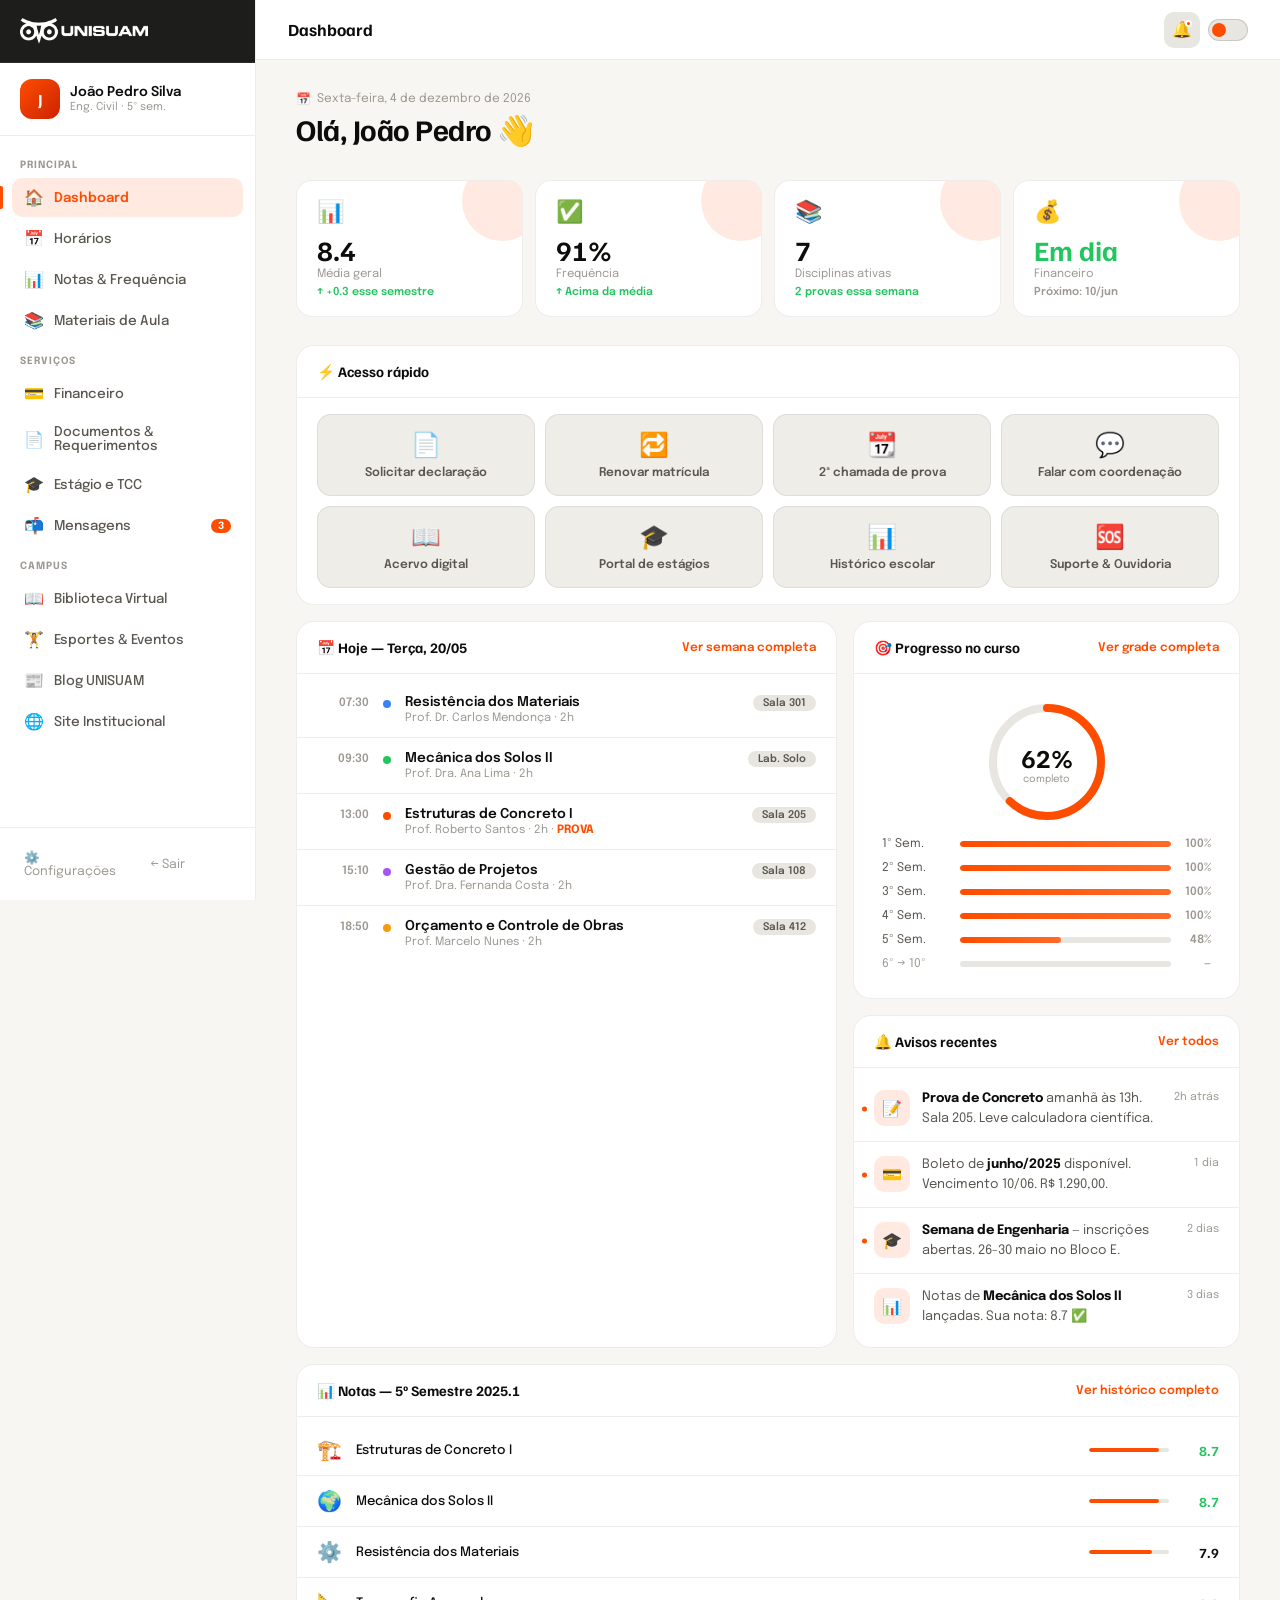
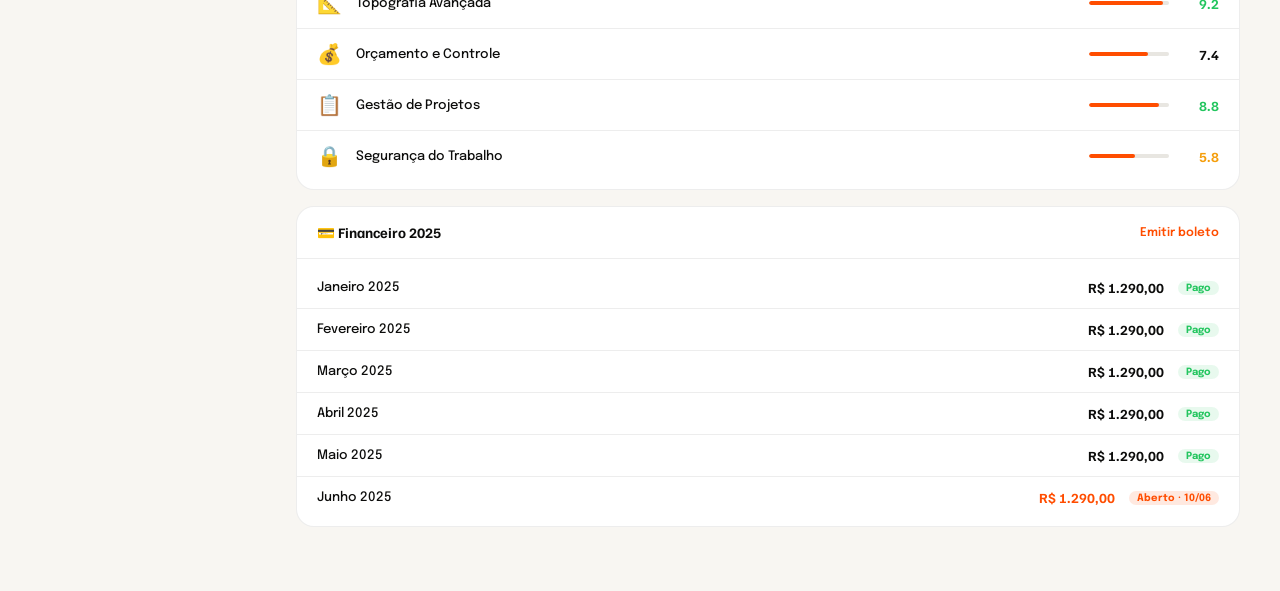
<file: dashboard.html>
<!DOCTYPE html>
<html lang="pt-BR" data-theme="light">
<head>
<meta charset="UTF-8">
<meta name="viewport" content="width=device-width, initial-scale=1.0">
<title>Portal do Aluno — UNISUAM</title>
<link rel="preconnect" href="https://fonts.googleapis.com">
<link rel="preconnect" href="https://fonts.gstatic.com" crossorigin>
<link href="https://fonts.googleapis.com/css2?family=Familjen+Grotesk:ital,wght@0,400;0,600;0,700;1,400&family=Epilogue:ital,wght@0,300;0,400;0,500;1,300&display=swap" rel="stylesheet">
<style>
/* ── TOKENS ───────────────────────────────────── */
:root {
  --o: #FF4D00; --o2: #FF6B2B; --og: rgba(255,77,0,.12);
  --bg: #F8F6F2; --bg2: #EFEDE8; --card: #FFFFFF;
  --surf: #E8E6E1; --surf2: #DDD9D2;
  --t1: #0C0C0B; --t2: #5A564F; --t3: #9C9891;
  --brd: rgba(0,0,0,.07); --brd2: rgba(0,0,0,.13);
  --sh: 0 2px 20px rgba(0,0,0,.07); --sh2: 0 8px 48px rgba(0,0,0,.11);
  --fd: 'Familjen Grotesk', sans-serif; --fb: 'Epilogue', sans-serif;
  --r: 14px; --rs: 8px; --rp: 999px;
  --ease: cubic-bezier(.4,0,.2,1);
  --sidebar: 256px;
}
[data-theme="dark"] {
  --bg: #0E0E0D; --bg2: #141412; --card: #1C1B19;
  --surf: #252420; --surf2: #2E2D29;
  --t1: #F2EFE9; --t2: #908C84; --t3: #5A564F;
  --brd: rgba(255,255,255,.06); --brd2: rgba(255,255,255,.11);
  --sh: 0 2px 20px rgba(0,0,0,.35); --sh2: 0 8px 48px rgba(0,0,0,.55);
}
*, *::before, *::after { box-sizing: border-box; margin: 0; padding: 0; }
html { font-size: 16px; }
body {
  font-family: var(--fb);
  background: var(--bg);
  color: var(--t1);
  -webkit-font-smoothing: antialiased;
  overflow-x: hidden;
  transition: background .3s, color .3s;
}
a { text-decoration: none; color: inherit; }
button { cursor: pointer; border: none; background: none; font-family: inherit; }

/* ── LAYOUT ───────────────────────────────────── */
.layout {
  display: flex;
  min-height: 100vh;
}

/* ── SIDEBAR ──────────────────────────────────── */
.sidebar {
  width: var(--sidebar);
  background: var(--card);
  border-right: 1px solid var(--brd);
  display: flex;
  flex-direction: column;
  position: fixed;
  top: 0; left: 0; bottom: 0;
  z-index: 100;
  transform: translateX(-100%);
  transition: transform .35s var(--ease);
  overflow-y: auto;
}
.sidebar.open, .sidebar.desktop-show { transform: none; }
@media (min-width: 900px) {
  .sidebar { transform: none; }
}

.sidebar-head {
  padding: 18px 20px;
  border-bottom: 1px solid rgba(255,255,255,.07);
  display: flex; align-items: center; gap: 10px;
  background: rgba(10,10,9,.92);
}
.sidebar-logo {
  display: flex;
  align-items: center;
}
.sidebar-logo img { height: 26px; width: auto; display: block; object-fit: contain; }
.sidebar-close {
  margin-left: auto;
  width: 28px; height: 28px;
  display: flex; align-items: center; justify-content: center;
  border-radius: 8px;
  color: var(--t3); font-size: 16px;
  transition: all .2s;
}
.sidebar-close:hover { background: var(--surf); color: var(--t1); }
@media (min-width: 900px) { .sidebar-close { display: none; } }

.sidebar-user {
  padding: 16px 20px;
  border-bottom: 1px solid var(--brd);
  display: flex; align-items: center; gap: 10px;
}
.user-av {
  width: 40px; height: 40px; border-radius: 12px;
  background: linear-gradient(135deg, var(--o), #cc2200);
  display: flex; align-items: center; justify-content: center;
  font-family: var(--fd); font-size: 17px; font-weight: 700; color: #fff;
  flex-shrink: 0;
}
.user-name { font-size: 13.5px; font-weight: 600; color: var(--t1); }
.user-course { font-size: 11px; color: var(--t3); margin-top: 2px; }

.sidebar-nav {
  padding: 10px 12px;
  flex: 1;
  display: flex;
  flex-direction: column;
  gap: 2px;
}
.sidebar-section {
  font-size: 10px; font-weight: 700;
  letter-spacing: .1em; text-transform: uppercase;
  color: var(--t3);
  padding: 14px 8px 6px;
}
.snav {
  display: flex; align-items: center; gap: 10px;
  padding: 10px 12px;
  border-radius: 10px;
  font-size: 13.5px; font-weight: 500; color: var(--t2);
  cursor: pointer;
  transition: all .2s;
  position: relative;
}
.snav:hover { background: var(--surf); color: var(--t1); }
.snav.active { background: var(--og); color: var(--o); font-weight: 600; }
.snav.active::before {
  content: '';
  position: absolute; left: 0; top: 20%; bottom: 20%;
  width: 3px; border-radius: 0 2px 2px 0;
  background: var(--o);
  margin-left: -12px;
}
.snav-icon { font-size: 16px; flex-shrink: 0; }
.snav-badge {
  margin-left: auto;
  font-size: 10px; font-weight: 700;
  background: var(--o); color: #fff;
  padding: 2px 7px; border-radius: var(--rp);
  min-width: 18px; text-align: center;
}

.sidebar-foot {
  padding: 14px 12px;
  border-top: 1px solid var(--brd);
  display: flex; align-items: center; gap: 10px;
}
.sidebar-foot a {
  font-size: 12.5px; color: var(--t3);
  display: flex; align-items: center; gap: 6px;
  padding: 8px 12px;
  border-radius: 8px;
  transition: all .2s;
  flex: 1;
}
.sidebar-foot a:hover { background: var(--surf); color: var(--t1); }

/* ── MAIN ─────────────────────────────────────── */
.main {
  flex: 1;
  margin-left: 0;
  min-height: 100vh;
  display: flex;
  flex-direction: column;
}
@media (min-width: 900px) { .main { margin-left: var(--sidebar); } }

/* ── TOPBAR ───────────────────────────────────── */
.topbar {
  height: 60px;
  display: flex; align-items: center;
  padding: 0 20px;
  gap: 12px;
  background: var(--card);
  border-bottom: 1px solid var(--brd);
  position: sticky; top: 0; z-index: 50;
}
@media (min-width: 900px) { .topbar { padding: 0 32px; } }

.topbar-ham {
  width: 34px; height: 34px;
  display: flex; flex-direction: column; justify-content: center; gap: 5px;
  padding: 5px; border-radius: 8px; cursor: pointer;
}
.topbar-ham span { display: block; height: 2px; border-radius: 1px; background: var(--t1); }
@media (min-width: 900px) { .topbar-ham { display: none; } }

.topbar-title {
  font-family: var(--fd);
  font-size: 17px; font-weight: 700; color: var(--t1);
}
.topbar-end { display: flex; align-items: center; gap: 8px; margin-left: auto; }

.notif-btn {
  width: 36px; height: 36px;
  border-radius: 10px;
  background: var(--surf);
  display: flex; align-items: center; justify-content: center;
  font-size: 16px; position: relative; cursor: pointer;
  transition: all .2s;
}
.notif-btn:hover { background: var(--surf2); }
.notif-dot {
  position: absolute; top: 8px; right: 8px;
  width: 7px; height: 7px; border-radius: 50%;
  background: var(--o);
  border: 2px solid var(--card);
}

.t-pill {
  width: 40px; height: 22px;
  border-radius: var(--rp);
  background: var(--surf); border: 1px solid var(--brd2);
  position: relative; cursor: pointer;
}
.t-pill::after {
  content: ''; position: absolute; top: 3px; left: 3px;
  width: 14px; height: 14px;
  background: var(--o); border-radius: 50%;
  transition: transform .3s var(--ease);
}
[data-theme="dark"] .t-pill::after { transform: translateX(18px); }

/* ── CONTENT ──────────────────────────────────── */
.content {
  padding: 24px 20px 48px;
  flex: 1;
}
@media (min-width: 900px) { .content { padding: 32px 40px 64px; } }

/* ── GREETING ─────────────────────────────────── */
.greeting {
  margin-bottom: 32px;
}
.greeting-sub {
  font-size: 12px; color: var(--t3);
  margin-bottom: 4px;
  display: flex; align-items: center; gap: 6px;
}
.greeting h1 {
  font-family: var(--fd);
  font-size: clamp(22px, 3vw, 30px);
  font-weight: 700; letter-spacing: -.5px;
  color: var(--t1);
}

/* ── STAT CARDS ───────────────────────────────── */
.stat-grid {
  display: grid;
  grid-template-columns: repeat(2, 1fr);
  gap: 12px;
  margin-bottom: 28px;
}
@media (min-width: 640px) { .stat-grid { grid-template-columns: repeat(4, 1fr); } }

.stat-card {
  background: var(--card);
  border: 1px solid var(--brd);
  border-radius: 16px;
  padding: 18px 20px;
  position: relative; overflow: hidden;
  transition: transform .2s, box-shadow .2s;
}
.stat-card:hover { transform: translateY(-2px); box-shadow: var(--sh2); }
.stat-card::after {
  content: '';
  position: absolute; top: -20px; right: -20px;
  width: 80px; height: 80px; border-radius: 50%;
  background: var(--og);
  pointer-events: none;
}
.stat-icon { font-size: 22px; margin-bottom: 12px; }
.stat-num {
  font-family: var(--fd);
  font-size: 28px; font-weight: 700; color: var(--t1);
  line-height: 1; margin-bottom: 4px;
}
.stat-lbl { font-size: 11.5px; color: var(--t3); }
.stat-trend {
  font-size: 11px; font-weight: 600;
  color: #22c55e;
  margin-top: 6px;
}

/* ── PANEL GRID ───────────────────────────────── */
.panel-grid {
  display: grid;
  gap: 16px;
  grid-template-columns: 1fr;
}
@media (min-width: 900px) { .panel-grid { grid-template-columns: 1.4fr 1fr; } }

.panel {
  background: var(--card);
  border: 1px solid var(--brd);
  border-radius: 18px;
  overflow: hidden;
}
.panel-head {
  padding: 16px 20px;
  border-bottom: 1px solid var(--brd);
  display: flex; align-items: center; justify-content: space-between;
}
.panel-head h3 {
  font-family: var(--fd);
  font-size: 14.5px; font-weight: 700; color: var(--t1);
  display: flex; align-items: center; gap: 8px;
}
.panel-link {
  font-size: 12px; color: var(--o); font-weight: 600;
  cursor: pointer; transition: opacity .15s;
}
.panel-link:hover { opacity: .75; }

/* Schedule */
.schedule-list { padding: 8px 0; }
.sched-item {
  display: flex; align-items: flex-start; gap: 14px;
  padding: 13px 20px;
  border-bottom: 1px solid var(--brd);
  transition: background .15s;
}
.sched-item:last-child { border-bottom: none; }
.sched-item:hover { background: var(--bg2); }
.sched-time {
  width: 52px;
  font-size: 11.5px; font-weight: 600; color: var(--t3);
  flex-shrink: 0; margin-top: 2px;
  text-align: right;
}
.sched-dot {
  width: 8px; height: 8px; border-radius: 50%;
  margin-top: 5px; flex-shrink: 0;
}
.sched-info {}
.sched-name { font-size: 13.5px; font-weight: 600; color: var(--t1); margin-bottom: 3px; }
.sched-meta { font-size: 11.5px; color: var(--t3); }
.sched-room {
  margin-left: auto;
  font-size: 10.5px; font-weight: 600;
  padding: 3px 10px; border-radius: var(--rp);
  background: var(--surf); color: var(--t2);
  white-space: nowrap;
}

/* Grades */
.grade-list { padding: 8px 0; }
.grade-item {
  display: flex; align-items: center; gap: 14px;
  padding: 13px 20px;
  border-bottom: 1px solid var(--brd);
}
.grade-item:last-child { border-bottom: none; }
.grade-icon { font-size: 20px; flex-shrink: 0; }
.grade-name { font-size: 13px; font-weight: 500; color: var(--t1); flex: 1; }
.grade-bar-wrap {
  width: 80px; height: 4px;
  background: var(--surf);
  border-radius: 2px;
  overflow: hidden;
}
.grade-bar {
  height: 100%;
  border-radius: 2px;
  background: var(--o);
  transition: width 1.2s var(--ease);
}
.grade-num {
  font-family: var(--fd);
  font-size: 14px; font-weight: 700; color: var(--t1);
  min-width: 36px; text-align: right;
}
.grade-num.pass { color: #22c55e; }
.grade-num.risk { color: #f59e0b; }
.grade-num.fail { color: #ef4444; }

/* Notifications */
.notif-list { padding: 8px 0; }
.notif-item {
  display: flex; gap: 12px;
  padding: 13px 20px;
  border-bottom: 1px solid var(--brd);
  cursor: pointer;
  transition: background .15s;
}
.notif-item:hover { background: var(--bg2); }
.notif-item:last-child { border-bottom: none; }
.notif-item.unread { position: relative; }
.notif-item.unread::before {
  content: '';
  position: absolute; left: 8px; top: 50%;
  transform: translateY(-50%);
  width: 5px; height: 5px; border-radius: 50%;
  background: var(--o);
}
.notif-av {
  width: 36px; height: 36px; border-radius: 10px;
  background: var(--og);
  display: flex; align-items: center; justify-content: center;
  font-size: 16px; flex-shrink: 0; margin-top: 1px;
}
.notif-text { font-size: 13px; color: var(--t2); line-height: 1.5; flex: 1; }
.notif-text strong { color: var(--t1); }
.notif-time { font-size: 11px; color: var(--t3); white-space: nowrap; margin-top: 2px; }

/* Progress ring */
.progress-ring-wrap {
  display: flex; flex-direction: column; align-items: center; justify-content: center;
  padding: 28px;
  gap: 16px;
}
.ring-container { position: relative; width: 120px; height: 120px; }
.ring-svg { transform: rotate(-90deg); }
.ring-bg { fill: none; stroke: var(--surf); stroke-width: 8; }
.ring-fill {
  fill: none; stroke: var(--o); stroke-width: 8;
  stroke-linecap: round;
  stroke-dasharray: 339.29;
  stroke-dashoffset: 339.29;
  transition: stroke-dashoffset 1.5s var(--ease);
}
.ring-label {
  position: absolute; inset: 0;
  display: flex; flex-direction: column; align-items: center; justify-content: center;
}
.ring-pct {
  font-family: var(--fd);
  font-size: 26px; font-weight: 700; color: var(--t1);
}
.ring-sub { font-size: 10px; color: var(--t3); }

.sem-progress { width: 100%; }
.sem-row {
  display: flex; align-items: center; gap: 10px;
  margin-bottom: 12px;
}
.sem-row:last-child { margin-bottom: 0; }
.sem-label { font-size: 12px; color: var(--t2); min-width: 68px; }
.sem-bar-track {
  flex: 1; height: 6px;
  background: var(--surf);
  border-radius: 3px;
  overflow: hidden;
}
.sem-bar {
  height: 100%;
  border-radius: 3px;
  background: linear-gradient(to right, var(--o), var(--o2));
  transition: width 1.2s var(--ease);
}
.sem-pct { font-size: 11.5px; font-weight: 600; color: var(--t3); min-width: 30px; text-align: right; }

/* Quick actions */
.quick-grid {
  display: grid;
  grid-template-columns: repeat(2, 1fr);
  gap: 10px;
  padding: 16px 20px;
}
@media (min-width: 640px) { .quick-grid { grid-template-columns: repeat(4, 1fr); } }

.quick-btn {
  display: flex; flex-direction: column; align-items: center; gap: 8px;
  padding: 16px 10px;
  border-radius: 14px;
  background: var(--bg2);
  border: 1px solid var(--brd);
  cursor: pointer;
  transition: all .2s;
  font-size: 12px; font-weight: 600; color: var(--t2);
  text-align: center;
}
.quick-btn:hover {
  background: var(--og);
  border-color: rgba(255,77,0,.2);
  color: var(--o);
  transform: translateY(-2px);
}
.quick-btn span:first-child { font-size: 24px; }

/* Financial */
.finance-list { padding: 8px 0; }
.finance-item {
  display: flex; align-items: center; gap: 14px;
  padding: 12px 20px;
  border-bottom: 1px solid var(--brd);
}
.finance-item:last-child { border-bottom: none; }
.finance-month { font-size: 13px; font-weight: 500; color: var(--t1); flex: 1; }
.finance-val {
  font-family: var(--fd);
  font-size: 14px; font-weight: 700;
}
.finance-badge {
  font-size: 10px; font-weight: 700;
  padding: 2px 8px; border-radius: var(--rp);
}
.paid { color: #22c55e; background: rgba(34,197,94,.1); }
.open { color: var(--o); background: var(--og); }
.late { color: #ef4444; background: rgba(239,68,68,.1); }

/* Empty state */
.empty {
  padding: 40px 20px;
  text-align: center;
  color: var(--t3);
  font-size: 13.5px;
}
.empty span { font-size: 36px; display: block; margin-bottom: 12px; }

/* Mobile overlay */
.sidebar-overlay {
  position: fixed; inset: 0;
  background: rgba(12,12,11,.5);
  z-index: 90;
  display: none;
}
.sidebar-overlay.on { display: block; }
@media (min-width: 900px) { .sidebar-overlay { display: none !important; } }
</style>
</head>
<body>

<!-- Sidebar overlay (mobile) -->
<div class="sidebar-overlay" id="sb-overlay"></div>

<!-- ══ SIDEBAR ══════════════════════════════════ -->
<aside class="sidebar" id="sidebar">
  <div class="sidebar-head">
    <div class="sidebar-logo"><img src="unisuam-white-no-background.png" alt="UNISUAM"></div>
    <button class="sidebar-close" id="sb-close" aria-label="Fechar menu">✕</button>
  </div>

  <div class="sidebar-user">
    <div class="user-av">J</div>
    <div>
      <div class="user-name">João Pedro Silva</div>
      <div class="user-course">Eng. Civil · 5º sem.</div>
    </div>
  </div>

  <nav class="sidebar-nav">
    <div class="sidebar-section">Principal</div>
    <a class="snav active" href="#">
      <span class="snav-icon">🏠</span> Dashboard
    </a>
    <a class="snav" href="#">
      <span class="snav-icon">📅</span> Horários
    </a>
    <a class="snav" href="#">
      <span class="snav-icon">📊</span> Notas & Frequência
    </a>
    <a class="snav" href="#">
      <span class="snav-icon">📚</span> Materiais de Aula
    </a>

    <div class="sidebar-section">Serviços</div>
    <a class="snav" href="#">
      <span class="snav-icon">💳</span> Financeiro
    </a>
    <a class="snav" href="#">
      <span class="snav-icon">📄</span> Documentos & Requerimentos
    </a>
    <a class="snav" href="#">
      <span class="snav-icon">🎓</span> Estágio e TCC
    </a>
    <a class="snav" href="#">
      <span class="snav-icon">📬</span> Mensagens
      <span class="snav-badge">3</span>
    </a>

    <div class="sidebar-section">Campus</div>
    <a class="snav" href="#">
      <span class="snav-icon">📖</span> Biblioteca Virtual
    </a>
    <a class="snav" href="#">
      <span class="snav-icon">🏋️</span> Esportes & Eventos
    </a>
    <a class="snav" href="blog.html">
      <span class="snav-icon">📰</span> Blog UNISUAM
    </a>
    <a class="snav" href="index.html">
      <span class="snav-icon">🌐</span> Site Institucional
    </a>
  </nav>

  <div class="sidebar-foot">
    <a href="#">⚙️ Configurações</a>
    <a href="index.html">← Sair</a>
  </div>
</aside>

<!-- ══ MAIN ════════════════════════════════════ -->
<div class="main">
  <!-- Topbar -->
  <header class="topbar">
    <button class="topbar-ham" id="sb-open" aria-label="Abrir menu">
      <span></span><span></span><span></span>
    </button>
    <div class="topbar-title">Dashboard</div>
    <div class="topbar-end">
      <button class="notif-btn" aria-label="Notificações">
        🔔
        <span class="notif-dot"></span>
      </button>
      <button class="t-pill" id="tp" aria-label="Tema"></button>
    </div>
  </header>

  <!-- Content -->
  <div class="content">

    <!-- Greeting -->
    <div class="greeting">
      <div class="greeting-sub">
        <span>📅</span>
        <span id="dash-date">Segunda-feira, 19 de maio de 2025</span>
      </div>
      <h1>Olá, João Pedro 👋</h1>
    </div>

    <!-- Stats -->
    <div class="stat-grid">
      <div class="stat-card">
        <div class="stat-icon">📊</div>
        <div class="stat-num">8.4</div>
        <div class="stat-lbl">Média geral</div>
        <div class="stat-trend">↑ +0.3 esse semestre</div>
      </div>
      <div class="stat-card">
        <div class="stat-icon">✅</div>
        <div class="stat-num">91%</div>
        <div class="stat-lbl">Frequência</div>
        <div class="stat-trend">↑ Acima da média</div>
      </div>
      <div class="stat-card">
        <div class="stat-icon">📚</div>
        <div class="stat-num">7</div>
        <div class="stat-lbl">Disciplinas ativas</div>
        <div class="stat-trend">2 provas essa semana</div>
      </div>
      <div class="stat-card">
        <div class="stat-icon">💰</div>
        <div class="stat-num" style="color:#22c55e">Em dia</div>
        <div class="stat-lbl">Financeiro</div>
        <div class="stat-trend" style="color:var(--t3)">Próximo: 10/jun</div>
      </div>
    </div>

    <!-- Quick actions -->
    <div class="panel" style="margin-bottom:16px">
      <div class="panel-head">
        <h3>⚡ Acesso rápido</h3>
      </div>
      <div class="quick-grid">
        <button class="quick-btn">
          <span>📄</span>
          <span>Solicitar declaração</span>
        </button>
        <button class="quick-btn">
          <span>🔁</span>
          <span>Renovar matrícula</span>
        </button>
        <button class="quick-btn">
          <span>📆</span>
          <span>2ª chamada de prova</span>
        </button>
        <button class="quick-btn">
          <span>💬</span>
          <span>Falar com coordenação</span>
        </button>
        <button class="quick-btn">
          <span>📖</span>
          <span>Acervo digital</span>
        </button>
        <button class="quick-btn">
          <span>🎓</span>
          <span>Portal de estágios</span>
        </button>
        <button class="quick-btn">
          <span>📊</span>
          <span>Histórico escolar</span>
        </button>
        <button class="quick-btn">
          <span>🆘</span>
          <span>Suporte & Ouvidoria</span>
        </button>
      </div>
    </div>

    <!-- Main panels grid -->
    <div class="panel-grid">

      <!-- Today's schedule -->
      <div class="panel">
        <div class="panel-head">
          <h3>📅 Hoje — Terça, 20/05</h3>
          <span class="panel-link">Ver semana completa</span>
        </div>
        <div class="schedule-list">
          <div class="sched-item">
            <div class="sched-time">07:30</div>
            <div class="sched-dot" style="background:#3b82f6"></div>
            <div class="sched-info">
              <div class="sched-name">Resistência dos Materiais</div>
              <div class="sched-meta">Prof. Dr. Carlos Mendonça · 2h</div>
            </div>
            <div class="sched-room">Sala 301</div>
          </div>
          <div class="sched-item">
            <div class="sched-time">09:30</div>
            <div class="sched-dot" style="background:#22c55e"></div>
            <div class="sched-info">
              <div class="sched-name">Mecânica dos Solos II</div>
              <div class="sched-meta">Prof. Dra. Ana Lima · 2h</div>
            </div>
            <div class="sched-room">Lab. Solo</div>
          </div>
          <div class="sched-item">
            <div class="sched-time">13:00</div>
            <div class="sched-dot" style="background:var(--o)"></div>
            <div class="sched-info">
              <div class="sched-name">Estruturas de Concreto I</div>
              <div class="sched-meta">Prof. Roberto Santos · 2h · <strong style="color:var(--o)">PROVA</strong></div>
            </div>
            <div class="sched-room">Sala 205</div>
          </div>
          <div class="sched-item">
            <div class="sched-time">15:10</div>
            <div class="sched-dot" style="background:#a855f7"></div>
            <div class="sched-info">
              <div class="sched-name">Gestão de Projetos</div>
              <div class="sched-meta">Prof. Dra. Fernanda Costa · 2h</div>
            </div>
            <div class="sched-room">Sala 108</div>
          </div>
          <div class="sched-item">
            <div class="sched-time">18:50</div>
            <div class="sched-dot" style="background:#f59e0b"></div>
            <div class="sched-info">
              <div class="sched-name">Orçamento e Controle de Obras</div>
              <div class="sched-meta">Prof. Marcelo Nunes · 2h</div>
            </div>
            <div class="sched-room">Sala 412</div>
          </div>
        </div>
      </div>

      <!-- Right column -->
      <div style="display:flex;flex-direction:column;gap:16px">

        <!-- Semester progress -->
        <div class="panel">
          <div class="panel-head">
            <h3>🎯 Progresso no curso</h3>
            <span class="panel-link">Ver grade completa</span>
          </div>
          <div class="progress-ring-wrap">
            <div class="ring-container">
              <svg class="ring-svg" viewBox="0 0 120 120" width="120" height="120">
                <circle class="ring-bg" cx="60" cy="60" r="54"/>
                <circle class="ring-fill" id="ring" cx="60" cy="60" r="54"/>
              </svg>
              <div class="ring-label">
                <div class="ring-pct">62%</div>
                <div class="ring-sub">completo</div>
              </div>
            </div>
            <div class="sem-progress">
              <div class="sem-row">
                <div class="sem-label">1º Sem.</div>
                <div class="sem-bar-track"><div class="sem-bar" style="width:100%"></div></div>
                <div class="sem-pct">100%</div>
              </div>
              <div class="sem-row">
                <div class="sem-label">2º Sem.</div>
                <div class="sem-bar-track"><div class="sem-bar" style="width:100%"></div></div>
                <div class="sem-pct">100%</div>
              </div>
              <div class="sem-row">
                <div class="sem-label">3º Sem.</div>
                <div class="sem-bar-track"><div class="sem-bar" style="width:100%"></div></div>
                <div class="sem-pct">100%</div>
              </div>
              <div class="sem-row">
                <div class="sem-label">4º Sem.</div>
                <div class="sem-bar-track"><div class="sem-bar" style="width:100%"></div></div>
                <div class="sem-pct">100%</div>
              </div>
              <div class="sem-row">
                <div class="sem-label">5º Sem.</div>
                <div class="sem-bar-track"><div class="sem-bar" style="width:48%"></div></div>
                <div class="sem-pct">48%</div>
              </div>
              <div class="sem-row">
                <div class="sem-label" style="color:var(--t3)">6º → 10º</div>
                <div class="sem-bar-track"><div class="sem-bar" style="width:0%"></div></div>
                <div class="sem-pct" style="color:var(--t3)">—</div>
              </div>
            </div>
          </div>
        </div>

        <!-- Notifications -->
        <div class="panel">
          <div class="panel-head">
            <h3>🔔 Avisos recentes</h3>
            <span class="panel-link">Ver todos</span>
          </div>
          <div class="notif-list">
            <div class="notif-item unread">
              <div class="notif-av">📝</div>
              <div class="notif-text"><strong>Prova de Concreto</strong> amanhã às 13h. Sala 205. Leve calculadora científica.</div>
              <div class="notif-time">2h atrás</div>
            </div>
            <div class="notif-item unread">
              <div class="notif-av">💳</div>
              <div class="notif-text">Boleto de <strong>junho/2025</strong> disponível. Vencimento 10/06. R$ 1.290,00.</div>
              <div class="notif-time">1 dia</div>
            </div>
            <div class="notif-item unread">
              <div class="notif-av">🎓</div>
              <div class="notif-text"><strong>Semana de Engenharia</strong> — inscrições abertas. 26-30 maio no Bloco E.</div>
              <div class="notif-time">2 dias</div>
            </div>
            <div class="notif-item">
              <div class="notif-av">📊</div>
              <div class="notif-text">Notas de <strong>Mecânica dos Solos II</strong> lançadas. Sua nota: 8.7 ✅</div>
              <div class="notif-time">3 dias</div>
            </div>
          </div>
        </div>
      </div>
    </div>

    <!-- Grades panel (full width) -->
    <div class="panel" style="margin-top:16px">
      <div class="panel-head">
        <h3>📊 Notas — 5º Semestre 2025.1</h3>
        <span class="panel-link">Ver histórico completo</span>
      </div>
      <div class="grade-list">
        <div class="grade-item">
          <div class="grade-icon">🏗️</div>
          <div class="grade-name">Estruturas de Concreto I</div>
          <div class="grade-bar-wrap"><div class="grade-bar" style="width:87%"></div></div>
          <div class="grade-num pass">8.7</div>
        </div>
        <div class="grade-item">
          <div class="grade-icon">🌍</div>
          <div class="grade-name">Mecânica dos Solos II</div>
          <div class="grade-bar-wrap"><div class="grade-bar" style="width:87%"></div></div>
          <div class="grade-num pass">8.7</div>
        </div>
        <div class="grade-item">
          <div class="grade-icon">⚙️</div>
          <div class="grade-name">Resistência dos Materiais</div>
          <div class="grade-bar-wrap"><div class="grade-bar" style="width:79%"></div></div>
          <div class="grade-num">7.9</div>
        </div>
        <div class="grade-item">
          <div class="grade-icon">📐</div>
          <div class="grade-name">Topografia Avançada</div>
          <div class="grade-bar-wrap"><div class="grade-bar" style="width:92%"></div></div>
          <div class="grade-num pass">9.2</div>
        </div>
        <div class="grade-item">
          <div class="grade-icon">💰</div>
          <div class="grade-name">Orçamento e Controle</div>
          <div class="grade-bar-wrap"><div class="grade-bar" style="width:74%"></div></div>
          <div class="grade-num">7.4</div>
        </div>
        <div class="grade-item">
          <div class="grade-icon">📋</div>
          <div class="grade-name">Gestão de Projetos</div>
          <div class="grade-bar-wrap"><div class="grade-bar" style="width:88%"></div></div>
          <div class="grade-num pass">8.8</div>
        </div>
        <div class="grade-item">
          <div class="grade-icon">🔒</div>
          <div class="grade-name">Segurança do Trabalho</div>
          <div class="grade-bar-wrap"><div class="grade-bar" style="width:58%"></div></div>
          <div class="grade-num risk">5.8</div>
        </div>
      </div>
    </div>

    <!-- Financial (collapsible) -->
    <div class="panel" style="margin-top:16px">
      <div class="panel-head">
        <h3>💳 Financeiro 2025</h3>
        <span class="panel-link">Emitir boleto</span>
      </div>
      <div class="finance-list">
        <div class="finance-item">
          <div class="finance-month">Janeiro 2025</div>
          <div class="finance-val" style="color:var(--t1)">R$ 1.290,00</div>
          <span class="finance-badge paid">Pago</span>
        </div>
        <div class="finance-item">
          <div class="finance-month">Fevereiro 2025</div>
          <div class="finance-val">R$ 1.290,00</div>
          <span class="finance-badge paid">Pago</span>
        </div>
        <div class="finance-item">
          <div class="finance-month">Março 2025</div>
          <div class="finance-val">R$ 1.290,00</div>
          <span class="finance-badge paid">Pago</span>
        </div>
        <div class="finance-item">
          <div class="finance-month">Abril 2025</div>
          <div class="finance-val">R$ 1.290,00</div>
          <span class="finance-badge paid">Pago</span>
        </div>
        <div class="finance-item">
          <div class="finance-month">Maio 2025</div>
          <div class="finance-val">R$ 1.290,00</div>
          <span class="finance-badge paid">Pago</span>
        </div>
        <div class="finance-item">
          <div class="finance-month">Junho 2025</div>
          <div class="finance-val" style="color:var(--o)">R$ 1.290,00</div>
          <span class="finance-badge open">Aberto · 10/06</span>
        </div>
      </div>
    </div>

  </div><!-- /content -->
</div><!-- /main -->

<script>
const html = document.documentElement;
html.dataset.theme = localStorage.getItem('uni_theme') || 'light';

const tp = document.getElementById('tp');
tp.addEventListener('click', () => {
  html.dataset.theme = html.dataset.theme === 'light' ? 'dark' : 'light';
  localStorage.setItem('uni_theme', html.dataset.theme);
});

// Sidebar mobile
const sb = document.getElementById('sidebar');
const overlay = document.getElementById('sb-overlay');
document.getElementById('sb-open').addEventListener('click', () => {
  sb.classList.add('open');
  overlay.classList.add('on');
  document.body.style.overflow = 'hidden';
});
function closeSb() {
  sb.classList.remove('open');
  overlay.classList.remove('on');
  document.body.style.overflow = '';
}
document.getElementById('sb-close').addEventListener('click', closeSb);
overlay.addEventListener('click', closeSb);

// Progress ring
window.addEventListener('load', () => {
  const ring = document.getElementById('ring');
  const pct = 0.62;
  const circumference = 2 * Math.PI * 54;
  ring.style.strokeDasharray = circumference;
  setTimeout(() => {
    ring.style.strokeDashoffset = circumference * (1 - pct);
  }, 400);
});

// Date
const now = new Date();
const opts = { weekday: 'long', year: 'numeric', month: 'long', day: 'numeric' };
document.getElementById('dash-date').textContent =
  now.toLocaleDateString('pt-BR', opts).replace(/^\w/, c => c.toUpperCase());
</script>
</body>
</html>
</file>
